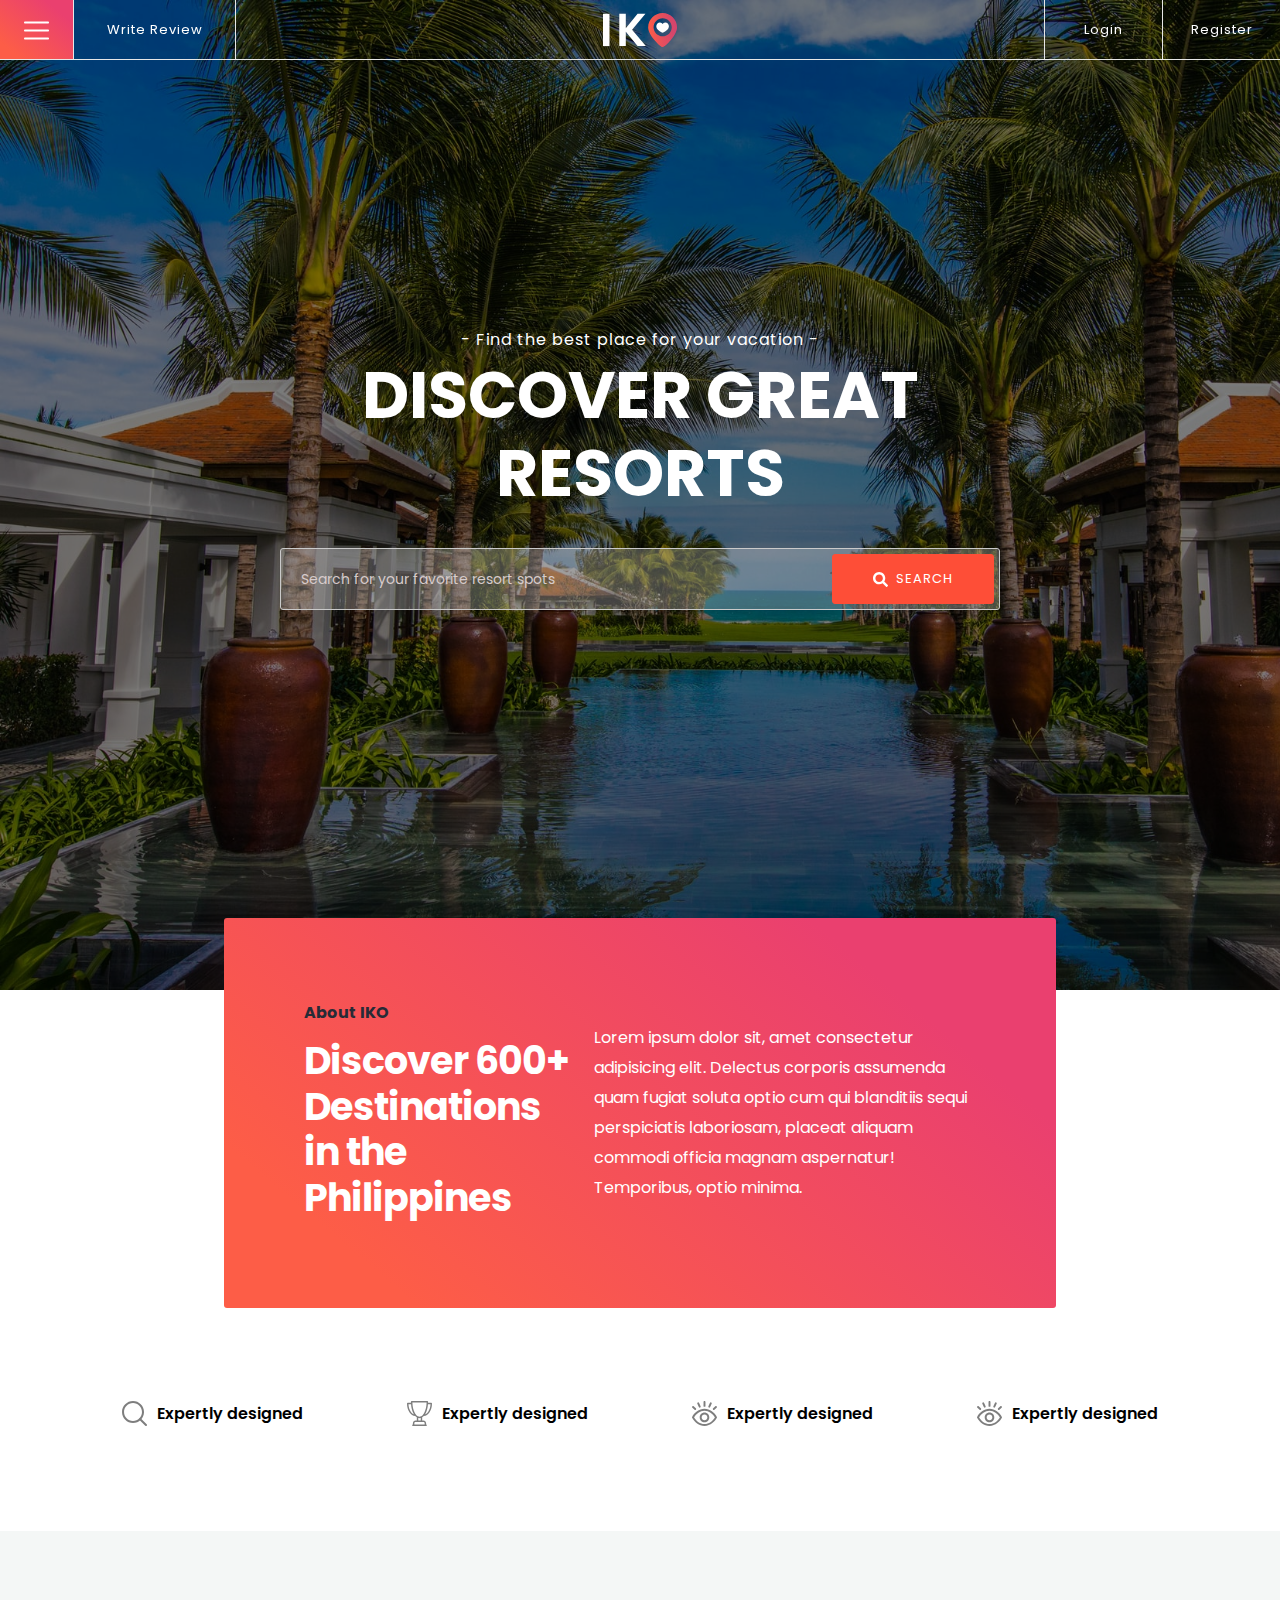
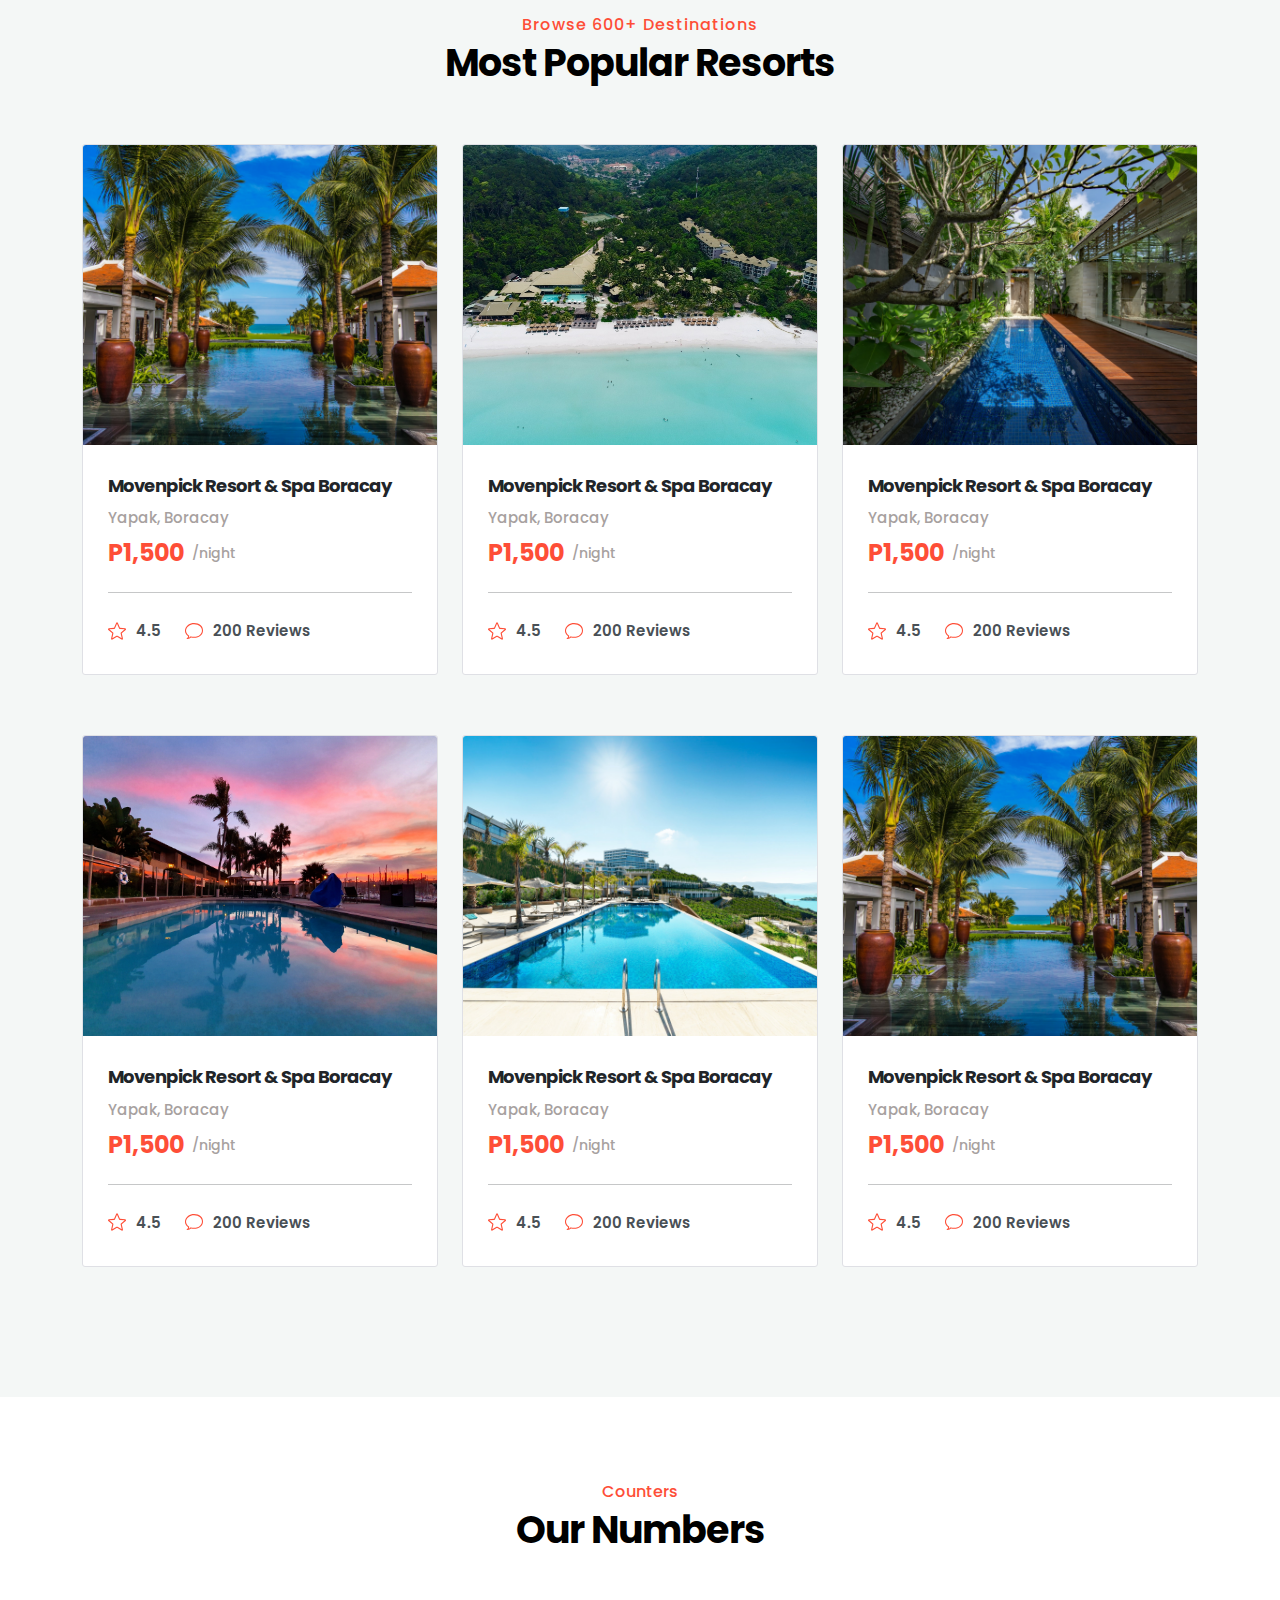
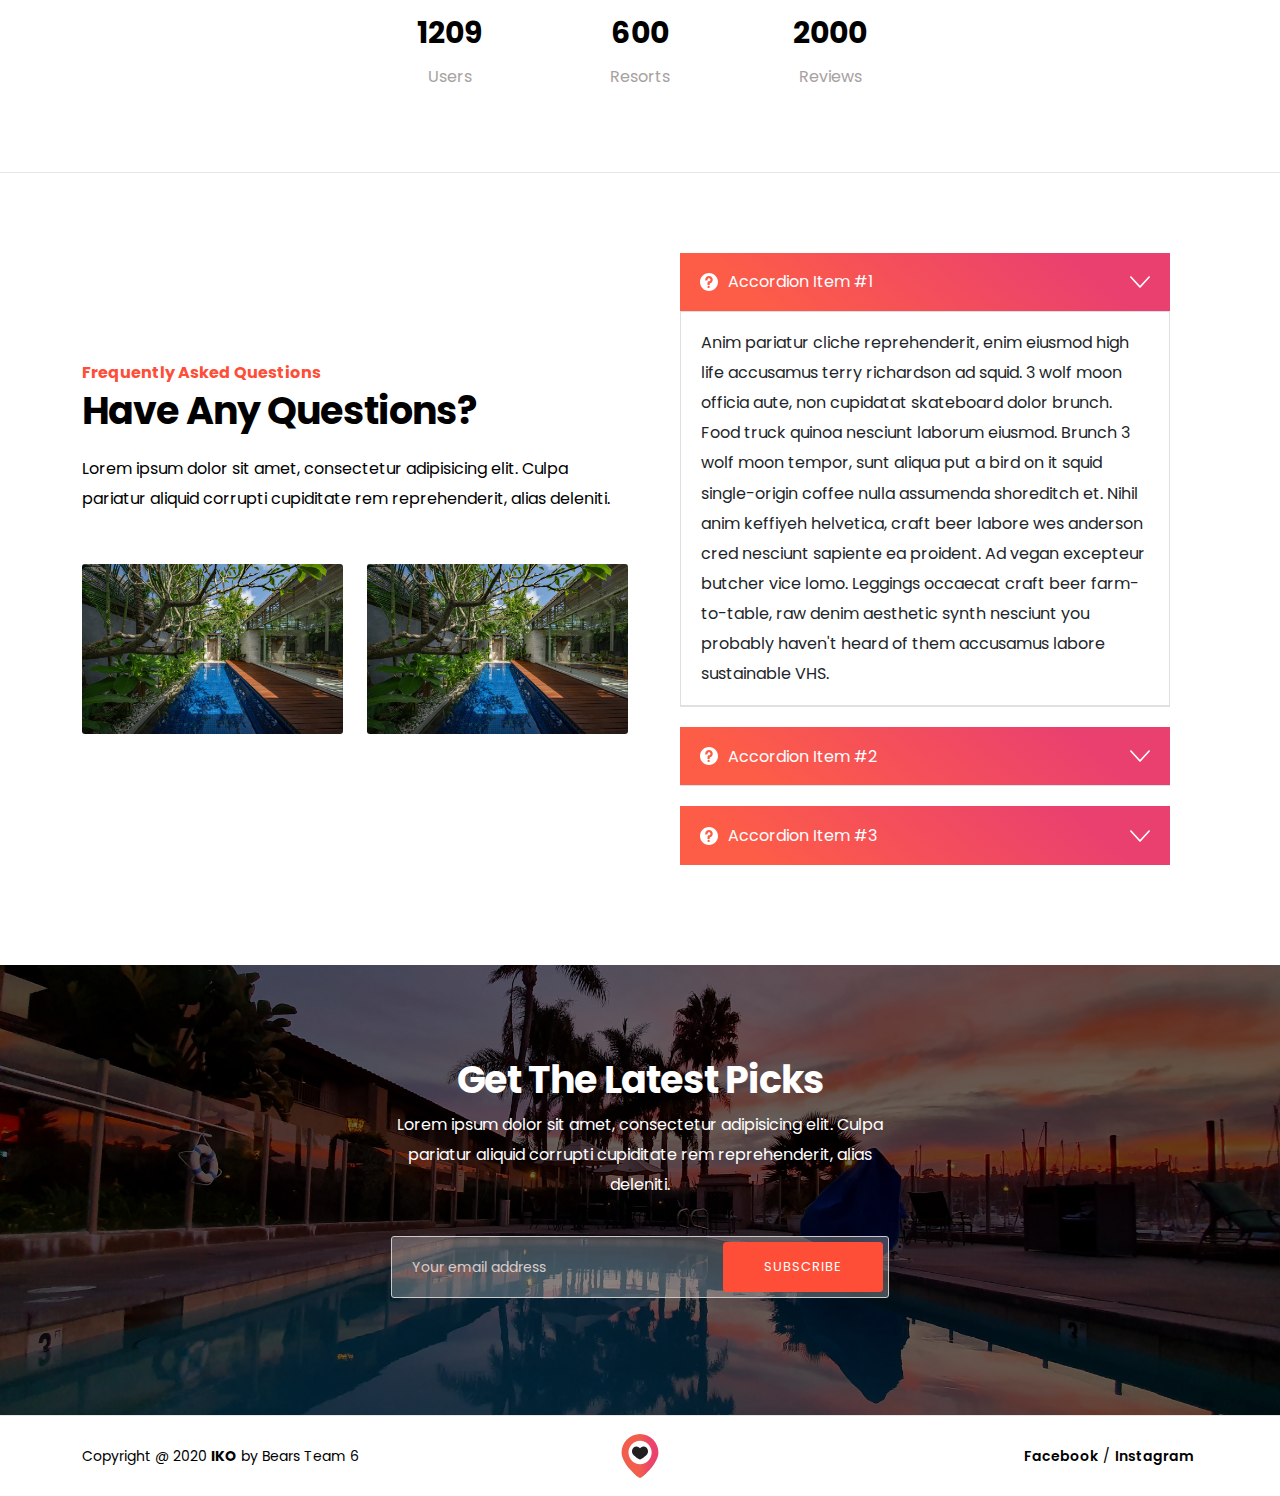
<file: index.html>
<!DOCTYPE html>
<html lang="en">

<head>
    <meta charset="UTF-8">
    <meta name="viewport" content="width=device-width, initial-scale=1.0">
    <title>Homepage</title>

    <!-- css links -->
    <link rel="stylesheet" href="./assets/css/navbar.css">
    <link rel="stylesheet" href="./assets/css/footer.css">
    <link rel="stylesheet" href="./assets/css/style.css">
    <link rel="stylesheet" href="./assets/css/utility.css">

    <link href="https://cdn.jsdelivr.net/npm/bootstrap@5.0.0-beta1/dist/css/bootstrap.min.css" rel="stylesheet"
        crossorigin="anonymous">
    <link rel="preconnect" href="https://fonts.gstatic.com">
    <link href="https://fonts.googleapis.com/css2?family=Poppins:wght@400;500;600;700&display=swap" rel="stylesheet">
</head>

<body>

    <div id="nav-bar">
        <div id="main-nav-bar">
            <div class="nav-divider on-the-left">
                <div id="hamburger-icon" class="hamburger-icon hvr-sweep-to-top">
                    <div class="hamburger">
                        <svg id="svg-menu" style="fill: #fff" viewBox="0 -53 384 384"
                            xmlns="http://www.w3.org/2000/svg">
                            <path
                                d="m368 154.667969h-352c-8.832031 0-16-7.167969-16-16s7.167969-16 16-16h352c8.832031 0 16 7.167969 16 16s-7.167969 16-16 16zm0 0" />
                            <path
                                d="m368 32h-352c-8.832031 0-16-7.167969-16-16s7.167969-16 16-16h352c8.832031 0 16 7.167969 16 16s-7.167969 16-16 16zm0 0" />
                            <path
                                d="m368 277.332031h-352c-8.832031 0-16-7.167969-16-16s7.167969-16 16-16h352c8.832031 0 16 7.167969 16 16s-7.167969 16-16 16zm0 0" />
                        </svg>
                    </div>
                </div>
                <div class="divider-line"></div>
                <div class="nav-item write-review-link hvr-sweep-to-top">Write Review</div>
                <div class="divider-line"></div>
            </div>
            <div class="nav-divider on-the-right">
                <div class="divider-line"></div>
                <div class="nav-item login-link hvr-sweep-to-top">Login</div>
                <div class="divider-line"></div>
                <div class="nav-item register-link hvr-sweep-to-top">Register</div>
            </div>
            <a href="#" class="main-logo">
                <?xml version="1.0" encoding="utf-8"?>
                <svg id="svg-logo" style="fill: #fff" version="1.1" xmlns="http://www.w3.org/2000/svg"
                    xmlns:xlink="http://www.w3.org/1999/xlink" x="0px" y="0px" viewBox="0 0 800 400" <g>
                        <defs>
                            <linearGradient id="grad3" x1="0%" y1="0%" x2="100%" y2="0%">
                              <stop offset="0%" style="stop-color:#FD5D47;stop-opacity:100%" />
                              <stop offset="100%" style="stop-color:#EA406F;stop-opacity:85%" />
                            </linearGradient>
                          </defs>
                    <g>
                        <path d="M95,38v323H30V38H95z" />
                        <path d="M454.4,38L320.7,198.1L458.1,361h-82.2L258,217.1V361h-65V38h65v144.8L375.9,38H454.4z" />
                    </g>
                    <g>
                        <path class="st0" fill="url('#grad3')" d="M626.1,29.4c-79.7,0-144.5,64.8-144.5,144.5c0,45.4,40.1,99.4,64,127.5c15.2,17.9,62.7,69.1,80.5,69.1
			c21.5,0,80.1-68.4,80.7-69.1c23.8-28.1,63.8-82.1,63.8-127.5C770.6,94.2,705.8,29.4,626.1,29.4z M717.5,172.8
			c0,50.1-40.7,90.8-90.8,90.8c-50.1,0-90.8-40.7-90.8-90.8S576.6,82,626.7,82C676.7,82,717.5,122.7,717.5,172.8z" />
                        <path class="st0" d="M652.8,125.4c-12.3,0-21.4,8.4-26.7,14.2c-5.1-5.8-14-14.2-26.7-14.2c-19.2,0-35.1,15.5-36.2,35.3
			c-0.6,12,3.9,20.5,7.4,25.9c8.2,12.6,44.4,39.7,55.5,39.7c11.3,0,46.9-26.7,55.4-39.7c3.5-5.4,8.1-13.9,7.4-25.9
			C687.9,140.9,672,125.4,652.8,125.4z" />
                    </g>
                    </g>
                </svg>

            </a>
            <div class="bottom-line"></div>
        </div>

        <div id="mega-menu" class="mega-menu hidden">
            <div class="overlay-menu">
                <nav>
                    <div class="container">
                        <div class="row">
                            <div class="col-sm-6">
                                <a href="#">Home</a>
                                <a href="#">About Us</a>
                                <a href="#">Explore</a>
                                <a href="#">Write Review</a>
                            </div>
                            <div class="col-sm-6">
                                <a href="#">Help Center</a>
                                <a href="#">Contact</a>
                                <a href="#">Login</a>
                                <a href="#">Register</a>
                            </div>
                        </div>
                    </div>
                </nav>
            </div>
        </div>
    </div>

    <div class="hero">
        <div class="overlay-img"></div>
        <div class="container hero-container">
            <div class="row">
                <div class="col-md-8 offset-md-2 col-sm-12 hero-content">
                    <h4 class="fweight-400">- Find the best place for your vacation -</h4>
                    <h3 class="fweight-700">Discover great resorts</h3>
                    <div class="search-bar-container">
                        <form action="#">
                            <input type="text" class="search-resort"
                                placeholder="Search for your favorite resort spots">
                            <button type="submit">
                                <svg version="1.1" id="Capa_1" xmlns="http://www.w3.org/2000/svg"
                                    xmlns:xlink="http://www.w3.org/1999/xlink" x="0px" y="0px"
                                    viewBox="0 0 124.524 124.524" style="enable-background:new 0 0 124.524 124.524;"
                                    xml:space="preserve">
                                    <g>
                                        <path d="M51,102.05c10.5,0,20.2-3.2,28.3-8.6l29.3,29.3c2.301,2.3,6.101,2.3,8.5,0l5.7-5.7c2.3-2.3,2.3-6.1,0-8.5L93.4,79.35
		c5.399-8.1,8.6-17.8,8.6-28.3c0-28.1-22.9-51-51-51c-28.1,0-51,22.9-51,51C0,79.149,22.8,102.05,51,102.05z M51,20.05
		c17.1,0,31,13.9,31,31c0,17.1-13.9,31-31,31c-17.1,0-31-13.9-31-31C20,33.95,33.9,20.05,51,20.05z" />
                                    </g>
                                    <g>
                                    </g>
                                    <g>
                                    </g>
                                    <g>
                                    </g>
                                    <g>
                                    </g>
                                    <g>
                                    </g>
                                    <g>
                                    </g>
                                    <g>
                                    </g>
                                    <g>
                                    </g>
                                    <g>
                                    </g>
                                    <g>
                                    </g>
                                    <g>
                                    </g>
                                    <g>
                                    </g>
                                    <g>
                                    </g>
                                    <g>
                                    </g>
                                    <g>
                                    </g>
                                </svg>
                                SEARCH</button>
                        </form>
                    </div>
                </div>
            </div>
        </div>
    </div>

    <div class="about">
        <div class="container">
            <div class="row">
                <div class="col-lg-5 col-md-12 title-card-container">
                    <div class="title">
                        <p class="fweight-700 subtitle">About IKO</p>
                        <h3 class="fweight-700">Discover 600+ Destinations in the Philippines</h3>
                    </div>
                </div>
                <div class="col-lg-7 col-md-12 title-card-container">
                    <p>Lorem ipsum dolor sit, amet consectetur adipisicing elit. Delectus corporis assumenda quam fugiat
                        soluta optio cum qui blanditiis sequi perspiciatis laboriosam, placeat aliquam commodi officia
                        magnam aspernatur! Temporibus, optio minima.</p>
                </div>
            </div>
        </div>
    </div>

    <div class="iko-steps">
        <div class="container">
            <div class="row list">
                <div class="col-lg-3 col-sm-6 col-xs-12 item">
                    <img src="./assets/images/loupe.svg" alt="Search">
                    <h4 class="title">Expertly designed</h4>
                </div>
                <div class="col-lg-3 col-sm-6 col-xs-12 item">
                    <img src="./assets/images/trophy.svg" alt="Trophy">
                    <h4 class="title">Expertly designed</h4>
                </div>
                <div class="col-lg-3 col-sm-6 col-xs-12 item">
                    <img src="./assets/images/eye.svg" alt="Eye">
                    <h4 class="title">Expertly designed</h4>
                </div>
                <div class="col-lg-3 col-sm-6 col-xs-12 item">
                    <img src="./assets/images/eye.svg" alt="Eye">
                    <h4 class="title">Expertly designed</h4>
                </div>
            </div>
        </div>
    </div>

    <div class="most-popular section pt-80">
        <div class="container">
            <div class="row">
                <div class="col-lg-12 title-card-container">
                    <div class="title">
                        <p class="fweight-500 subtitle">Browse 600+ Destinations</p>
                        <h3 class="fweight-700">Most Popular Resorts</h3>
                    </div>
                </div>
                <div class="col-lg-4 col-md-6 col-sm-12">
                    <div class="popular-item card">
                        <img src="./assets/images/img5.jpg" alt="image 3">
                        <div class="info">
                            <h3 class="title fweight-700">Movenpick Resort & Spa Boracay</h3>
                            <p class="location fweight-500">Yapak, Boracay</p>
                            <h4 class="price fweight-700">P1,500 <span class="fweight-500">/night</span></h4>
                            <hr>
                            <div class="card-bottom">
                                <div class="rating">
                                    <svg viewBox="0 -10 511.98685 511" xmlns="http://www.w3.org/2000/svg"
                                        style="fill: #fe4e37">
                                        <path
                                            d="m114.59375 491.140625c-5.609375 0-11.179688-1.75-15.933594-5.1875-8.855468-6.417969-12.992187-17.449219-10.582031-28.09375l32.9375-145.089844-111.703125-97.960937c-8.210938-7.167969-11.347656-18.519532-7.976562-28.90625 3.371093-10.367188 12.542968-17.707032 23.402343-18.710938l147.796875-13.417968 58.433594-136.746094c4.308594-10.046875 14.121094-16.535156 25.023438-16.535156 10.902343 0 20.714843 6.488281 25.023437 16.511718l58.433594 136.769532 147.773437 13.417968c10.882813.980469 20.054688 8.34375 23.425782 18.710938 3.371093 10.367187.253906 21.738281-7.957032 28.90625l-111.703125 97.941406 32.9375 145.085938c2.414063 10.667968-1.726562 21.699218-10.578125 28.097656-8.832031 6.398437-20.609375 6.890625-29.910156 1.300781l-127.445312-76.160156-127.445313 76.203125c-4.308594 2.558594-9.109375 3.863281-13.953125 3.863281zm141.398438-112.875c4.84375 0 9.640624 1.300781 13.953124 3.859375l120.277344 71.9375-31.085937-136.941406c-2.21875-9.746094 1.089843-19.921875 8.621093-26.515625l105.472657-92.5-139.542969-12.671875c-10.046875-.917969-18.6875-7.234375-22.613281-16.492188l-55.082031-129.046875-55.148438 129.066407c-3.882812 9.195312-12.523438 15.511718-22.546875 16.429687l-139.5625 12.671875 105.46875 92.5c7.554687 6.613281 10.859375 16.769531 8.621094 26.539062l-31.0625 136.9375 120.277343-71.914062c4.308594-2.558594 9.109376-3.859375 13.953126-3.859375zm-8-221.847656s0 .023437-.023438.042969zm169.128906-.0625.023438.042969c0-.023438 0-.023438-.023438-.042969zm0 0" />
                                    </svg>
                                    <p class="fweight-600">4.5</p>
                                </div>
                                <div class="reviews">
                                    <svg id="Capa_1" enable-background="new 0 0 511.072 511.072"
                                        viewBox="0 0 511.072 511.072" xmlns="http://www.w3.org/2000/svg"
                                        style="fill: #fe4e37">
                                        <g id="Speech_Bubble_48_">
                                            <g>
                                                <path
                                                    d="m74.39 480.536h-36.213l25.607-25.607c13.807-13.807 22.429-31.765 24.747-51.246-36.029-23.644-62.375-54.751-76.478-90.425-14.093-35.647-15.864-74.888-5.121-113.482 12.89-46.309 43.123-88.518 85.128-118.853 45.646-32.963 102.47-50.387 164.33-50.387 77.927 0 143.611 22.389 189.948 64.745 41.744 38.159 64.734 89.63 64.734 144.933 0 26.868-5.471 53.011-16.26 77.703-11.165 25.551-27.514 48.302-48.593 67.619-46.399 42.523-112.042 65-189.83 65-28.877 0-59.01-3.855-85.913-10.929-25.465 26.123-59.972 40.929-96.086 40.929zm182-420c-124.039 0-200.15 73.973-220.557 147.285-19.284 69.28 9.143 134.743 76.043 175.115l7.475 4.511-.23 8.727c-.456 17.274-4.574 33.912-11.945 48.952 17.949-6.073 34.236-17.083 46.99-32.151l6.342-7.493 9.405 2.813c26.393 7.894 57.104 12.241 86.477 12.241 154.372 0 224.682-93.473 224.682-180.322 0-46.776-19.524-90.384-54.976-122.79-40.713-37.216-99.397-56.888-169.706-56.888z" />
                                            </g>
                                        </g>
                                    </svg>
                                    <p class="fweight-600">200 Reviews</p>
                                </div>
                            </div>
                        </div>
                    </div>
                </div>
                <div class="col-lg-4 col-md-6 col-sm-12">
                    <div class="popular-item card">
                        <img src="./assets/images/img2.jpg" alt="image 3">
                        <div class="info">
                            <h3 class="title fweight-700">Movenpick Resort & Spa Boracay</h3>
                            <p class="location fweight-500">Yapak, Boracay</p>
                            <h4 class="price fweight-700">P1,500 <span class="fweight-500">/night</span></h4>
                            <hr>
                            <div class="card-bottom">
                                <div class="rating">
                                    <svg viewBox="0 -10 511.98685 511" xmlns="http://www.w3.org/2000/svg"
                                        style="fill: #fe4e37">
                                        <path
                                            d="m114.59375 491.140625c-5.609375 0-11.179688-1.75-15.933594-5.1875-8.855468-6.417969-12.992187-17.449219-10.582031-28.09375l32.9375-145.089844-111.703125-97.960937c-8.210938-7.167969-11.347656-18.519532-7.976562-28.90625 3.371093-10.367188 12.542968-17.707032 23.402343-18.710938l147.796875-13.417968 58.433594-136.746094c4.308594-10.046875 14.121094-16.535156 25.023438-16.535156 10.902343 0 20.714843 6.488281 25.023437 16.511718l58.433594 136.769532 147.773437 13.417968c10.882813.980469 20.054688 8.34375 23.425782 18.710938 3.371093 10.367187.253906 21.738281-7.957032 28.90625l-111.703125 97.941406 32.9375 145.085938c2.414063 10.667968-1.726562 21.699218-10.578125 28.097656-8.832031 6.398437-20.609375 6.890625-29.910156 1.300781l-127.445312-76.160156-127.445313 76.203125c-4.308594 2.558594-9.109375 3.863281-13.953125 3.863281zm141.398438-112.875c4.84375 0 9.640624 1.300781 13.953124 3.859375l120.277344 71.9375-31.085937-136.941406c-2.21875-9.746094 1.089843-19.921875 8.621093-26.515625l105.472657-92.5-139.542969-12.671875c-10.046875-.917969-18.6875-7.234375-22.613281-16.492188l-55.082031-129.046875-55.148438 129.066407c-3.882812 9.195312-12.523438 15.511718-22.546875 16.429687l-139.5625 12.671875 105.46875 92.5c7.554687 6.613281 10.859375 16.769531 8.621094 26.539062l-31.0625 136.9375 120.277343-71.914062c4.308594-2.558594 9.109376-3.859375 13.953126-3.859375zm-8-221.847656s0 .023437-.023438.042969zm169.128906-.0625.023438.042969c0-.023438 0-.023438-.023438-.042969zm0 0" />
                                    </svg>
                                    <p class="fweight-600">4.5</p>
                                </div>
                                <div class="reviews">
                                    <svg id="Capa_1" enable-background="new 0 0 511.072 511.072"
                                        viewBox="0 0 511.072 511.072" xmlns="http://www.w3.org/2000/svg"
                                        style="fill: #fe4e37">
                                        <g id="Speech_Bubble_48_">
                                            <g>
                                                <path
                                                    d="m74.39 480.536h-36.213l25.607-25.607c13.807-13.807 22.429-31.765 24.747-51.246-36.029-23.644-62.375-54.751-76.478-90.425-14.093-35.647-15.864-74.888-5.121-113.482 12.89-46.309 43.123-88.518 85.128-118.853 45.646-32.963 102.47-50.387 164.33-50.387 77.927 0 143.611 22.389 189.948 64.745 41.744 38.159 64.734 89.63 64.734 144.933 0 26.868-5.471 53.011-16.26 77.703-11.165 25.551-27.514 48.302-48.593 67.619-46.399 42.523-112.042 65-189.83 65-28.877 0-59.01-3.855-85.913-10.929-25.465 26.123-59.972 40.929-96.086 40.929zm182-420c-124.039 0-200.15 73.973-220.557 147.285-19.284 69.28 9.143 134.743 76.043 175.115l7.475 4.511-.23 8.727c-.456 17.274-4.574 33.912-11.945 48.952 17.949-6.073 34.236-17.083 46.99-32.151l6.342-7.493 9.405 2.813c26.393 7.894 57.104 12.241 86.477 12.241 154.372 0 224.682-93.473 224.682-180.322 0-46.776-19.524-90.384-54.976-122.79-40.713-37.216-99.397-56.888-169.706-56.888z" />
                                            </g>
                                        </g>
                                    </svg>
                                    <p class="fweight-600">200 Reviews</p>
                                </div>
                            </div>
                        </div>
                    </div>
                </div>
                <div class="col-lg-4 col-md-6 col-sm-12">
                    <div class="popular-item card">
                        <img src="./assets/images/img1.jpg" alt="image 3">
                        <div class="info">
                            <h3 class="title fweight-700">Movenpick Resort & Spa Boracay</h3>
                            <p class="location fweight-500">Yapak, Boracay</p>
                            <h4 class="price fweight-700">P1,500 <span class="fweight-500">/night</span></h4>
                            <hr>
                            <div class="card-bottom">
                                <div class="rating">
                                    <svg viewBox="0 -10 511.98685 511" xmlns="http://www.w3.org/2000/svg"
                                        style="fill: #fe4e37">
                                        <path
                                            d="m114.59375 491.140625c-5.609375 0-11.179688-1.75-15.933594-5.1875-8.855468-6.417969-12.992187-17.449219-10.582031-28.09375l32.9375-145.089844-111.703125-97.960937c-8.210938-7.167969-11.347656-18.519532-7.976562-28.90625 3.371093-10.367188 12.542968-17.707032 23.402343-18.710938l147.796875-13.417968 58.433594-136.746094c4.308594-10.046875 14.121094-16.535156 25.023438-16.535156 10.902343 0 20.714843 6.488281 25.023437 16.511718l58.433594 136.769532 147.773437 13.417968c10.882813.980469 20.054688 8.34375 23.425782 18.710938 3.371093 10.367187.253906 21.738281-7.957032 28.90625l-111.703125 97.941406 32.9375 145.085938c2.414063 10.667968-1.726562 21.699218-10.578125 28.097656-8.832031 6.398437-20.609375 6.890625-29.910156 1.300781l-127.445312-76.160156-127.445313 76.203125c-4.308594 2.558594-9.109375 3.863281-13.953125 3.863281zm141.398438-112.875c4.84375 0 9.640624 1.300781 13.953124 3.859375l120.277344 71.9375-31.085937-136.941406c-2.21875-9.746094 1.089843-19.921875 8.621093-26.515625l105.472657-92.5-139.542969-12.671875c-10.046875-.917969-18.6875-7.234375-22.613281-16.492188l-55.082031-129.046875-55.148438 129.066407c-3.882812 9.195312-12.523438 15.511718-22.546875 16.429687l-139.5625 12.671875 105.46875 92.5c7.554687 6.613281 10.859375 16.769531 8.621094 26.539062l-31.0625 136.9375 120.277343-71.914062c4.308594-2.558594 9.109376-3.859375 13.953126-3.859375zm-8-221.847656s0 .023437-.023438.042969zm169.128906-.0625.023438.042969c0-.023438 0-.023438-.023438-.042969zm0 0" />
                                    </svg>
                                    <p class="fweight-600">4.5</p>
                                </div>
                                <div class="reviews">
                                    <svg id="Capa_1" enable-background="new 0 0 511.072 511.072"
                                        viewBox="0 0 511.072 511.072" xmlns="http://www.w3.org/2000/svg"
                                        style="fill: #fe4e37">
                                        <g id="Speech_Bubble_48_">
                                            <g>
                                                <path
                                                    d="m74.39 480.536h-36.213l25.607-25.607c13.807-13.807 22.429-31.765 24.747-51.246-36.029-23.644-62.375-54.751-76.478-90.425-14.093-35.647-15.864-74.888-5.121-113.482 12.89-46.309 43.123-88.518 85.128-118.853 45.646-32.963 102.47-50.387 164.33-50.387 77.927 0 143.611 22.389 189.948 64.745 41.744 38.159 64.734 89.63 64.734 144.933 0 26.868-5.471 53.011-16.26 77.703-11.165 25.551-27.514 48.302-48.593 67.619-46.399 42.523-112.042 65-189.83 65-28.877 0-59.01-3.855-85.913-10.929-25.465 26.123-59.972 40.929-96.086 40.929zm182-420c-124.039 0-200.15 73.973-220.557 147.285-19.284 69.28 9.143 134.743 76.043 175.115l7.475 4.511-.23 8.727c-.456 17.274-4.574 33.912-11.945 48.952 17.949-6.073 34.236-17.083 46.99-32.151l6.342-7.493 9.405 2.813c26.393 7.894 57.104 12.241 86.477 12.241 154.372 0 224.682-93.473 224.682-180.322 0-46.776-19.524-90.384-54.976-122.79-40.713-37.216-99.397-56.888-169.706-56.888z" />
                                            </g>
                                        </g>
                                    </svg>
                                    <p class="fweight-600">200 Reviews</p>
                                </div>
                            </div>
                        </div>
                    </div>
                </div>
                <div class="col-lg-4 col-md-6 col-sm-12">
                    <div class="popular-item card">
                        <img src="./assets/images/img3.jpg" alt="image 3">
                        <div class="info">
                            <h3 class="title fweight-700">Movenpick Resort & Spa Boracay</h3>
                            <p class="location fweight-500">Yapak, Boracay</p>
                            <h4 class="price fweight-700">P1,500 <span class="fweight-500">/night</span></h4>
                            <hr>
                            <div class="card-bottom">
                                <div class="rating">
                                    <svg viewBox="0 -10 511.98685 511" xmlns="http://www.w3.org/2000/svg"
                                        style="fill: #fe4e37">
                                        <path
                                            d="m114.59375 491.140625c-5.609375 0-11.179688-1.75-15.933594-5.1875-8.855468-6.417969-12.992187-17.449219-10.582031-28.09375l32.9375-145.089844-111.703125-97.960937c-8.210938-7.167969-11.347656-18.519532-7.976562-28.90625 3.371093-10.367188 12.542968-17.707032 23.402343-18.710938l147.796875-13.417968 58.433594-136.746094c4.308594-10.046875 14.121094-16.535156 25.023438-16.535156 10.902343 0 20.714843 6.488281 25.023437 16.511718l58.433594 136.769532 147.773437 13.417968c10.882813.980469 20.054688 8.34375 23.425782 18.710938 3.371093 10.367187.253906 21.738281-7.957032 28.90625l-111.703125 97.941406 32.9375 145.085938c2.414063 10.667968-1.726562 21.699218-10.578125 28.097656-8.832031 6.398437-20.609375 6.890625-29.910156 1.300781l-127.445312-76.160156-127.445313 76.203125c-4.308594 2.558594-9.109375 3.863281-13.953125 3.863281zm141.398438-112.875c4.84375 0 9.640624 1.300781 13.953124 3.859375l120.277344 71.9375-31.085937-136.941406c-2.21875-9.746094 1.089843-19.921875 8.621093-26.515625l105.472657-92.5-139.542969-12.671875c-10.046875-.917969-18.6875-7.234375-22.613281-16.492188l-55.082031-129.046875-55.148438 129.066407c-3.882812 9.195312-12.523438 15.511718-22.546875 16.429687l-139.5625 12.671875 105.46875 92.5c7.554687 6.613281 10.859375 16.769531 8.621094 26.539062l-31.0625 136.9375 120.277343-71.914062c4.308594-2.558594 9.109376-3.859375 13.953126-3.859375zm-8-221.847656s0 .023437-.023438.042969zm169.128906-.0625.023438.042969c0-.023438 0-.023438-.023438-.042969zm0 0" />
                                    </svg>
                                    <p class="fweight-600">4.5</p>
                                </div>
                                <div class="reviews">
                                    <svg id="Capa_1" enable-background="new 0 0 511.072 511.072"
                                        viewBox="0 0 511.072 511.072" xmlns="http://www.w3.org/2000/svg"
                                        style="fill: #fe4e37">
                                        <g id="Speech_Bubble_48_">
                                            <g>
                                                <path
                                                    d="m74.39 480.536h-36.213l25.607-25.607c13.807-13.807 22.429-31.765 24.747-51.246-36.029-23.644-62.375-54.751-76.478-90.425-14.093-35.647-15.864-74.888-5.121-113.482 12.89-46.309 43.123-88.518 85.128-118.853 45.646-32.963 102.47-50.387 164.33-50.387 77.927 0 143.611 22.389 189.948 64.745 41.744 38.159 64.734 89.63 64.734 144.933 0 26.868-5.471 53.011-16.26 77.703-11.165 25.551-27.514 48.302-48.593 67.619-46.399 42.523-112.042 65-189.83 65-28.877 0-59.01-3.855-85.913-10.929-25.465 26.123-59.972 40.929-96.086 40.929zm182-420c-124.039 0-200.15 73.973-220.557 147.285-19.284 69.28 9.143 134.743 76.043 175.115l7.475 4.511-.23 8.727c-.456 17.274-4.574 33.912-11.945 48.952 17.949-6.073 34.236-17.083 46.99-32.151l6.342-7.493 9.405 2.813c26.393 7.894 57.104 12.241 86.477 12.241 154.372 0 224.682-93.473 224.682-180.322 0-46.776-19.524-90.384-54.976-122.79-40.713-37.216-99.397-56.888-169.706-56.888z" />
                                            </g>
                                        </g>
                                    </svg>
                                    <p class="fweight-600">200 Reviews</p>
                                </div>
                            </div>
                        </div>
                    </div>
                </div>
                <div class="col-lg-4 col-md-6 col-sm-12">
                    <div class="popular-item card">
                        <img src="./assets/images/img4.jpg" alt="image 3">
                        <div class="info">
                            <h3 class="title fweight-700">Movenpick Resort & Spa Boracay</h3>
                            <p class="location fweight-500">Yapak, Boracay</p>
                            <h4 class="price fweight-700">P1,500 <span class="fweight-500">/night</span></h4>
                            <hr>
                            <div class="card-bottom">
                                <div class="rating">
                                    <svg viewBox="0 -10 511.98685 511" xmlns="http://www.w3.org/2000/svg"
                                        style="fill: #fe4e37">
                                        <path
                                            d="m114.59375 491.140625c-5.609375 0-11.179688-1.75-15.933594-5.1875-8.855468-6.417969-12.992187-17.449219-10.582031-28.09375l32.9375-145.089844-111.703125-97.960937c-8.210938-7.167969-11.347656-18.519532-7.976562-28.90625 3.371093-10.367188 12.542968-17.707032 23.402343-18.710938l147.796875-13.417968 58.433594-136.746094c4.308594-10.046875 14.121094-16.535156 25.023438-16.535156 10.902343 0 20.714843 6.488281 25.023437 16.511718l58.433594 136.769532 147.773437 13.417968c10.882813.980469 20.054688 8.34375 23.425782 18.710938 3.371093 10.367187.253906 21.738281-7.957032 28.90625l-111.703125 97.941406 32.9375 145.085938c2.414063 10.667968-1.726562 21.699218-10.578125 28.097656-8.832031 6.398437-20.609375 6.890625-29.910156 1.300781l-127.445312-76.160156-127.445313 76.203125c-4.308594 2.558594-9.109375 3.863281-13.953125 3.863281zm141.398438-112.875c4.84375 0 9.640624 1.300781 13.953124 3.859375l120.277344 71.9375-31.085937-136.941406c-2.21875-9.746094 1.089843-19.921875 8.621093-26.515625l105.472657-92.5-139.542969-12.671875c-10.046875-.917969-18.6875-7.234375-22.613281-16.492188l-55.082031-129.046875-55.148438 129.066407c-3.882812 9.195312-12.523438 15.511718-22.546875 16.429687l-139.5625 12.671875 105.46875 92.5c7.554687 6.613281 10.859375 16.769531 8.621094 26.539062l-31.0625 136.9375 120.277343-71.914062c4.308594-2.558594 9.109376-3.859375 13.953126-3.859375zm-8-221.847656s0 .023437-.023438.042969zm169.128906-.0625.023438.042969c0-.023438 0-.023438-.023438-.042969zm0 0" />
                                    </svg>
                                    <p class="fweight-600">4.5</p>
                                </div>
                                <div class="reviews">
                                    <svg id="Capa_1" enable-background="new 0 0 511.072 511.072"
                                        viewBox="0 0 511.072 511.072" xmlns="http://www.w3.org/2000/svg"
                                        style="fill: #fe4e37">
                                        <g id="Speech_Bubble_48_">
                                            <g>
                                                <path
                                                    d="m74.39 480.536h-36.213l25.607-25.607c13.807-13.807 22.429-31.765 24.747-51.246-36.029-23.644-62.375-54.751-76.478-90.425-14.093-35.647-15.864-74.888-5.121-113.482 12.89-46.309 43.123-88.518 85.128-118.853 45.646-32.963 102.47-50.387 164.33-50.387 77.927 0 143.611 22.389 189.948 64.745 41.744 38.159 64.734 89.63 64.734 144.933 0 26.868-5.471 53.011-16.26 77.703-11.165 25.551-27.514 48.302-48.593 67.619-46.399 42.523-112.042 65-189.83 65-28.877 0-59.01-3.855-85.913-10.929-25.465 26.123-59.972 40.929-96.086 40.929zm182-420c-124.039 0-200.15 73.973-220.557 147.285-19.284 69.28 9.143 134.743 76.043 175.115l7.475 4.511-.23 8.727c-.456 17.274-4.574 33.912-11.945 48.952 17.949-6.073 34.236-17.083 46.99-32.151l6.342-7.493 9.405 2.813c26.393 7.894 57.104 12.241 86.477 12.241 154.372 0 224.682-93.473 224.682-180.322 0-46.776-19.524-90.384-54.976-122.79-40.713-37.216-99.397-56.888-169.706-56.888z" />
                                            </g>
                                        </g>
                                    </svg>
                                    <p class="fweight-600">200 Reviews</p>
                                </div>
                            </div>
                        </div>
                    </div>
                </div>
                <div class="col-lg-4 col-md-6 col-sm-12">
                    <div class="popular-item card">
                        <img src="./assets/images/img5.jpg" alt="image 3">
                        <div class="info">
                            <h3 class="title fweight-700">Movenpick Resort & Spa Boracay</h3>
                            <p class="location fweight-500">Yapak, Boracay</p>
                            <h4 class="price fweight-700">P1,500 <span class="fweight-500">/night</span></h4>
                            <hr>
                            <div class="card-bottom">
                                <div class="rating">
                                    <svg viewBox="0 -10 511.98685 511" xmlns="http://www.w3.org/2000/svg"
                                        style="fill: #fe4e37">
                                        <path
                                            d="m114.59375 491.140625c-5.609375 0-11.179688-1.75-15.933594-5.1875-8.855468-6.417969-12.992187-17.449219-10.582031-28.09375l32.9375-145.089844-111.703125-97.960937c-8.210938-7.167969-11.347656-18.519532-7.976562-28.90625 3.371093-10.367188 12.542968-17.707032 23.402343-18.710938l147.796875-13.417968 58.433594-136.746094c4.308594-10.046875 14.121094-16.535156 25.023438-16.535156 10.902343 0 20.714843 6.488281 25.023437 16.511718l58.433594 136.769532 147.773437 13.417968c10.882813.980469 20.054688 8.34375 23.425782 18.710938 3.371093 10.367187.253906 21.738281-7.957032 28.90625l-111.703125 97.941406 32.9375 145.085938c2.414063 10.667968-1.726562 21.699218-10.578125 28.097656-8.832031 6.398437-20.609375 6.890625-29.910156 1.300781l-127.445312-76.160156-127.445313 76.203125c-4.308594 2.558594-9.109375 3.863281-13.953125 3.863281zm141.398438-112.875c4.84375 0 9.640624 1.300781 13.953124 3.859375l120.277344 71.9375-31.085937-136.941406c-2.21875-9.746094 1.089843-19.921875 8.621093-26.515625l105.472657-92.5-139.542969-12.671875c-10.046875-.917969-18.6875-7.234375-22.613281-16.492188l-55.082031-129.046875-55.148438 129.066407c-3.882812 9.195312-12.523438 15.511718-22.546875 16.429687l-139.5625 12.671875 105.46875 92.5c7.554687 6.613281 10.859375 16.769531 8.621094 26.539062l-31.0625 136.9375 120.277343-71.914062c4.308594-2.558594 9.109376-3.859375 13.953126-3.859375zm-8-221.847656s0 .023437-.023438.042969zm169.128906-.0625.023438.042969c0-.023438 0-.023438-.023438-.042969zm0 0" />
                                    </svg>
                                    <p class="fweight-600">4.5</p>
                                </div>
                                <div class="reviews">
                                    <svg id="Capa_1" enable-background="new 0 0 511.072 511.072"
                                        viewBox="0 0 511.072 511.072" xmlns="http://www.w3.org/2000/svg"
                                        style="fill: #fe4e37">
                                        <g id="Speech_Bubble_48_">
                                            <g>
                                                <path
                                                    d="m74.39 480.536h-36.213l25.607-25.607c13.807-13.807 22.429-31.765 24.747-51.246-36.029-23.644-62.375-54.751-76.478-90.425-14.093-35.647-15.864-74.888-5.121-113.482 12.89-46.309 43.123-88.518 85.128-118.853 45.646-32.963 102.47-50.387 164.33-50.387 77.927 0 143.611 22.389 189.948 64.745 41.744 38.159 64.734 89.63 64.734 144.933 0 26.868-5.471 53.011-16.26 77.703-11.165 25.551-27.514 48.302-48.593 67.619-46.399 42.523-112.042 65-189.83 65-28.877 0-59.01-3.855-85.913-10.929-25.465 26.123-59.972 40.929-96.086 40.929zm182-420c-124.039 0-200.15 73.973-220.557 147.285-19.284 69.28 9.143 134.743 76.043 175.115l7.475 4.511-.23 8.727c-.456 17.274-4.574 33.912-11.945 48.952 17.949-6.073 34.236-17.083 46.99-32.151l6.342-7.493 9.405 2.813c26.393 7.894 57.104 12.241 86.477 12.241 154.372 0 224.682-93.473 224.682-180.322 0-46.776-19.524-90.384-54.976-122.79-40.713-37.216-99.397-56.888-169.706-56.888z" />
                                            </g>
                                        </g>
                                    </svg>
                                    <p class="fweight-600">200 Reviews</p>
                                </div>
                            </div>
                        </div>
                    </div>
                </div>
            </div>
        </div>
    </div>

    <div class="counter pt-80">
        <div class="container">
            <div class="row">
                <div class="col-lg-12 title-card-container">
                    <div class="title">
                        <p class="fweight-500 subtitle">Counters</p>
                        <h3 class="fweight-700">Our Numbers</h3>
                    </div>
                </div>
                <div class="col-lg-2 offset-lg-3 col-xs-12">
                    <p class="count fweight-700">1209</p>
                    <p class="title">Users</p>
                </div>
                <div class="col-lg-2 col-xs-12">
                    <p class="count fweight-700">600</p>
                    <p class="title">Resorts</p>
                </div>
                <div class="col-lg-2 col-xs-12">
                    <p class="count fweight-700">2000</p>
                    <p class="title">Reviews</p>
                </div>
            </div>
        </div>
    </div>

    <div class="faq pt-80">
        <div class="container">
            <div class="row">
                <div class="col-lg-6 col-md-12 title-card-container">
                    <div class="title">
                        <p class="fweight-700 subtitle">Frequently Asked Questions</p>
                        <h3 class="fweight-700">Have Any Questions?</h3>
                        <p class="desc">Lorem ipsum dolor sit amet, consectetur adipisicing elit. Culpa pariatur aliquid corrupti cupiditate rem reprehenderit, alias deleniti.</p>
                        <div class="row faq-img">
                            <div class="col-lg-6 col-sm-6">
                                <img src="./assets/images/img1.jpg" alt="">
                            </div>
                            <div class="col-lg-6 col-sm-6">
                                <img src="./assets/images/img1.jpg" alt="">
                            </div>
                        </div>
                    </div>
                </div>
                <div class="col-lg-6 col-md-12 accordion-container">
                    <div class="accordion accordion-flush" id="accordionFlushExample">
                        <div class="accordion-item">
                            <h2 class="accordion-header" id="flush-headingOne">
                                <button class="accordion-button collapsed" type="button" data-bs-toggle="collapse"
                                    data-bs-target="#flush-collapseOne" aria-expanded="false"
                                    aria-controls="flush-collapseOne">
                                    <img src="./assets/images/information.svg" alt="">
                                    Accordion Item #1
                                </button>
                            </h2>
                            <div id="flush-collapseOne" class="accordion-collapse collapse show"
                                aria-labelledby="flush-headingOne" data-bs-parent="#accordionFlushExample">
                                <div class="accordion-body">Anim pariatur cliche reprehenderit, enim eiusmod high life
                                    accusamus terry richardson ad squid. 3 wolf moon officia aute, non cupidatat
                                    skateboard dolor brunch. Food truck quinoa nesciunt laborum eiusmod. Brunch 3 wolf
                                    moon tempor, sunt aliqua put a bird on it squid single-origin coffee nulla assumenda
                                    shoreditch et. Nihil anim keffiyeh helvetica, craft beer labore wes anderson cred
                                    nesciunt sapiente ea proident. Ad vegan excepteur butcher vice lomo. Leggings
                                    occaecat craft beer farm-to-table, raw denim aesthetic synth nesciunt you probably
                                    haven't heard of them accusamus labore sustainable VHS.</div>
                            </div>
                        </div>
                        <div class="accordion-item">
                            <h2 class="accordion-header" id="flush-headingTwo">
                                <button class="accordion-button collapsed" type="button" data-bs-toggle="collapse"
                                    data-bs-target="#flush-collapseTwo" aria-expanded="false"
                                    aria-controls="flush-collapseTwo">
                                    <img src="./assets/images/information.svg" alt="">
                                    Accordion Item #2
                                </button>
                            </h2>
                            <div id="flush-collapseTwo" class="accordion-collapse collapse"
                                aria-labelledby="flush-headingTwo" data-bs-parent="#accordionFlushExample">
                                <div class="accordion-body">Anim pariatur cliche reprehenderit, enim eiusmod high life
                                    accusamus terry richardson ad squid. 3 wolf moon officia aute, non cupidatat
                                    skateboard dolor brunch. Food truck quinoa nesciunt laborum eiusmod. Brunch 3 wolf
                                    moon tempor, sunt aliqua put a bird on it squid single-origin coffee nulla assumenda
                                    shoreditch et. Nihil anim keffiyeh helvetica, craft beer labore wes anderson cred
                                    nesciunt sapiente ea proident. Ad vegan excepteur butcher vice lomo. Leggings
                                    occaecat craft beer farm-to-table, raw denim aesthetic synth nesciunt you probably
                                    haven't heard of them accusamus labore sustainable VHS.</div>
                            </div>
                        </div>
                        <div class="accordion-item">
                            <h2 class="accordion-header" id="flush-headingThree">
                                <button class="accordion-button collapsed" type="button" data-bs-toggle="collapse"
                                    data-bs-target="#flush-collapseThree" aria-expanded="false"
                                    aria-controls="flush-collapseThree">
                                    <img src="./assets/images/information.svg" alt="">
                                    Accordion Item #3
                                </button>
                            </h2>
                            <div id="flush-collapseThree" class="accordion-collapse collapse"
                                aria-labelledby="flush-headingThree" data-bs-parent="#accordionFlushExample">
                                <div class="accordion-body">Anim pariatur cliche reprehenderit, enim eiusmod high life
                                    accusamus terry richardson ad squid. 3 wolf moon officia aute, non cupidatat
                                    skateboard dolor brunch. Food truck quinoa nesciunt laborum eiusmod. Brunch 3 wolf
                                    moon tempor, sunt aliqua put a bird on it squid single-origin coffee nulla assumenda
                                    shoreditch et. Nihil anim keffiyeh helvetica, craft beer labore wes anderson cred
                                    nesciunt sapiente ea proident. Ad vegan excepteur butcher vice lomo. Leggings
                                    occaecat craft beer farm-to-table, raw denim aesthetic synth nesciunt you probably
                                    haven't heard of them accusamus labore sustainable VHS.</div>
                            </div>
                        </div>
                    </div>
                </div>
            </div>
        </div>
    </div>

    <div class="subscription">
        <div class="overlay-img"></div>
        <div class="container">
            <div class="col-lg-6 offset-lg-3 col-sm-12 title-card-container">
                <div class="title">
                    <h3 class="fweight-700">Get The Latest Picks</h3>
                    <p class="desc">Lorem ipsum dolor sit amet, consectetur adipisicing elit. Culpa pariatur aliquid corrupti cupiditate rem reprehenderit, alias deleniti.</p>
                    <div class="search-bar-container">
                        <form action="#">
                            <input type="text" class="search-resort"
                                placeholder="Your email address">
                            <button type="submit">SUBSCRIBE</button>
                        </form>
                    </div>
                </div>
            </div>
        </div>
    </div>

    <footer>
        <div class="container">
            <div class="row">
                <div class="col-lg-4 col-md-12 content">
                    <p>Copyright @ 2020 <span class="fweight-700">IKO</span> by Bears Team 6</p>
                </div>
                <div class="col-lg-4 col-md-12 logo float-sm-start">
                    <img src="./assets/images/logo-gradient.svg" alt="Logo">
                </div>
                <div class="col-lg-4 col-md-12 socials content">
                    <a class="fweight-600 link" href="#">Facebook</a> / <a class="fweight-600 link" href="#">Instagram</a>
                </div>
            </div>
        </div>
    </footer>

    <!-- JavaScript Bundle with Popper -->
    <script src="https://cdn.jsdelivr.net/npm/bootstrap@5.0.0-beta1/dist/js/bootstrap.bundle.min.js"
        integrity="sha384-ygbV9kiqUc6oa4msXn9868pTtWMgiQaeYH7/t7LECLbyPA2x65Kgf80OJFdroafW" crossorigin="anonymous">
    </script>
    <script src="./assets/js/script.js"></script>
</body>

</html>
</file>
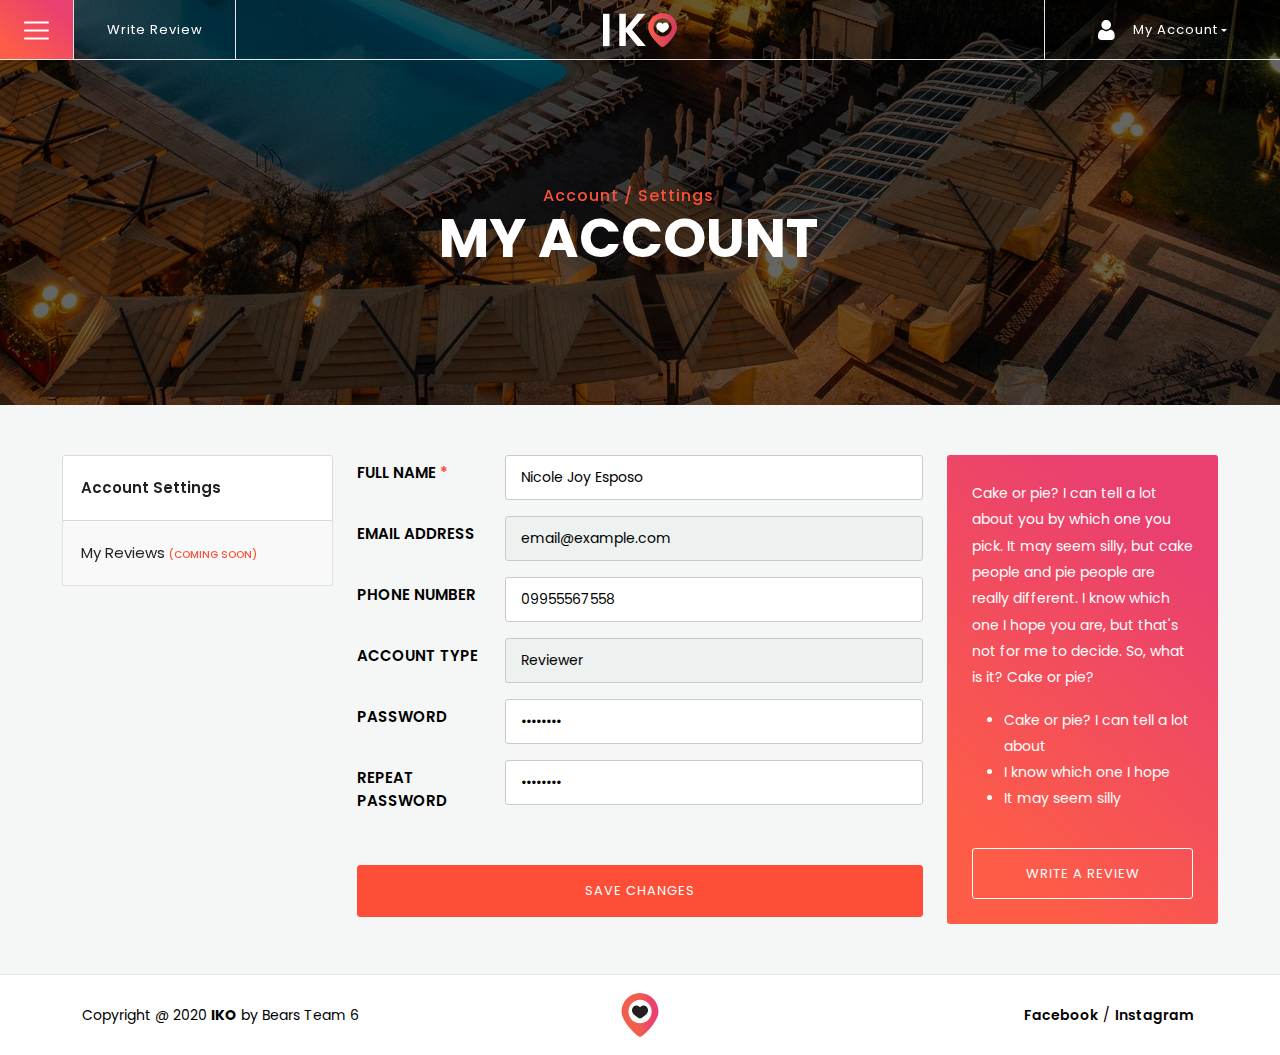
<file: account-user.html>
<!DOCTYPE html>
<html lang="en">

<head>
    <meta charset="UTF-8">
    <meta name="viewport" content="width=device-width, initial-scale=1.0">
    <title>Profile</title>

    <!-- css links -->
    <link rel="stylesheet" href="./assets/css/navbar.css">
    <link rel="stylesheet" href="./assets/css/footer.css">
    <link rel="stylesheet" href="./assets/css/style.css">
    <link rel="stylesheet" href="./assets/css/account-user.css">
    <link rel="stylesheet" href="./assets/css/listing-page.css">
    <link rel="stylesheet" href="./assets/css/utility.css">

    <link href="https://cdn.jsdelivr.net/npm/bootstrap@5.0.0-beta1/dist/css/bootstrap.min.css" rel="stylesheet"
        crossorigin="anonymous">
    <link rel="preconnect" href="https://fonts.gstatic.com">
    <link href="https://fonts.googleapis.com/css2?family=Poppins:wght@400;500;600;700&display=swap" rel="stylesheet">
</head>

<body>

    <div id="nav-bar">
        <div id="main-nav-bar">
            <div class="nav-divider on-the-left">
                <div id="hamburger-icon" class="hamburger-icon hvr-sweep-to-top">
                    <div class="hamburger">
                        <svg id="svg-menu" style="fill: #fff" viewBox="0 -53 384 384"
                            xmlns="http://www.w3.org/2000/svg">
                            <path
                                d="m368 154.667969h-352c-8.832031 0-16-7.167969-16-16s7.167969-16 16-16h352c8.832031 0 16 7.167969 16 16s-7.167969 16-16 16zm0 0" />
                            <path
                                d="m368 32h-352c-8.832031 0-16-7.167969-16-16s7.167969-16 16-16h352c8.832031 0 16 7.167969 16 16s-7.167969 16-16 16zm0 0" />
                            <path
                                d="m368 277.332031h-352c-8.832031 0-16-7.167969-16-16s7.167969-16 16-16h352c8.832031 0 16 7.167969 16 16s-7.167969 16-16 16zm0 0" />
                        </svg>
                    </div>
                </div>
                <div class="divider-line"></div>
                <div class="nav-item write-review-link hvr-sweep-to-top">Write Review</div>
                <div class="divider-line"></div>
            </div>
            <div class="nav-divider on-the-right">
                <!-- <div class="divider-line"></div> -->
                <!-- <div class="nav-item login-link hvr-sweep-to-top">Login</div> -->
                <div class="divider-line"></div>
                <div class="dropdown">
                    <div class="nav-item account-link hvr-sweep-to-top dropdown-toggle" type="button" id="dropdownMenuButton" data-bs-toggle="dropdown" aria-expanded="false">
                        <svg id="user-icon" style="fill: #fff" xmlns="http://www.w3.org/2000/svg"
                            xmlns:xlink="http://www.w3.org/1999/xlink" xmlns:svgjs="http://svgjs.com/svgjs" version="1.1"
                            width="512" height="512" x="0" y="0" viewBox="0 0 512 512.002"
                            style="enable-background:new 0 0 512 512" xml:space="preserve" class="">
                            <g>
                                <path xmlns="http://www.w3.org/2000/svg"
                                    d="m210.351562 246.632812c33.882813 0 63.222657-12.152343 87.195313-36.128906 23.972656-23.972656 36.125-53.304687 36.125-87.191406 0-33.875-12.152344-63.210938-36.128906-87.191406-23.976563-23.96875-53.3125-36.121094-87.191407-36.121094-33.886718 0-63.21875 12.152344-87.191406 36.125s-36.128906 53.308594-36.128906 87.1875c0 33.886719 12.15625 63.222656 36.132812 87.195312 23.976563 23.96875 53.3125 36.125 87.1875 36.125zm0 0"
                                    data-original="#000000" style="" class="" />
                                <path xmlns="http://www.w3.org/2000/svg"
                                    d="m426.128906 393.703125c-.691406-9.976563-2.089844-20.859375-4.148437-32.351563-2.078125-11.578124-4.753907-22.523437-7.957031-32.527343-3.308594-10.339844-7.808594-20.550781-13.371094-30.335938-5.773438-10.15625-12.554688-19-20.164063-26.277343-7.957031-7.613282-17.699219-13.734376-28.964843-18.199219-11.226563-4.441407-23.667969-6.691407-36.976563-6.691407-5.226563 0-10.28125 2.144532-20.042969 8.5-6.007812 3.917969-13.035156 8.449219-20.878906 13.460938-6.707031 4.273438-15.792969 8.277344-27.015625 11.902344-10.949219 3.542968-22.066406 5.339844-33.039063 5.339844-10.972656 0-22.085937-1.796876-33.046874-5.339844-11.210938-3.621094-20.296876-7.625-26.996094-11.898438-7.769532-4.964844-14.800782-9.496094-20.898438-13.46875-9.75-6.355468-14.808594-8.5-20.035156-8.5-13.3125 0-25.75 2.253906-36.972656 6.699219-11.257813 4.457031-21.003906 10.578125-28.96875 18.199219-7.605469 7.28125-14.390625 16.121094-20.15625 26.273437-5.558594 9.785157-10.058594 19.992188-13.371094 30.339844-3.199219 10.003906-5.875 20.945313-7.953125 32.523437-2.058594 11.476563-3.457031 22.363282-4.148437 32.363282-.679688 9.796875-1.023438 19.964844-1.023438 30.234375 0 26.726562 8.496094 48.363281 25.25 64.320312 16.546875 15.746094 38.441406 23.734375 65.066406 23.734375h246.53125c26.625 0 48.511719-7.984375 65.0625-23.734375 16.757813-15.945312 25.253906-37.585937 25.253906-64.324219-.003906-10.316406-.351562-20.492187-1.035156-30.242187zm0 0"
                                    data-original="#000000" class="" />
                            </g>
                        </svg>
                        <p>My Account</p> 
                    </div>
                        <ul class="dropdown-menu" aria-labelledby="dropdownMenuButton">
                            <li><a class="dropdown-item" href="#">Settings</a></li>
                            <li><hr class="dropdown-divider"></li>
                            <li><a class="dropdown-item" href="#">Logout</a></li>
                          </ul>
                </div>

                </div>
            <a href="#" class="main-logo">
                <?xml version="1.0" encoding="utf-8"?>
                <svg id="svg-logo" style="fill: #fff" version="1.1" xmlns="http://www.w3.org/2000/svg"
                    xmlns:xlink="http://www.w3.org/1999/xlink" x="0px" y="0px" viewBox="0 0 800 400" <g>
                    <defs>
                        <linearGradient id="grad3" x1="0%" y1="0%" x2="100%" y2="0%">
                            <stop offset="0%" style="stop-color:#FD5D47;stop-opacity:100%" />
                            <stop offset="100%" style="stop-color:#EA406F;stop-opacity:85%" />
                        </linearGradient>
                    </defs>
                    <g>
                        <path d="M95,38v323H30V38H95z" />
                        <path d="M454.4,38L320.7,198.1L458.1,361h-82.2L258,217.1V361h-65V38h65v144.8L375.9,38H454.4z" />
                    </g>
                    <g>
                        <path class="st0" fill="url('#grad3')" d="M626.1,29.4c-79.7,0-144.5,64.8-144.5,144.5c0,45.4,40.1,99.4,64,127.5c15.2,17.9,62.7,69.1,80.5,69.1
			c21.5,0,80.1-68.4,80.7-69.1c23.8-28.1,63.8-82.1,63.8-127.5C770.6,94.2,705.8,29.4,626.1,29.4z M717.5,172.8
			c0,50.1-40.7,90.8-90.8,90.8c-50.1,0-90.8-40.7-90.8-90.8S576.6,82,626.7,82C676.7,82,717.5,122.7,717.5,172.8z" />
                        <path class="st0" d="M652.8,125.4c-12.3,0-21.4,8.4-26.7,14.2c-5.1-5.8-14-14.2-26.7-14.2c-19.2,0-35.1,15.5-36.2,35.3
			c-0.6,12,3.9,20.5,7.4,25.9c8.2,12.6,44.4,39.7,55.5,39.7c11.3,0,46.9-26.7,55.4-39.7c3.5-5.4,8.1-13.9,7.4-25.9
			C687.9,140.9,672,125.4,652.8,125.4z" />
                    </g>
                    </g>
                </svg>

            </a>
            <div class="bottom-line"></div>
        </div>

        <div id="mega-menu" class="mega-menu hidden">
            <div class="overlay-menu">
                <nav>
                    <div class="container">
                        <div class="row">
                            <div class="col-sm-12">
                                <a href="#">Home</a>
                                <a href="#">About Us</a>
                                <a href="#">Explore</a>
                                <a href="#">Write Review</a>
                                <a href="#">Help Center</a>
                                <a href="#">My Account</a>
                                <a href="#">Contact</a>
                            </div>
                        </div>
                    </div>
                </nav>
            </div>
        </div>
    </div>

    <div class="sub-hero">
        <div class="overlay-img"></div>
        <div class="container">
            <div class="row">
                <div class="col-md-8 offset-md-2 col-sm-12">
                    <div class="sub-content">
                        <h3 class="fweight-500">Account / Settings</h3>
                        <h2 class="fweight-700">My Account</h2>
                    </div>
                </div>
            </div>
        </div>
    </div>

    <div class="account-body">
        <div class="container-fluid">
            <div class="row">
                <div class="col-lg-3 col-md-12 sidebar">
                    <div class="list-group">
                        <a href="#" class="list-group-item list-group-item-action active" aria-current="true">
                            Account Settings
                        </a>
                        <a href="#" class="list-group-item list-group-item-action" disabled>My Reviews <span
                                class="fweight-500">(Coming Soon)</span></a>
                    </div>
                </div>
                <div class="col-lg-6 col-md-12">
                    <div class="content">
                        <form class="needs-validation" novalidate>
                            <div class="inner-form">
                                <div class="mb-3 row">
                                    <label for="fullname" class="col-lg-3 col-md-12 col-form-label fweight-600">Full
                                        Name <span>*</span></label>
                                    <div class="col-lg-9 col-sm-12">
                                        <input type="text" id="fullname" value="Nicole Joy Esposo" required>
                                    </div>
                                </div>
                                <div class="mb-3 row">
                                    <label for="email" class="col-lg-3 col-md-12 col-form-label fweight-600">Email
                                        Address</label>
                                    <div class="col-lg-9 col-sm-12">
                                        <input type="email" id="email" value="email@example.com"
                                            class="form-control-plaintext" readonly>
                                    </div>
                                </div>
                                <div class="mb-3 row">
                                    <label for="phonenumber" class="col-lg-3 col-md-12 col-form-label fweight-600">Phone
                                        Number</label>
                                    <div class="col-lg-9 col-sm-12">
                                        <input type="number" id="phonenumber" value="09955567558">
                                    </div>
                                </div>
                                <div class="mb-3 row">
                                    <label for="role" class="col-lg-3 col-md-12 col-form-label fweight-600">Account
                                        Type</label>
                                    <div class="col-lg-9 col-sm-12">
                                        <input type="text" id="role" value="Reviewer" class="form-control-plaintext"
                                            readonly>
                                    </div>
                                </div>
                                <div class="mb-3 row">
                                    <label for="password"
                                        class="col-lg-3 col-md-12 col-form-label fweight-600">Password</label>
                                    <div class="col-lg-9 col-sm-12">
                                        <input type="password" id="password" value="Reviewer">
                                    </div>
                                </div>
                                <div class="mb-3 row">
                                    <label for="rpassword" class="col-lg-3 col-md-12 col-form-label fweight-600">Repeat
                                        Password</label>
                                    <div class="col-lg-9 col-sm-12">
                                        <input type="password" id="rpassword" value="Reviewer">
                                    </div>
                                </div>
                            </div>
                            <div class="d-grid submit">
                                <button type="submit" class="btn btn-block">SAVE CHANGES</button>
                            </div>
                        </form>
                    </div>
                </div>
                <div class="col-lg-3 col-md-12">
                    <div class="side-ad">
                        <p>Cake or pie? I can tell a lot about you by which one you pick. It may seem silly, but cake
                            people and pie people are really different. I know which one I hope you are, but that's not
                            for me to decide. So, what is it? Cake or pie?</p>
                        <ul>
                            <li>Cake or pie? I can tell a lot about</li>
                            <li>I know which one I hope</li>
                            <li>It may seem silly</li>
                        </ul>
                        <div class="d-grid submit">
                            <a href="#" class="btn btn-block">WRITE A REVIEW</a>
                        </div>
                    </div>
                </div>
            </div>
        </div>
    </div>

    <footer>
        <div class="container">
            <div class="row">
                <div class="col-lg-4 col-md-12 content copyright">
                    <p>Copyright @ 2020 <span class="fweight-700">IKO</span> by Bears Team 6</p>
                </div>
                <div class="col-lg-4 col-md-12 logo float-sm-start">
                    <img src="./assets/images/logo-gradient.svg" alt="Logo">
                </div>
                <div class="col-lg-4 col-md-12 socials content">
                    <a class="fweight-600 link" href="#">Facebook</a> / <a class="fweight-600 link"
                        href="#">Instagram</a>
                </div>
            </div>
        </div>
    </footer>

    <!-- JavaScript Bundle with Popper -->
    <script src="https://cdn.jsdelivr.net/npm/bootstrap@5.0.0-beta1/dist/js/bootstrap.bundle.min.js"
        integrity="sha384-ygbV9kiqUc6oa4msXn9868pTtWMgiQaeYH7/t7LECLbyPA2x65Kgf80OJFdroafW" crossorigin="anonymous">
    </script>
    <script src="./assets/js/script.js"></script>
</body>

</html>
</file>
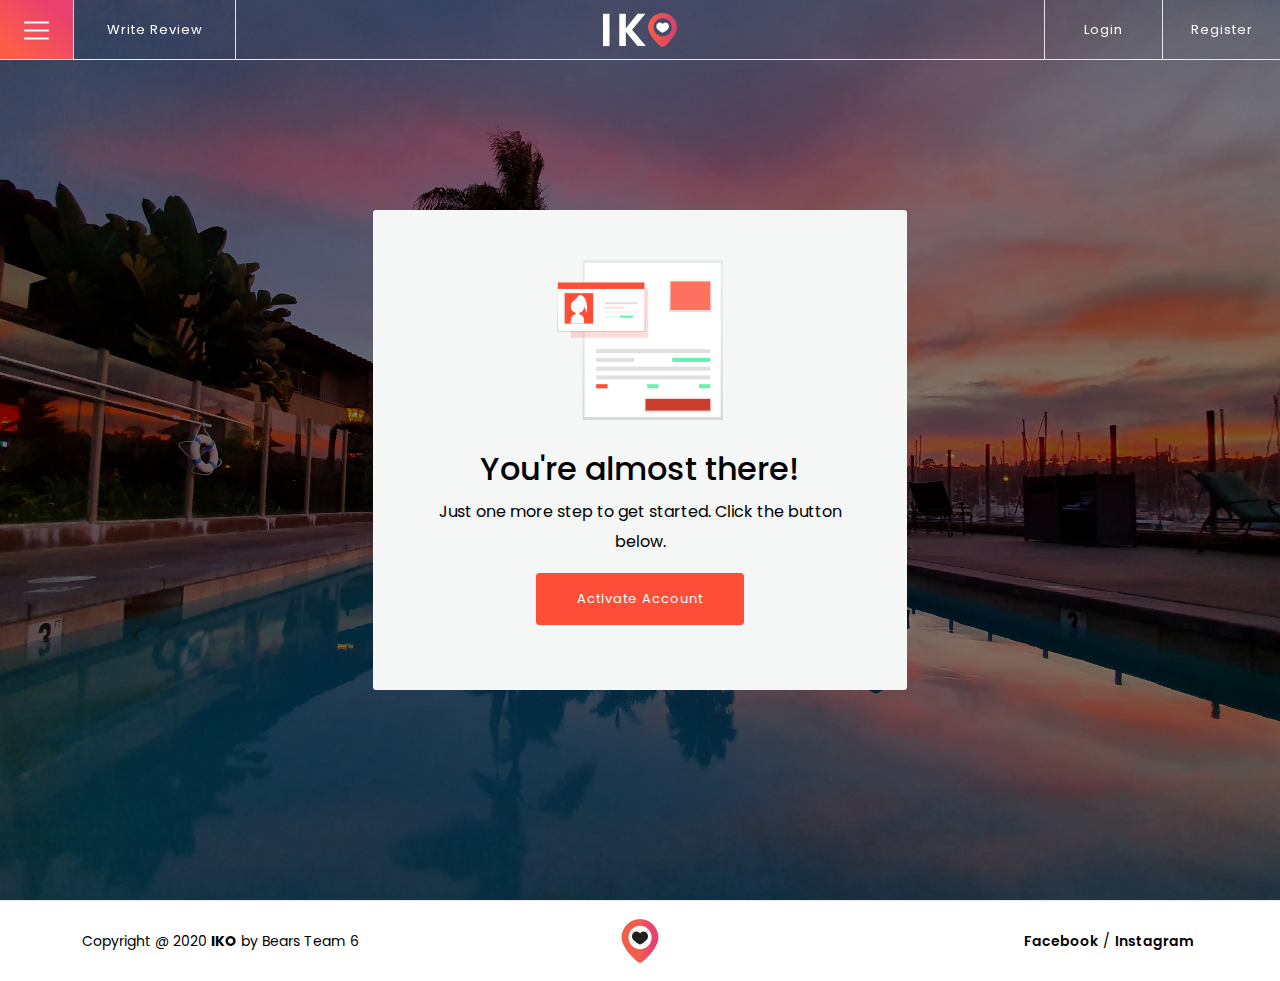
<file: activate-email.html>
<!DOCTYPE html>
<html lang="en">

<head>
    <meta charset="UTF-8">
    <meta name="viewport" content="width=device-width, initial-scale=1.0">
    <title>Activate your account</title>

    <!-- css links -->
    <link rel="stylesheet" href="./assets/css/navbar.css">
    <link rel="stylesheet" href="./assets/css/footer.css">
    <link rel="stylesheet" href="./assets/css/style.css">
    <link rel="stylesheet" href="./assets/css/register.css">
    <link rel="stylesheet" href="./assets/css/login.css">
    <link rel="stylesheet" href="./assets/css/activate.css">
    <link rel="stylesheet" href="./assets/css/confirmation.css">
    <link rel="stylesheet" href="./assets/css/listing-page.css">
    <link rel="stylesheet" href="./assets/css/utility.css">

    <link href="https://cdn.jsdelivr.net/npm/bootstrap@5.0.0-beta1/dist/css/bootstrap.min.css" rel="stylesheet"
        crossorigin="anonymous">
    <link rel="preconnect" href="https://fonts.gstatic.com">
    <link href="https://fonts.googleapis.com/css2?family=Poppins:wght@400;500;600;700&display=swap" rel="stylesheet">
</head>

<body>

    <div id="nav-bar">
        <div id="main-nav-bar">
            <div class="nav-divider on-the-left">
                <div id="hamburger-icon" class="hamburger-icon hvr-sweep-to-top">
                    <div class="hamburger">
                        <svg id="svg-menu" style="fill: #fff" viewBox="0 -53 384 384"
                            xmlns="http://www.w3.org/2000/svg">
                            <path
                                d="m368 154.667969h-352c-8.832031 0-16-7.167969-16-16s7.167969-16 16-16h352c8.832031 0 16 7.167969 16 16s-7.167969 16-16 16zm0 0" />
                            <path
                                d="m368 32h-352c-8.832031 0-16-7.167969-16-16s7.167969-16 16-16h352c8.832031 0 16 7.167969 16 16s-7.167969 16-16 16zm0 0" />
                            <path
                                d="m368 277.332031h-352c-8.832031 0-16-7.167969-16-16s7.167969-16 16-16h352c8.832031 0 16 7.167969 16 16s-7.167969 16-16 16zm0 0" />
                        </svg>
                    </div>
                </div>
                <div class="divider-line"></div>
                <div class="nav-item write-review-link hvr-sweep-to-top">Write Review</div>
                <div class="divider-line"></div>
            </div>
            <div class="nav-divider on-the-right">
                <div class="divider-line"></div>
                <div class="nav-item login-link hvr-sweep-to-top">Login</div>
                <div class="divider-line"></div>
                <div class="nav-item register-link hvr-sweep-to-top">Register</div>
            </div>
            <a href="#" class="main-logo">
                <?xml version="1.0" encoding="utf-8"?>
                <svg id="svg-logo" style="fill: #fff" version="1.1" xmlns="http://www.w3.org/2000/svg"
                    xmlns:xlink="http://www.w3.org/1999/xlink" x="0px" y="0px" viewBox="0 0 800 400" <g>
                    <defs>
                        <linearGradient id="grad3" x1="0%" y1="0%" x2="100%" y2="0%">
                            <stop offset="0%" style="stop-color:#FD5D47;stop-opacity:100%" />
                            <stop offset="100%" style="stop-color:#EA406F;stop-opacity:85%" />
                        </linearGradient>
                    </defs>
                    <g>
                        <path d="M95,38v323H30V38H95z" />
                        <path d="M454.4,38L320.7,198.1L458.1,361h-82.2L258,217.1V361h-65V38h65v144.8L375.9,38H454.4z" />
                    </g>
                    <g>
                        <path class="st0" fill="url('#grad3')" d="M626.1,29.4c-79.7,0-144.5,64.8-144.5,144.5c0,45.4,40.1,99.4,64,127.5c15.2,17.9,62.7,69.1,80.5,69.1
			c21.5,0,80.1-68.4,80.7-69.1c23.8-28.1,63.8-82.1,63.8-127.5C770.6,94.2,705.8,29.4,626.1,29.4z M717.5,172.8
			c0,50.1-40.7,90.8-90.8,90.8c-50.1,0-90.8-40.7-90.8-90.8S576.6,82,626.7,82C676.7,82,717.5,122.7,717.5,172.8z" />
                        <path class="st0" d="M652.8,125.4c-12.3,0-21.4,8.4-26.7,14.2c-5.1-5.8-14-14.2-26.7-14.2c-19.2,0-35.1,15.5-36.2,35.3
			c-0.6,12,3.9,20.5,7.4,25.9c8.2,12.6,44.4,39.7,55.5,39.7c11.3,0,46.9-26.7,55.4-39.7c3.5-5.4,8.1-13.9,7.4-25.9
			C687.9,140.9,672,125.4,652.8,125.4z" />
                    </g>
                    </g>
                </svg>

            </a>
            <div class="bottom-line"></div>
        </div>

        <div id="mega-menu" class="mega-menu hidden">
            <div class="overlay-menu">
                <nav>
                    <div class="container">
                        <div class="row">
                            <div class="col-sm-6">
                                <a href="#">Home</a>
                                <a href="#">About Us</a>
                                <a href="#">Explore</a>
                                <a href="#">Write Review</a>
                            </div>
                            <div class="col-sm-6">
                                <a href="#">Help Center</a>
                                <a href="#">Contact</a>
                                <a href="#">Login</a>
                                <a href="#">Register</a>
                            </div>
                        </div>
                    </div>
                </nav>
            </div>
        </div>
    </div>

    <div class="confirmation activate">
        <div class="overlay-img"></div>
        <div class="container">
            <div class="row">

                <div class="col-lg-6 offset-lg-3 col-md-10 offset-md-1 col-xs-12 join">
                    <div class="confirm-email">
                        <img src="./assets/images/undraw_account_490v.svg" alt="mail">
                        <h2>You're almost there!</h2>
                        <p>Just one more step to get started. Click the button below.</p>

                        <a href="#" class="btn">Activate Account</a>
                    </div>
                </div>
            </div>
        </div>
    </div>

    <footer>
        <div class="container">
            <div class="row">
                <div class="col-lg-4 col-md-12 content">
                    <p>Copyright @ 2020 <span class="fweight-700">IKO</span> by Bears Team 6</p>
                </div>
                <div class="col-lg-4 col-md-12 logo float-sm-start">
                    <img src="./assets/images/logo-gradient.svg" alt="Logo">
                </div>
                <div class="col-lg-4 col-md-12 socials content">
                    <a class="fweight-600 link" href="#">Facebook</a> / <a class="fweight-600 link"
                        href="#">Instagram</a>
                </div>
            </div>
        </div>
    </footer>

    <!-- JavaScript Bundle with Popper -->
    <script src="https://cdn.jsdelivr.net/npm/bootstrap@5.0.0-beta1/dist/js/bootstrap.bundle.min.js"
        integrity="sha384-ygbV9kiqUc6oa4msXn9868pTtWMgiQaeYH7/t7LECLbyPA2x65Kgf80OJFdroafW" crossorigin="anonymous">
    </script>
    <script src="./assets/js/script.js"></script>
</body>

</html>
</file>
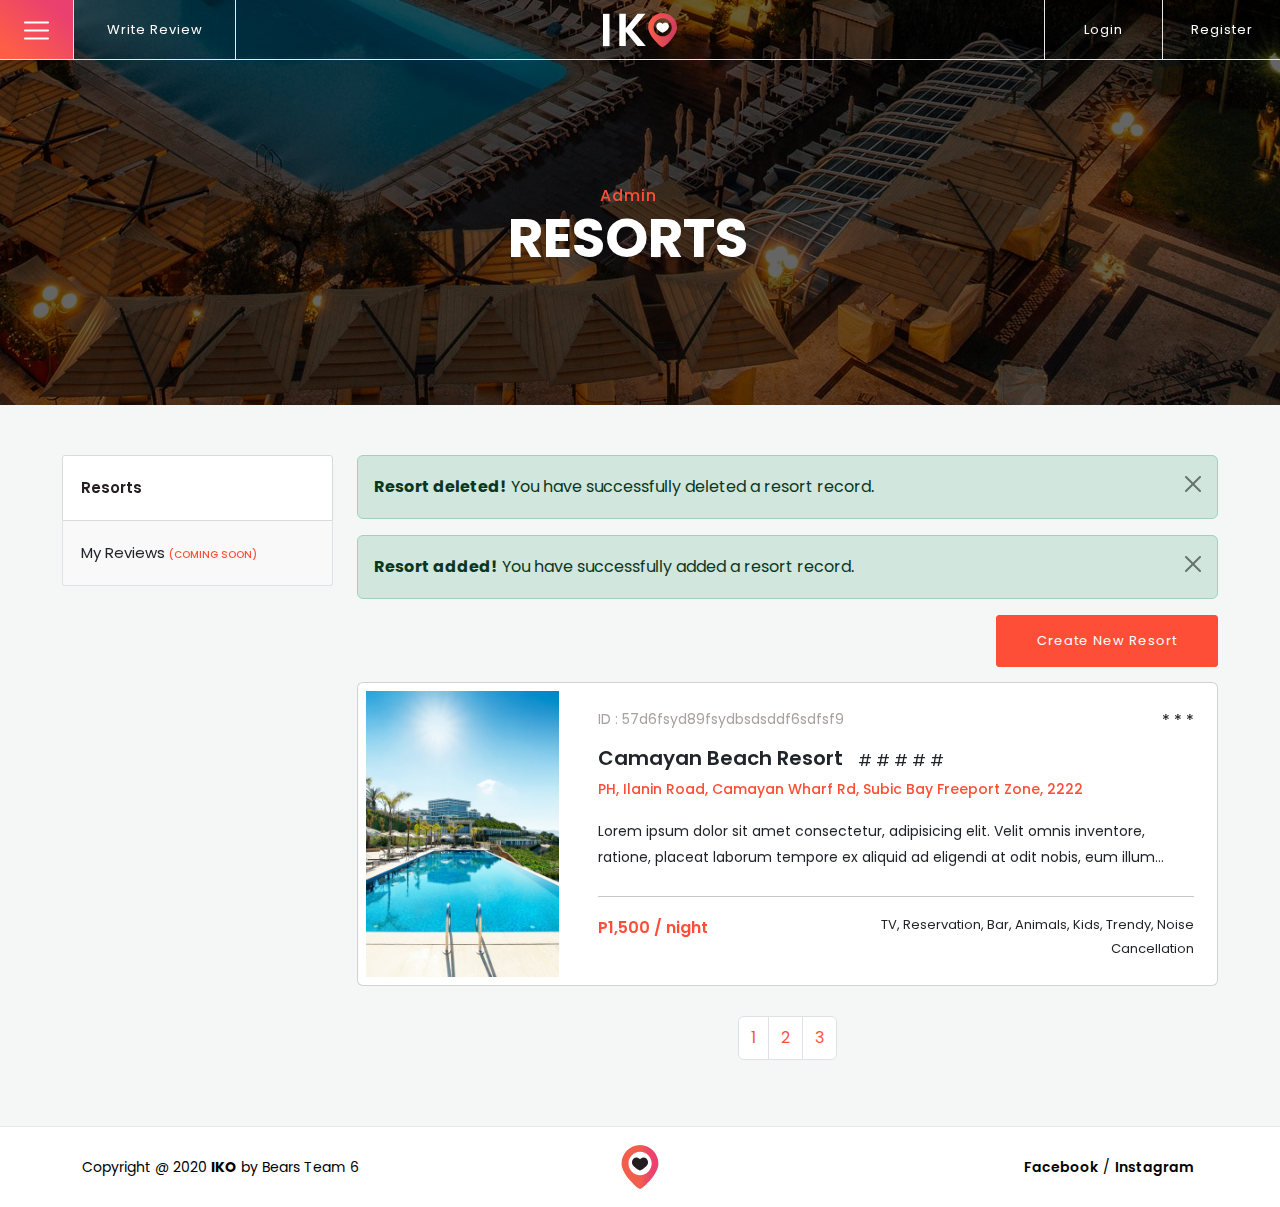
<file: admin-account-resorts.html>
<!DOCTYPE html>
<html lang="en">

<head>
    <meta charset="UTF-8">
    <meta name="viewport" content="width=device-width, initial-scale=1.0">
    <title>Admin | Resorts</title>

    <!-- css links -->
    <link rel="stylesheet" href="./assets/css/navbar.css">
    <link rel="stylesheet" href="./assets/css/footer.css">
    <link rel="stylesheet" href="./assets/css/style.css">
    <link rel="stylesheet" href="./assets/css/admin.css">
    <link rel="stylesheet" href="./assets/css/account-user.css">
    <link rel="stylesheet" href="./assets/css/listing-page.css">
    <link rel="stylesheet" href="./assets/css/utility.css">

    <link href="https://cdn.jsdelivr.net/npm/bootstrap@5.0.0-beta1/dist/css/bootstrap.min.css" rel="stylesheet"
        crossorigin="anonymous">
    <link rel="preconnect" href="https://fonts.gstatic.com">
    <link href="https://fonts.googleapis.com/css2?family=Poppins:wght@400;500;600;700&display=swap" rel="stylesheet">
</head>

<body>

    <div id="nav-bar">
        <div id="main-nav-bar">
            <div class="nav-divider on-the-left">
                <div id="hamburger-icon" class="hamburger-icon hvr-sweep-to-top">
                    <div class="hamburger">
                        <svg id="svg-menu" style="fill: #fff" viewBox="0 -53 384 384"
                            xmlns="http://www.w3.org/2000/svg">
                            <path
                                d="m368 154.667969h-352c-8.832031 0-16-7.167969-16-16s7.167969-16 16-16h352c8.832031 0 16 7.167969 16 16s-7.167969 16-16 16zm0 0" />
                            <path
                                d="m368 32h-352c-8.832031 0-16-7.167969-16-16s7.167969-16 16-16h352c8.832031 0 16 7.167969 16 16s-7.167969 16-16 16zm0 0" />
                            <path
                                d="m368 277.332031h-352c-8.832031 0-16-7.167969-16-16s7.167969-16 16-16h352c8.832031 0 16 7.167969 16 16s-7.167969 16-16 16zm0 0" />
                        </svg>
                    </div>
                </div>
                <div class="divider-line"></div>
                <div class="nav-item write-review-link hvr-sweep-to-top">Write Review</div>
                <div class="divider-line"></div>
            </div>
            <div class="nav-divider on-the-right">
                <div class="divider-line"></div>
                <div class="nav-item login-link hvr-sweep-to-top">Login</div>
                <div class="divider-line"></div>
                <div class="nav-item register-link hvr-sweep-to-top">Register</div>
            </div>
            <a href="#" class="main-logo">
                <?xml version="1.0" encoding="utf-8"?>
                <svg id="svg-logo" style="fill: #fff" version="1.1" xmlns="http://www.w3.org/2000/svg"
                    xmlns:xlink="http://www.w3.org/1999/xlink" x="0px" y="0px" viewBox="0 0 800 400" <g>
                    <defs>
                        <linearGradient id="grad3" x1="0%" y1="0%" x2="100%" y2="0%">
                            <stop offset="0%" style="stop-color:#FD5D47;stop-opacity:100%" />
                            <stop offset="100%" style="stop-color:#EA406F;stop-opacity:85%" />
                        </linearGradient>
                    </defs>
                    <g>
                        <path d="M95,38v323H30V38H95z" />
                        <path d="M454.4,38L320.7,198.1L458.1,361h-82.2L258,217.1V361h-65V38h65v144.8L375.9,38H454.4z" />
                    </g>
                    <g>
                        <path class="st0" fill="url('#grad3')" d="M626.1,29.4c-79.7,0-144.5,64.8-144.5,144.5c0,45.4,40.1,99.4,64,127.5c15.2,17.9,62.7,69.1,80.5,69.1
			c21.5,0,80.1-68.4,80.7-69.1c23.8-28.1,63.8-82.1,63.8-127.5C770.6,94.2,705.8,29.4,626.1,29.4z M717.5,172.8
			c0,50.1-40.7,90.8-90.8,90.8c-50.1,0-90.8-40.7-90.8-90.8S576.6,82,626.7,82C676.7,82,717.5,122.7,717.5,172.8z" />
                        <path class="st0" d="M652.8,125.4c-12.3,0-21.4,8.4-26.7,14.2c-5.1-5.8-14-14.2-26.7-14.2c-19.2,0-35.1,15.5-36.2,35.3
			c-0.6,12,3.9,20.5,7.4,25.9c8.2,12.6,44.4,39.7,55.5,39.7c11.3,0,46.9-26.7,55.4-39.7c3.5-5.4,8.1-13.9,7.4-25.9
			C687.9,140.9,672,125.4,652.8,125.4z" />
                    </g>
                    </g>
                </svg>

            </a>
            <div class="bottom-line"></div>
        </div>

        <div id="mega-menu" class="mega-menu hidden">
            <div class="overlay-menu">
                <nav>
                    <div class="container">
                        <div class="row">
                            <div class="col-sm-6">
                                <a href="#">Home</a>
                                <a href="#">About Us</a>
                                <a href="#">Explore</a>
                                <a href="#">Write Review</a>
                            </div>
                            <div class="col-sm-6">
                                <a href="#">Help Center</a>
                                <a href="#">Contact</a>
                                <a href="#">Login</a>
                                <a href="#">Register</a>
                            </div>
                        </div>
                    </div>
                </nav>
            </div>
        </div>
    </div>

    <div class="sub-hero">
        <div class="overlay-img"></div>
        <div class="container">
            <div class="row">
                <div class="col-md-8 offset-md-2 col-sm-12">
                    <div class="sub-content">
                        <h3 class="fweight-500">Admin</h3>
                        <h2 class="fweight-700">Resorts</h2>
                    </div>
                </div>
            </div>
        </div>
    </div>

    <div class="admin account-body">
        <div class="container-fluid">
            <div class="row">
                <div class="col-lg-3 col-md-12 sidebar">
                    <div class="list-group">
                        <a href="#" class="list-group-item list-group-item-action active" aria-current="true">
                            Resorts
                        </a>
                        <a href="#" class="list-group-item list-group-item-action" disabled>My Reviews <span
                                class="fweight-500">(Coming Soon)</span></a>
                    </div>
                </div>
                <div class="col-lg-9 col-md-12">
                    <div class="alert alert-success alert-dismissible fade show" role="alert">
                        <strong>Resort deleted!</strong> You have successfully deleted a resort record.
                        <button type="button" class="btn-close" data-bs-dismiss="alert" aria-label="Close"></button>
                    </div>
                    <div class="alert alert-success alert-dismissible fade show" role="alert">
                        <strong>Resort added!</strong> You have successfully added a resort record.
                        <button type="button" class="btn-close" data-bs-dismiss="alert" aria-label="Close"></button>
                    </div>
                    <div class="new-resort">
                        <a href="#" class="btn">Create New Resort</a>
                    </div>
                    <div class="content">
                        <div class="card">
                            <div class="row">
                                <div class="col-lg-3 col-md-5 col-sm-12">
                                    <div class="img-resort">
                                        <img src="./assets/images/img4.jpg" alt="">
                                    </div>
                                </div>
                                <div class="col-lg-9 col-md-7 col-sm-12">
                                    <div class="main">
                                        <div class="top-content">
                                            <p class="resort-id">ID : <span>57d6fsyd89fsydbsdsddf6sdfsf9</span></p>
                                            <div class="dropdown">
                                                <button class="dropdown-toggle" type="button" id="dropdownMenuButton"
                                                    data-bs-toggle="dropdown" aria-expanded="false">
                                                    * * *
                                                </button>
                                                <ul class="dropdown-menu" aria-labelledby="dropdownMenuButton">
                                                    <li><a class="dropdown-item" href="#">Edit</a></li>
                                                    <li>
                                                        <hr class="dropdown-divider">
                                                    </li>
                                                    <li><a class="dropdown-item" data-bs-toggle="modal" data-bs-target="#delete-resort">Delete</a></li>
                                                </ul>
                                            </div>
                                        </div>
                                        <div class="body-content">
                                            <div class="top">
                                                <h3 class="fweight-600">Camayan Beach Resort</h3>
                                                <div class="ratings">
                                                    # # # # #
                                                </div>
                                            </div>
                                            <p class="location fweight-500">PH, Ilanin Road, Camayan Wharf Rd, Subic Bay Freeport
                                                Zone, 2222</p>
                                            <p>Lorem ipsum dolor sit amet consectetur, adipisicing elit. Velit omnis
                                                inventore, ratione, placeat laborum tempore ex aliquid ad eligendi at
                                                odit nobis, eum illum voluptate dolor numquam in alias voluptates. Lorem
                                                ipsum, dolor sit amet consectetur adipisicing elit. Ipsum voluptatibus
                                                vitae soluta quaerat dolorum. Aut est soluta eum expedita distinctio
                                                nobis ad fuga? Provident culpa dignissimos at est eligendi ratione.</p>
                                        </div>
                                        <hr>
                                        <div class="bottom-content">
                                            <div class="row">
                                                <div class="col-md-4 price-cont">
                                                    <p class="price fweight-600">P1,500 / night</p>
                                                </div>
                                                <div class="col-md-8 amenities">
                                                    <p>TV, Reservation, Bar, Animals, Kids, Trendy, Noise Cancellation
                                                    </p>
                                                </div>
                                            </div>
                                        </div>
                                    </div>
                                </div>
                            </div>
                        </div>
                    </div>
                    <nav aria-label="Page navigation example">
                        <ul class="pagination justify-content-center">
                            <li class="page-item"><a class="page-link" href="#">1</a></li>
                            <li class="page-item"><a class="page-link" href="#">2</a></li>
                            <li class="page-item"><a class="page-link" href="#">3</a></li>
                        </ul>
                    </nav>
                </div>
            </div>
        </div>
    </div>

    <div class="admin modal fade" id="delete-resort" tabindex="-1" aria-labelledby="exampleModalLabel" aria-hidden="true">
        <div class="modal-dialog modal-dialog-centered">
            <div class="modal-content">
                <div class="modal-body">
                    <img src="./assets/images/trash-bin.svg" alt="Trash bin">
                    <h5>Are you sure?</h5>
                    <p>Do you really want to delete this record? This action cannot be undone.</p>
                </div>
                <div class="modal-footer">
                    <button type="button" class="btn btn-secondary" data-bs-dismiss="modal">Cancel</button>
                    <button type="button" class="btn btn-danger">Delete</button>
                </div>
            </div>
        </div>
    </div>

    <footer>
        <div class="container">
            <div class="row">
                <div class="col-lg-4 col-md-12 content">
                    <p>Copyright @ 2020 <span class="fweight-700">IKO</span> by Bears Team 6</p>
                </div>
                <div class="col-lg-4 col-md-12 logo float-sm-start">
                    <img src="./assets/images/logo-gradient.svg" alt="Logo">
                </div>
                <div class="col-lg-4 col-md-12 socials content">
                    <a class="fweight-600 link" href="#">Facebook</a> / <a class="fweight-600 link"
                        href="#">Instagram</a>
                </div>
            </div>
        </div>
    </footer>

    <!-- JavaScript Bundle with Popper -->
    <script src="https://cdn.jsdelivr.net/npm/bootstrap@5.0.0-beta1/dist/js/bootstrap.bundle.min.js"
        integrity="sha384-ygbV9kiqUc6oa4msXn9868pTtWMgiQaeYH7/t7LECLbyPA2x65Kgf80OJFdroafW" crossorigin="anonymous">
    </script>
    <script src="./assets/js/script.js"></script>
</body>

</html>
</file>
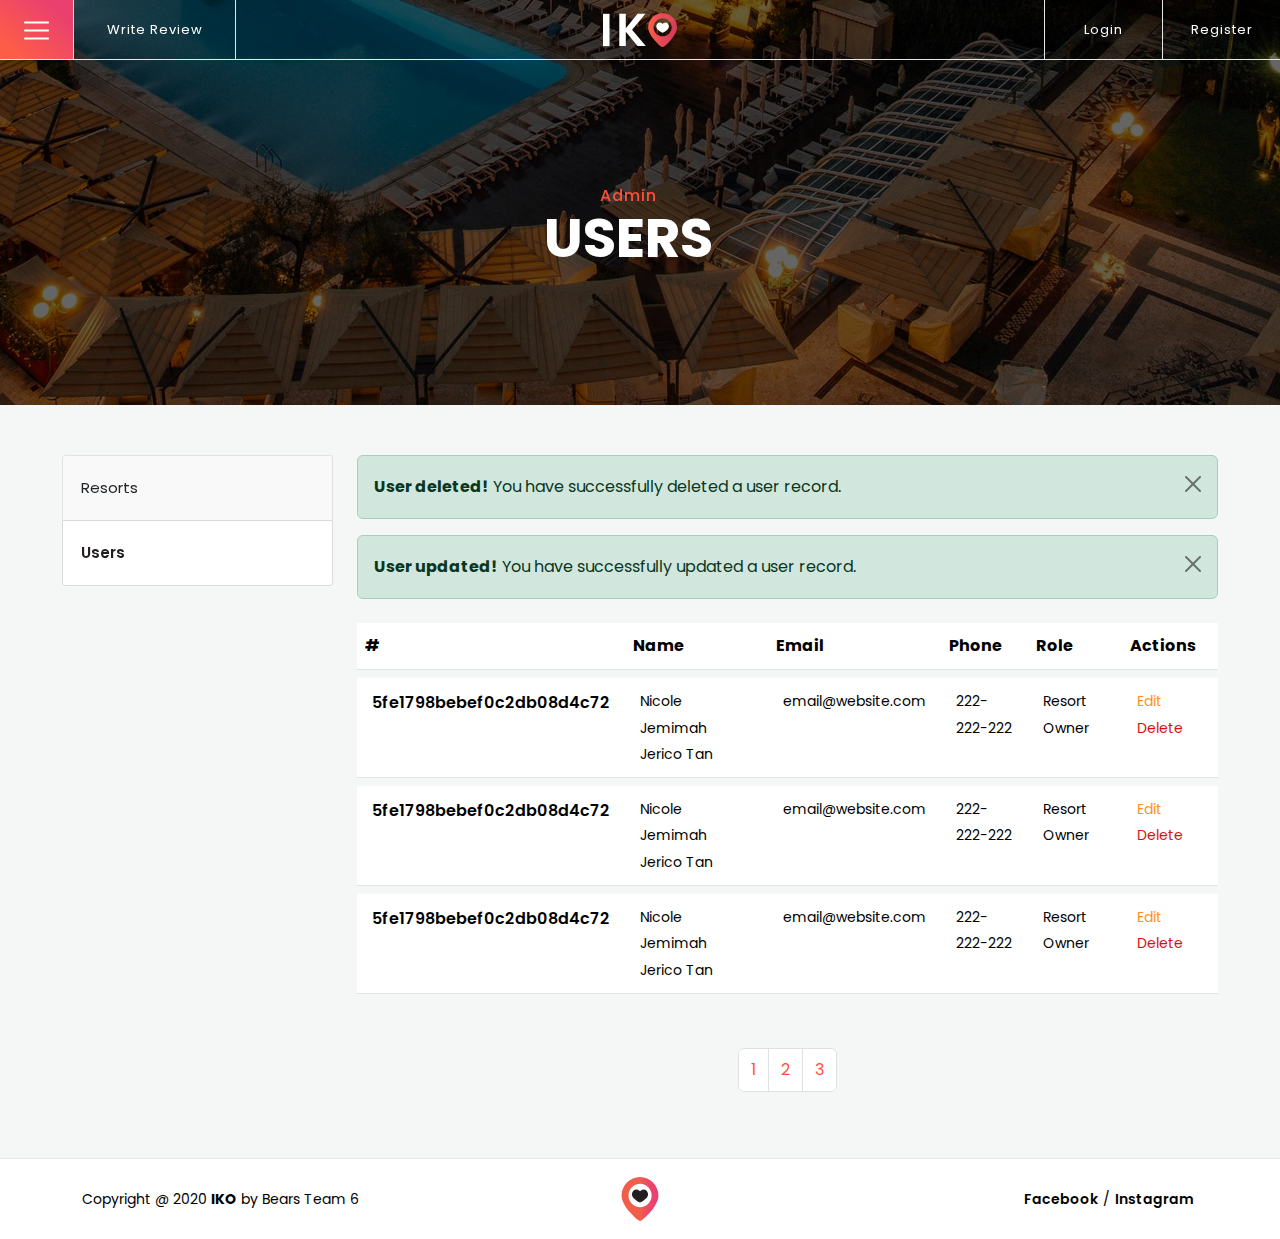
<file: admin-account-users.html>
<!DOCTYPE html>
<html lang="en">

<head>
    <meta charset="UTF-8">
    <meta name="viewport" content="width=device-width, initial-scale=1.0">
    <title>Admin | Resorts</title>

    <!-- css links -->
    <link rel="stylesheet" href="./assets/css/navbar.css">
    <link rel="stylesheet" href="./assets/css/footer.css">
    <link rel="stylesheet" href="./assets/css/style.css">
    <link rel="stylesheet" href="./assets/css/admin.css">
    <link rel="stylesheet" href="./assets/css/account-user.css">
    <link rel="stylesheet" href="./assets/css/listing-page.css">
    <link rel="stylesheet" href="./assets/css/utility.css">

    <link href="https://cdn.jsdelivr.net/npm/bootstrap@5.0.0-beta1/dist/css/bootstrap.min.css" rel="stylesheet"
        crossorigin="anonymous">
    <link rel="preconnect" href="https://fonts.gstatic.com">
    <link href="https://fonts.googleapis.com/css2?family=Poppins:wght@400;500;600;700&display=swap" rel="stylesheet">
</head>

<body>

    <div id="nav-bar">
        <div id="main-nav-bar">
            <div class="nav-divider on-the-left">
                <div id="hamburger-icon" class="hamburger-icon hvr-sweep-to-top">
                    <div class="hamburger">
                        <svg id="svg-menu" style="fill: #fff" viewBox="0 -53 384 384"
                            xmlns="http://www.w3.org/2000/svg">
                            <path
                                d="m368 154.667969h-352c-8.832031 0-16-7.167969-16-16s7.167969-16 16-16h352c8.832031 0 16 7.167969 16 16s-7.167969 16-16 16zm0 0" />
                            <path
                                d="m368 32h-352c-8.832031 0-16-7.167969-16-16s7.167969-16 16-16h352c8.832031 0 16 7.167969 16 16s-7.167969 16-16 16zm0 0" />
                            <path
                                d="m368 277.332031h-352c-8.832031 0-16-7.167969-16-16s7.167969-16 16-16h352c8.832031 0 16 7.167969 16 16s-7.167969 16-16 16zm0 0" />
                        </svg>
                    </div>
                </div>
                <div class="divider-line"></div>
                <div class="nav-item write-review-link hvr-sweep-to-top">Write Review</div>
                <div class="divider-line"></div>
            </div>
            <div class="nav-divider on-the-right">
                <div class="divider-line"></div>
                <div class="nav-item login-link hvr-sweep-to-top">Login</div>
                <div class="divider-line"></div>
                <div class="nav-item register-link hvr-sweep-to-top">Register</div>
            </div>
            <a href="#" class="main-logo">
                <?xml version="1.0" encoding="utf-8"?>
                <svg id="svg-logo" style="fill: #fff" version="1.1" xmlns="http://www.w3.org/2000/svg"
                    xmlns:xlink="http://www.w3.org/1999/xlink" x="0px" y="0px" viewBox="0 0 800 400" <g>
                    <defs>
                        <linearGradient id="grad3" x1="0%" y1="0%" x2="100%" y2="0%">
                            <stop offset="0%" style="stop-color:#FD5D47;stop-opacity:100%" />
                            <stop offset="100%" style="stop-color:#EA406F;stop-opacity:85%" />
                        </linearGradient>
                    </defs>
                    <g>
                        <path d="M95,38v323H30V38H95z" />
                        <path d="M454.4,38L320.7,198.1L458.1,361h-82.2L258,217.1V361h-65V38h65v144.8L375.9,38H454.4z" />
                    </g>
                    <g>
                        <path class="st0" fill="url('#grad3')" d="M626.1,29.4c-79.7,0-144.5,64.8-144.5,144.5c0,45.4,40.1,99.4,64,127.5c15.2,17.9,62.7,69.1,80.5,69.1
			c21.5,0,80.1-68.4,80.7-69.1c23.8-28.1,63.8-82.1,63.8-127.5C770.6,94.2,705.8,29.4,626.1,29.4z M717.5,172.8
			c0,50.1-40.7,90.8-90.8,90.8c-50.1,0-90.8-40.7-90.8-90.8S576.6,82,626.7,82C676.7,82,717.5,122.7,717.5,172.8z" />
                        <path class="st0" d="M652.8,125.4c-12.3,0-21.4,8.4-26.7,14.2c-5.1-5.8-14-14.2-26.7-14.2c-19.2,0-35.1,15.5-36.2,35.3
			c-0.6,12,3.9,20.5,7.4,25.9c8.2,12.6,44.4,39.7,55.5,39.7c11.3,0,46.9-26.7,55.4-39.7c3.5-5.4,8.1-13.9,7.4-25.9
			C687.9,140.9,672,125.4,652.8,125.4z" />
                    </g>
                    </g>
                </svg>

            </a>
            <div class="bottom-line"></div>
        </div>

        <div id="mega-menu" class="mega-menu hidden">
            <div class="overlay-menu">
                <nav>
                    <div class="container">
                        <div class="row">
                            <div class="col-sm-6">
                                <a href="#">Home</a>
                                <a href="#">About Us</a>
                                <a href="#">Explore</a>
                                <a href="#">Write Review</a>
                            </div>
                            <div class="col-sm-6">
                                <a href="#">Help Center</a>
                                <a href="#">Contact</a>
                                <a href="#">Login</a>
                                <a href="#">Register</a>
                            </div>
                        </div>
                    </div>
                </nav>
            </div>
        </div>
    </div>

    <div class="sub-hero">
        <div class="overlay-img"></div>
        <div class="container">
            <div class="row">
                <div class="col-md-8 offset-md-2 col-sm-12">
                    <div class="sub-content">
                        <h3 class="fweight-500">Admin</h3>
                        <h2 class="fweight-700">Users</h2>
                    </div>
                </div>
            </div>
        </div>
    </div>

    

    <div class="admin account-body">
        <div class="container-fluid">
            <div class="row">
                <div class="col-lg-3 col-md-12 sidebar">
                    <div class="list-group">
                        <a href="#" class="list-group-item list-group-item-action" aria-current="true">
                            Resorts
                        </a>
                        <a href="#" class="list-group-item list-group-item-action active" aria-current="true">Users</a>
                    </div>
                </div>
                <div class="col-lg-9 col-md-12">
                    <div class="alert alert-success alert-dismissible fade show" role="alert">
                        <strong>User deleted!</strong> You have successfully deleted a user record.
                        <button type="button" class="btn-close" data-bs-dismiss="alert" aria-label="Close"></button>
                    </div>
                    <div class="alert alert-success alert-dismissible fade show" role="alert">
                        <strong>User updated!</strong> You have successfully updated a user record.
                        <button type="button" class="btn-close" data-bs-dismiss="alert" aria-label="Close"></button>
                    </div>
                    <div class="content">
                        <div class="table-responsive">
                            <table class="table">
                                <thead>
                                    <tr>
                                        <th scope="col">#</th>
                                        <th scope="col">Name</th>
                                        <th scope="col">Email</th>
                                        <th scope="col">Phone</th>
                                        <th scope="col">Role</th>
                                        <th scope="col">Actions</th>
                                    </tr>
                                </thead>
                                <tbody>
                                    <tr>
                                        <th scope="row">5fe1798bebef0c2db08d4c72</th>
                                        <td>Nicole Jemimah Jerico Tan</td>
                                        <td>email@website.com</td>
                                        <td>222-222-222</td>
                                        <td>Resort Owner</td>
                                        <td>
                                            <a class="edit" href="#">Edit</a>
                                            <a class="delete" href="#" data-bs-toggle="modal"
                                                data-bs-target="#delete-user">Delete</a>
                                        </td>
                                    </tr>
                                    <tr>
                                        <th scope="row">5fe1798bebef0c2db08d4c72</th>
                                        <td>Nicole Jemimah Jerico Tan</td>
                                        <td>email@website.com</td>
                                        <td>222-222-222</td>
                                        <td>Resort Owner</td>
                                        <td>
                                            <a class="edit" href="#">Edit</a>
                                            <a class="delete" href="#" data-bs-toggle="modal"
                                                data-bs-target="#delete-user">Delete</a>
                                        </td>
                                    </tr>
                                    <tr>
                                        <th scope="row">5fe1798bebef0c2db08d4c72</th>
                                        <td>Nicole Jemimah Jerico Tan</td>
                                        <td>email@website.com</td>
                                        <td>222-222-222</td>
                                        <td>Resort Owner</td>
                                        <td>
                                            <a class="edit" href="#">Edit</a>
                                            <a class="delete" href="#" data-bs-toggle="modal"
                                                data-bs-target="#delete-user">Delete</a>
                                        </td>
                                    </tr>
                                </tbody>
                            </table>
                        </div>
                    </div>
                    <nav aria-label="Page navigation example">
                        <ul class="pagination justify-content-center">
                            <li class="page-item"><a class="page-link" href="#">1</a></li>
                            <li class="page-item"><a class="page-link" href="#">2</a></li>
                            <li class="page-item"><a class="page-link" href="#">3</a></li>
                        </ul>
                    </nav>
                </div>
            </div>
        </div>
    </div>

    <div class="admin modal fade" id="delete-user" tabindex="-1" aria-labelledby="exampleModalLabel" aria-hidden="true">
        <div class="modal-dialog modal-dialog-centered">
            <div class="modal-content">
                <div class="modal-body">
                    <img src="./assets/images/trash-bin.svg" alt="Trash bin">
                    <h5>Are you sure?</h5>
                    <p>Do you really want to delete this user? This action cannot be undone.</p>
                </div>
                <div class="modal-footer">
                    <button type="button" class="btn btn-secondary" data-bs-dismiss="modal">Cancel</button>
                    <button type="button" class="btn btn-danger">Delete</button>
                </div>
            </div>
        </div>
    </div>

    <footer>
        <div class="container">
            <div class="row">
                <div class="col-lg-4 col-md-12 content">
                    <p>Copyright @ 2020 <span class="fweight-700">IKO</span> by Bears Team 6</p>
                </div>
                <div class="col-lg-4 col-md-12 logo float-sm-start">
                    <img src="./assets/images/logo-gradient.svg" alt="Logo">
                </div>
                <div class="col-lg-4 col-md-12 socials content">
                    <a class="fweight-600 link" href="#">Facebook</a> / <a class="fweight-600 link"
                        href="#">Instagram</a>
                </div>
            </div>
        </div>
    </footer>

    <!-- JavaScript Bundle with Popper -->
    <script src="https://cdn.jsdelivr.net/npm/bootstrap@5.0.0-beta1/dist/js/bootstrap.bundle.min.js"
        integrity="sha384-ygbV9kiqUc6oa4msXn9868pTtWMgiQaeYH7/t7LECLbyPA2x65Kgf80OJFdroafW" crossorigin="anonymous">
    </script>
    <script src="./assets/js/script.js"></script>
</body>

</html>
</file>
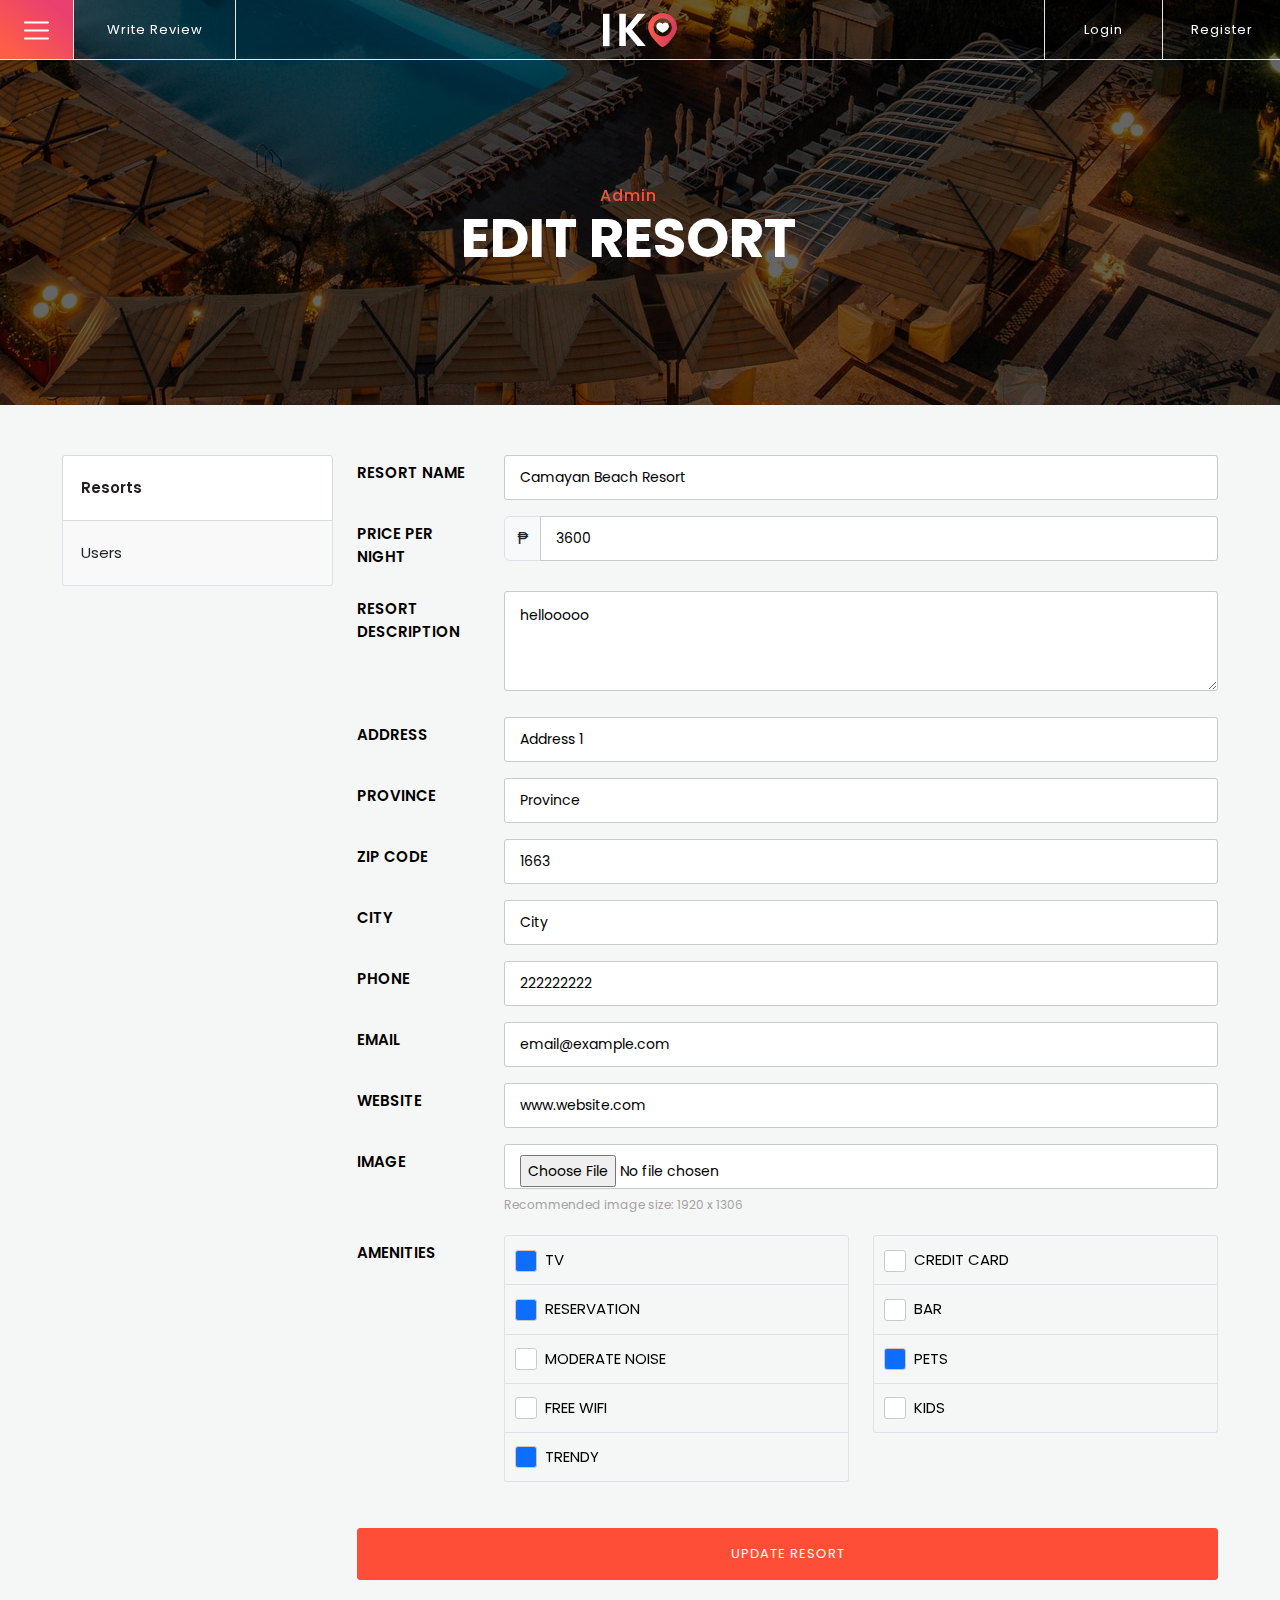
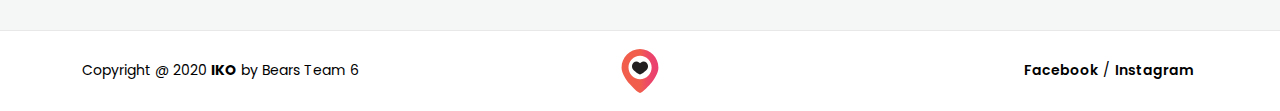
<file: admin-edit-resort..html>
<!DOCTYPE html>
<html lang="en">
 
<head>
    <meta charset="UTF-8">
    <meta name="viewport" content="width=device-width, initial-scale=1.0">
    <title>Admin | Edit Resort</title>

    <!-- css links -->
    <link rel="stylesheet" href="./assets/css/navbar.css">
    <link rel="stylesheet" href="./assets/css/footer.css">
    <link rel="stylesheet" href="./assets/css/style.css">
    <link rel="stylesheet" href="./assets/css/admin.css">
    <link rel="stylesheet" href="./assets/css/account-user.css">
    <link rel="stylesheet" href="./assets/css/listing-page.css">
    <link rel="stylesheet" href="./assets/css/utility.css">

    <link href="https://cdn.jsdelivr.net/npm/bootstrap@5.0.0-beta1/dist/css/bootstrap.min.css" rel="stylesheet"
        crossorigin="anonymous">
    <link rel="preconnect" href="https://fonts.gstatic.com">
    <link href="https://fonts.googleapis.com/css2?family=Poppins:wght@400;500;600;700&display=swap" rel="stylesheet">
</head>

<body>

    <div id="nav-bar">
        <div id="main-nav-bar">
            <div class="nav-divider on-the-left">
                <div id="hamburger-icon" class="hamburger-icon hvr-sweep-to-top">
                    <div class="hamburger">
                        <svg id="svg-menu" style="fill: #fff" viewBox="0 -53 384 384"
                            xmlns="http://www.w3.org/2000/svg">
                            <path
                                d="m368 154.667969h-352c-8.832031 0-16-7.167969-16-16s7.167969-16 16-16h352c8.832031 0 16 7.167969 16 16s-7.167969 16-16 16zm0 0" />
                            <path
                                d="m368 32h-352c-8.832031 0-16-7.167969-16-16s7.167969-16 16-16h352c8.832031 0 16 7.167969 16 16s-7.167969 16-16 16zm0 0" />
                            <path
                                d="m368 277.332031h-352c-8.832031 0-16-7.167969-16-16s7.167969-16 16-16h352c8.832031 0 16 7.167969 16 16s-7.167969 16-16 16zm0 0" />
                        </svg>
                    </div>
                </div>
                <div class="divider-line"></div>
                <div class="nav-item write-review-link hvr-sweep-to-top">Write Review</div>
                <div class="divider-line"></div>
            </div>
            <div class="nav-divider on-the-right">
                <div class="divider-line"></div>
                <div class="nav-item login-link hvr-sweep-to-top">Login</div>
                <div class="divider-line"></div>
                <div class="nav-item register-link hvr-sweep-to-top">Register</div>
            </div>
            <a href="#" class="main-logo">
                <?xml version="1.0" encoding="utf-8"?>
                <svg id="svg-logo" style="fill: #fff" version="1.1" xmlns="http://www.w3.org/2000/svg"
                    xmlns:xlink="http://www.w3.org/1999/xlink" x="0px" y="0px" viewBox="0 0 800 400" <g>
                    <defs>
                        <linearGradient id="grad3" x1="0%" y1="0%" x2="100%" y2="0%">
                            <stop offset="0%" style="stop-color:#FD5D47;stop-opacity:100%" />
                            <stop offset="100%" style="stop-color:#EA406F;stop-opacity:85%" />
                        </linearGradient>
                    </defs>
                    <g>
                        <path d="M95,38v323H30V38H95z" />
                        <path d="M454.4,38L320.7,198.1L458.1,361h-82.2L258,217.1V361h-65V38h65v144.8L375.9,38H454.4z" />
                    </g>
                    <g>
                        <path class="st0" fill="url('#grad3')" d="M626.1,29.4c-79.7,0-144.5,64.8-144.5,144.5c0,45.4,40.1,99.4,64,127.5c15.2,17.9,62.7,69.1,80.5,69.1
			c21.5,0,80.1-68.4,80.7-69.1c23.8-28.1,63.8-82.1,63.8-127.5C770.6,94.2,705.8,29.4,626.1,29.4z M717.5,172.8
			c0,50.1-40.7,90.8-90.8,90.8c-50.1,0-90.8-40.7-90.8-90.8S576.6,82,626.7,82C676.7,82,717.5,122.7,717.5,172.8z" />
                        <path class="st0" d="M652.8,125.4c-12.3,0-21.4,8.4-26.7,14.2c-5.1-5.8-14-14.2-26.7-14.2c-19.2,0-35.1,15.5-36.2,35.3
			c-0.6,12,3.9,20.5,7.4,25.9c8.2,12.6,44.4,39.7,55.5,39.7c11.3,0,46.9-26.7,55.4-39.7c3.5-5.4,8.1-13.9,7.4-25.9
			C687.9,140.9,672,125.4,652.8,125.4z" />
                    </g>
                    </g>
                </svg>

            </a>
            <div class="bottom-line"></div>
        </div>

        <div id="mega-menu" class="mega-menu hidden">
            <div class="overlay-menu">
                <nav>
                    <div class="container">
                        <div class="row">
                            <div class="col-sm-6">
                                <a href="#">Home</a>
                                <a href="#">About Us</a>
                                <a href="#">Explore</a>
                                <a href="#">Write Review</a>
                            </div>
                            <div class="col-sm-6">
                                <a href="#">Help Center</a>
                                <a href="#">Contact</a>
                                <a href="#">Login</a>
                                <a href="#">Register</a>
                            </div>
                        </div>
                    </div>
                </nav>
            </div>
        </div>
    </div>

    <div class="sub-hero">
        <div class="overlay-img"></div>
        <div class="container">
            <div class="row">
                <div class="col-md-8 offset-md-2 col-sm-12">
                    <div class="sub-content">
                        <h3 class="fweight-500">Admin</h3>
                        <h2 class="fweight-700">Edit Resort</h2>
                    </div>
                </div>
            </div>
        </div>
    </div>

    <div class="admin account-body">
        <div class="container-fluid">
            <div class="row">
                <div class="col-lg-3 col-md-12 sidebar">
                    <div class="list-group">
                        <a href="#" class="list-group-item list-group-item-action active" aria-current="true">
                            Resorts
                        </a>
                        <a href="#" class="list-group-item list-group-item-action">Users</a>
                    </div>
                </div>
                <div class="col-lg-9 col-md-12">
                    <div class="content">
                        <form class="needs-validation" novalidate>
                            <div class="inner-form">
                                <div class="mb-3 row">
                                    <label for="resortname" class="col-lg-2 col-md-12 col-form-label fweight-600">Resort
                                        Name</label>
                                    <div class="col-lg-10 col-sm-12">
                                        <input type="text" id="resortname" value="Camayan Beach Resort">
                                    </div>
                                </div>
                                <div class="mb-3 row">
                                    <label for="price" class="col-lg-2 col-md-12 col-form-label fweight-600">Price per
                                        night</label>
                                    <div class="col-lg-10 col-sm-12">
                                        <div class="input-group flex-nowrap">
                                            <span class="input-group-text" id="addon-wrapping">₱</span>
                                            <input type="number" class="form-control" id="price" aria-describedby="addon-wrapping" value="3600">
                                          </div>
                                    </div>
                                </div>
                                <div class="mb-3 row">
                                    <label for="description"
                                        class="col-lg-2 col-md-12 col-form-label fweight-600">Resort Description</label>
                                    <div class="col-lg-10 col-sm-12">
                                        <textarea style="height: 100px;" type="text" id="description">hellooooo</textarea>
                                    </div>
                                </div>
                                <div class="mb-3 row">
                                    <label for="address"
                                        class="col-lg-2 col-md-12 col-form-label fweight-600">Address</label>
                                    <div class="col-lg-10 col-sm-12">
                                        <input type="text" id="address" value="Address 1">
                                    </div>
                                </div>
                                <div class="mb-3 row">
                                    <label for="province"
                                        class="col-lg-2 col-md-12 col-form-label fweight-600">Province</label>
                                    <div class="col-lg-10 col-sm-12">
                                        <input type="text" id="province" value="Province">
                                    </div>
                                </div>
                                <div class="mb-3 row">
                                    <label for="zip" class="col-lg-2 col-md-12 col-form-label fweight-600">Zip
                                        Code</label>
                                    <div class="col-lg-10 col-sm-12">
                                        <input type="text" id="zip" value="1663">
                                    </div>
                                </div>
                                <div class="mb-3 row">
                                    <label for="city" class="col-lg-2 col-md-12 col-form-label fweight-600">City</label>
                                    <div class="col-lg-10 col-sm-12">
                                        <input type="text" id="city" value="City">
                                    </div>
                                </div>
                                <div class="mb-3 row">
                                    <label for="phone"
                                        class="col-lg-2 col-md-12 col-form-label fweight-600">Phone</label>
                                    <div class="col-lg-10 col-sm-12">
                                        <input type="number" id="phone" value="222222222">
                                    </div>
                                </div>
                                <div class="mb-3 row">
                                    <label for="phone"
                                        class="col-lg-2 col-md-12 col-form-label fweight-600">Email</label>
                                    <div class="col-lg-10 col-sm-12">
                                        <input type="email" id="email" value="email@example.com">
                                    </div>
                                </div>
                                <div class="mb-3 row">
                                    <label for="website"
                                        class="col-lg-2 col-md-12 col-form-label fweight-600">Website</label>
                                    <div class="col-lg-10 col-sm-12">
                                        <input type="text" id="website" value="www.website.com">
                                    </div>
                                </div>
                                <div class="mb-3 row">
                                    <label for="image"
                                        class="col-lg-2 col-md-12 col-form-label fweight-600">Image</label>
                                    <div class="col-lg-10 col-sm-12">
                                        <input type="file" id="image">
                                        <small>Recommended image size: 1920 x 1306</small>
                                    </div>
                                </div>
                                <div class="mb-3 row amenities">
                                    <label for="website"
                                        class="col-lg-2 col-md-12 col-form-label fweight-600">Amenities</label>
                                    <div class="col-lg-5 col-md-12">
                                        <div class="list-group">
                                            <label class="list-group-item">
                                                <input class="form-check-input me-1" type="checkbox" value="" checked>
                                                TV
                                            </label>
                                            <label class="list-group-item">
                                                <input class="form-check-input me-1" type="checkbox" value="" checked>
                                                Reservation
                                            </label>
                                            <label class="list-group-item">
                                                <input class="form-check-input me-1" type="checkbox" value="">
                                                Moderate Noise
                                            </label>
                                            <label class="list-group-item">
                                                <input class="form-check-input me-1" type="checkbox" value="">
                                                Free Wifi
                                            </label>
                                            <label class="list-group-item">
                                                <input class="form-check-input me-1" type="checkbox" value="" checked>
                                                Trendy
                                            </label>
                                        </div>
                                    </div>
                                    <div class="col-lg-5 col-md-12">
                                        <div class="list-group">
                                            <label class="list-group-item">
                                                <input class="form-check-input me-1" type="checkbox" value="">
                                                Credit Card
                                            </label>
                                            <label class="list-group-item">
                                                <input class="form-check-input me-1" type="checkbox" value="">
                                                Bar
                                            </label>
                                            <label class="list-group-item">
                                                <input class="form-check-input me-1" type="checkbox" value="" checked>
                                                Pets
                                            </label>
                                            <label class="list-group-item">
                                                <input class="form-check-input me-1" type="checkbox" value="">
                                                Kids
                                            </label>
                                        </div>
                                    </div>
                                </div>
                            </div>
                            <div class="d-grid submit">
                                <button type="submit" class="btn btn-block">UPDATE RESORT</button>
                            </div>
                        </form>
                    </div>
                </div>
            </div>
        </div>
    </div>

    <footer>
        <div class="container">
            <div class="row">
                <div class="col-lg-4 col-md-12 content">
                    <p>Copyright @ 2020 <span class="fweight-700">IKO</span> by Bears Team 6</p>
                </div>
                <div class="col-lg-4 col-md-12 logo float-sm-start">
                    <img src="./assets/images/logo-gradient.svg" alt="Logo">
                </div>
                <div class="col-lg-4 col-md-12 socials content">
                    <a class="fweight-600 link" href="#">Facebook</a> / <a class="fweight-600 link"
                        href="#">Instagram</a>
                </div>
            </div>
        </div>
    </footer>

    <!-- JavaScript Bundle with Popper -->
    <script src="https://cdn.jsdelivr.net/npm/bootstrap@5.0.0-beta1/dist/js/bootstrap.bundle.min.js"
        integrity="sha384-ygbV9kiqUc6oa4msXn9868pTtWMgiQaeYH7/t7LECLbyPA2x65Kgf80OJFdroafW" crossorigin="anonymous">
    </script>
    <script src="./assets/js/script.js"></script>
</body>

</html>
</file>
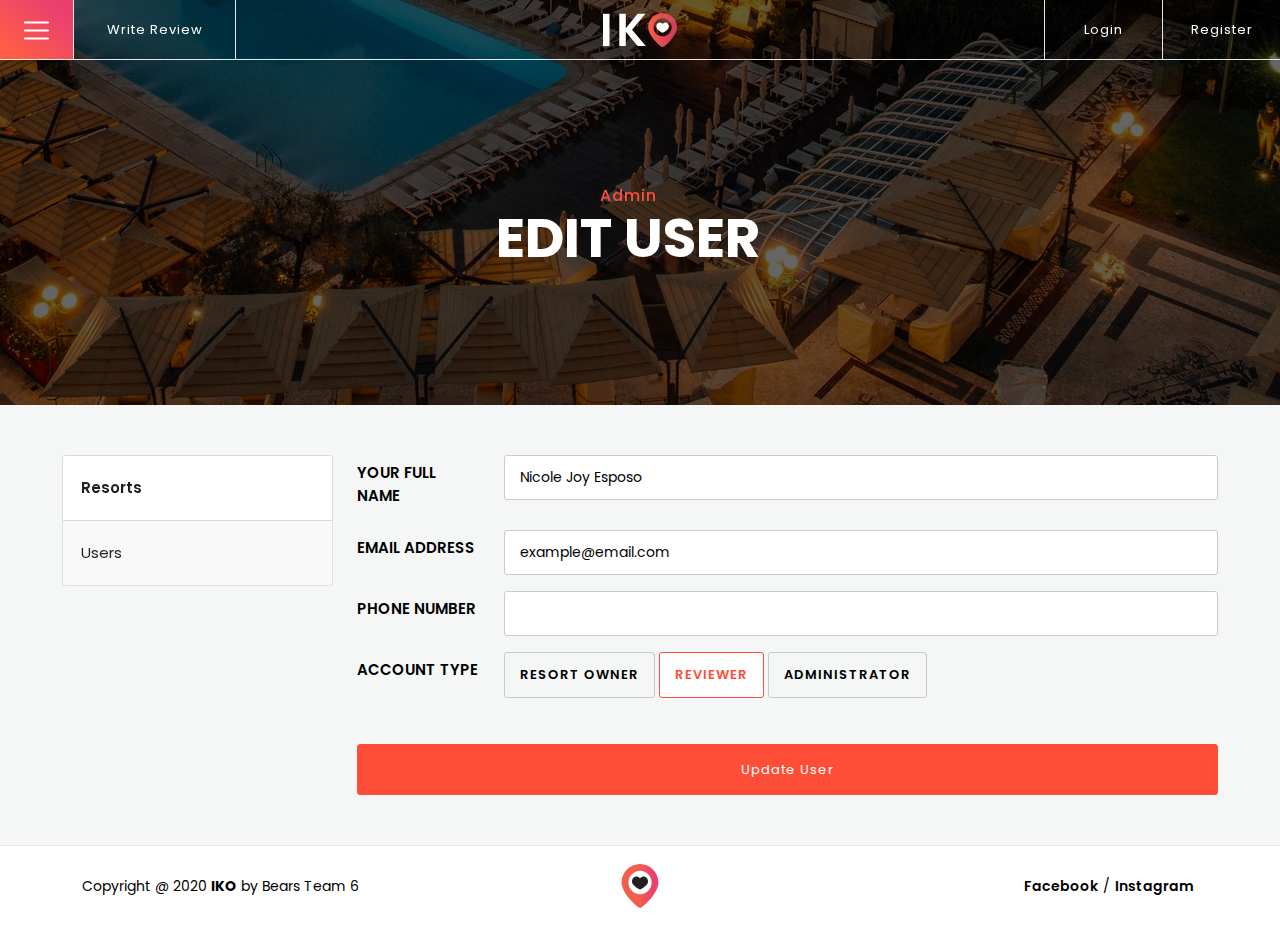
<file: admin-edit-user.html>
<!DOCTYPE html>
<html lang="en">

<head>
    <meta charset="UTF-8">
    <meta name="viewport" content="width=device-width, initial-scale=1.0">
    <title>Admin | Edit Resort</title>

    <!-- css links -->
    <link rel="stylesheet" href="./assets/css/navbar.css">
    <link rel="stylesheet" href="./assets/css/footer.css">
    <link rel="stylesheet" href="./assets/css/style.css">
    <link rel="stylesheet" href="./assets/css/admin.css">
    <link rel="stylesheet" href="./assets/css/account-user.css">
    <link rel="stylesheet" href="./assets/css/listing-page.css">
    <link rel="stylesheet" href="./assets/css/utility.css">

    <link href="https://cdn.jsdelivr.net/npm/bootstrap@5.0.0-beta1/dist/css/bootstrap.min.css" rel="stylesheet"
        crossorigin="anonymous">
    <link rel="preconnect" href="https://fonts.gstatic.com">
    <link href="https://fonts.googleapis.com/css2?family=Poppins:wght@400;500;600;700&display=swap" rel="stylesheet">
</head>

<body>

    <div id="nav-bar">
        <div id="main-nav-bar">
            <div class="nav-divider on-the-left">
                <div id="hamburger-icon" class="hamburger-icon hvr-sweep-to-top">
                    <div class="hamburger">
                        <svg id="svg-menu" style="fill: #fff" viewBox="0 -53 384 384"
                            xmlns="http://www.w3.org/2000/svg">
                            <path
                                d="m368 154.667969h-352c-8.832031 0-16-7.167969-16-16s7.167969-16 16-16h352c8.832031 0 16 7.167969 16 16s-7.167969 16-16 16zm0 0" />
                            <path
                                d="m368 32h-352c-8.832031 0-16-7.167969-16-16s7.167969-16 16-16h352c8.832031 0 16 7.167969 16 16s-7.167969 16-16 16zm0 0" />
                            <path
                                d="m368 277.332031h-352c-8.832031 0-16-7.167969-16-16s7.167969-16 16-16h352c8.832031 0 16 7.167969 16 16s-7.167969 16-16 16zm0 0" />
                        </svg>
                    </div>
                </div>
                <div class="divider-line"></div>
                <div class="nav-item write-review-link hvr-sweep-to-top">Write Review</div>
                <div class="divider-line"></div>
            </div>
            <div class="nav-divider on-the-right">
                <div class="divider-line"></div>
                <div class="nav-item login-link hvr-sweep-to-top">Login</div>
                <div class="divider-line"></div>
                <div class="nav-item register-link hvr-sweep-to-top">Register</div>
            </div>
            <a href="#" class="main-logo">
                <?xml version="1.0" encoding="utf-8"?>
                <svg id="svg-logo" style="fill: #fff" version="1.1" xmlns="http://www.w3.org/2000/svg"
                    xmlns:xlink="http://www.w3.org/1999/xlink" x="0px" y="0px" viewBox="0 0 800 400" <g>
                    <defs>
                        <linearGradient id="grad3" x1="0%" y1="0%" x2="100%" y2="0%">
                            <stop offset="0%" style="stop-color:#FD5D47;stop-opacity:100%" />
                            <stop offset="100%" style="stop-color:#EA406F;stop-opacity:85%" />
                        </linearGradient>
                    </defs>
                    <g>
                        <path d="M95,38v323H30V38H95z" />
                        <path d="M454.4,38L320.7,198.1L458.1,361h-82.2L258,217.1V361h-65V38h65v144.8L375.9,38H454.4z" />
                    </g>
                    <g>
                        <path class="st0" fill="url('#grad3')" d="M626.1,29.4c-79.7,0-144.5,64.8-144.5,144.5c0,45.4,40.1,99.4,64,127.5c15.2,17.9,62.7,69.1,80.5,69.1
			c21.5,0,80.1-68.4,80.7-69.1c23.8-28.1,63.8-82.1,63.8-127.5C770.6,94.2,705.8,29.4,626.1,29.4z M717.5,172.8
			c0,50.1-40.7,90.8-90.8,90.8c-50.1,0-90.8-40.7-90.8-90.8S576.6,82,626.7,82C676.7,82,717.5,122.7,717.5,172.8z" />
                        <path class="st0" d="M652.8,125.4c-12.3,0-21.4,8.4-26.7,14.2c-5.1-5.8-14-14.2-26.7-14.2c-19.2,0-35.1,15.5-36.2,35.3
			c-0.6,12,3.9,20.5,7.4,25.9c8.2,12.6,44.4,39.7,55.5,39.7c11.3,0,46.9-26.7,55.4-39.7c3.5-5.4,8.1-13.9,7.4-25.9
			C687.9,140.9,672,125.4,652.8,125.4z" />
                    </g>
                    </g>
                </svg>

            </a>
            <div class="bottom-line"></div>
        </div>

        <div id="mega-menu" class="mega-menu hidden">
            <div class="overlay-menu">
                <nav>
                    <div class="container">
                        <div class="row">
                            <div class="col-sm-6">
                                <a href="#">Home</a>
                                <a href="#">About Us</a>
                                <a href="#">Explore</a>
                                <a href="#">Write Review</a>
                            </div>
                            <div class="col-sm-6">
                                <a href="#">Help Center</a>
                                <a href="#">Contact</a>
                                <a href="#">Login</a>
                                <a href="#">Register</a>
                            </div>
                        </div>
                    </div>
                </nav>
            </div>
        </div>
    </div>

    <div class="sub-hero">
        <div class="overlay-img"></div>
        <div class="container">
            <div class="row">
                <div class="col-md-8 offset-md-2 col-sm-12">
                    <div class="sub-content">
                        <h3 class="fweight-500">Admin</h3>
                        <h2 class="fweight-700">Edit User</h2>
                    </div>
                </div>
            </div>
        </div>
    </div>

    <div class="admin account-body">
        <div class="container-fluid">
            <div class="row">
                <div class="col-lg-3 col-md-12 sidebar">
                    <div class="list-group">
                        <a href="#" class="list-group-item list-group-item-action active" aria-current="true">
                            Resorts
                        </a>
                        <a href="#" class="list-group-item list-group-item-action">Users</a>
                    </div>
                </div>
                <div class="col-lg-9 col-md-12">
                    <div class="content">
                        <form>
                            <div class="mb-3 row">
                                <label for="fullname" class="col-lg-2 col-md-12 col-form-label fweight-600">Your Full Name</label>
                                <div class="col-lg-10 col-sm-12">
                                    <input type="text" id="fullname" value="Nicole Joy Esposo" required>
                                </div>
                            </div>
                            <div class="mb-3 row">
                                <label for="email" class="col-lg-2 col-md-12 col-form-label fweight-600">Email Address</label>
                                <div class="col-lg-10 col-sm-12">
                                    <input type="email" id="email" value="example@email.com" required>
                                </div>
                            </div>
                            <div class="mb-3 row">
                                <label for="phone" class="col-lg-2 col-md-12 col-form-label fweight-600">Phone Number</label>
                                <div class="col-lg-10 col-sm-12">
                                    <input type="number" id="phone" value="222-222-222" required>
                                </div>
                            </div>
                            <div class="mb-3 row">
                                <label for="phone" class="col-lg-2 col-md-12 col-form-label fweight-600">Account Type</label>
                                <div class="col-lg-10 col-sm-12">
                                    <div class="role">
                                        <input type="radio" class="btn-check" name="options-outlined" id="resort-owner"
                                            autocomplete="off">
                                        <label class="btn btn-outline-success" for="resort-owner">Resort Owner</label>
    
                                        <input type="radio" class="btn-check" name="options-outlined" id="reviewer"
                                            autocomplete="off" checked>
                                        <label class="btn btn-outline-success" for="reviewer">Reviewer</label>
    
                                        <input type="radio" class="btn-check" name="options-outlined" id="administrator"
                                            autocomplete="off">
                                        <label class="btn btn-outline-success" for="administrator">Administrator</label>
                                    </div>
                                </div>
                            </div>
                            <div class="d-grid submit">
                                <button type="submit" class="btn btn-primary btn-block">Update User</button>
                            </div>
                        </form>
                    </div>
                </div>
            </div>
        </div>
    </div>

    <footer>
        <div class="container">
            <div class="row">
                <div class="col-lg-4 col-md-12 content">
                    <p>Copyright @ 2020 <span class="fweight-700">IKO</span> by Bears Team 6</p>
                </div>
                <div class="col-lg-4 col-md-12 logo float-sm-start">
                    <img src="./assets/images/logo-gradient.svg" alt="Logo">
                </div>
                <div class="col-lg-4 col-md-12 socials content">
                    <a class="fweight-600 link" href="#">Facebook</a> / <a class="fweight-600 link"
                        href="#">Instagram</a>
                </div>
            </div>
        </div>
    </footer>

    <!-- JavaScript Bundle with Popper -->
    <script src="https://cdn.jsdelivr.net/npm/bootstrap@5.0.0-beta1/dist/js/bootstrap.bundle.min.js"
        integrity="sha384-ygbV9kiqUc6oa4msXn9868pTtWMgiQaeYH7/t7LECLbyPA2x65Kgf80OJFdroafW" crossorigin="anonymous">
    </script>
    <script src="./assets/js/script.js"></script>
</body>

</html>
</file>
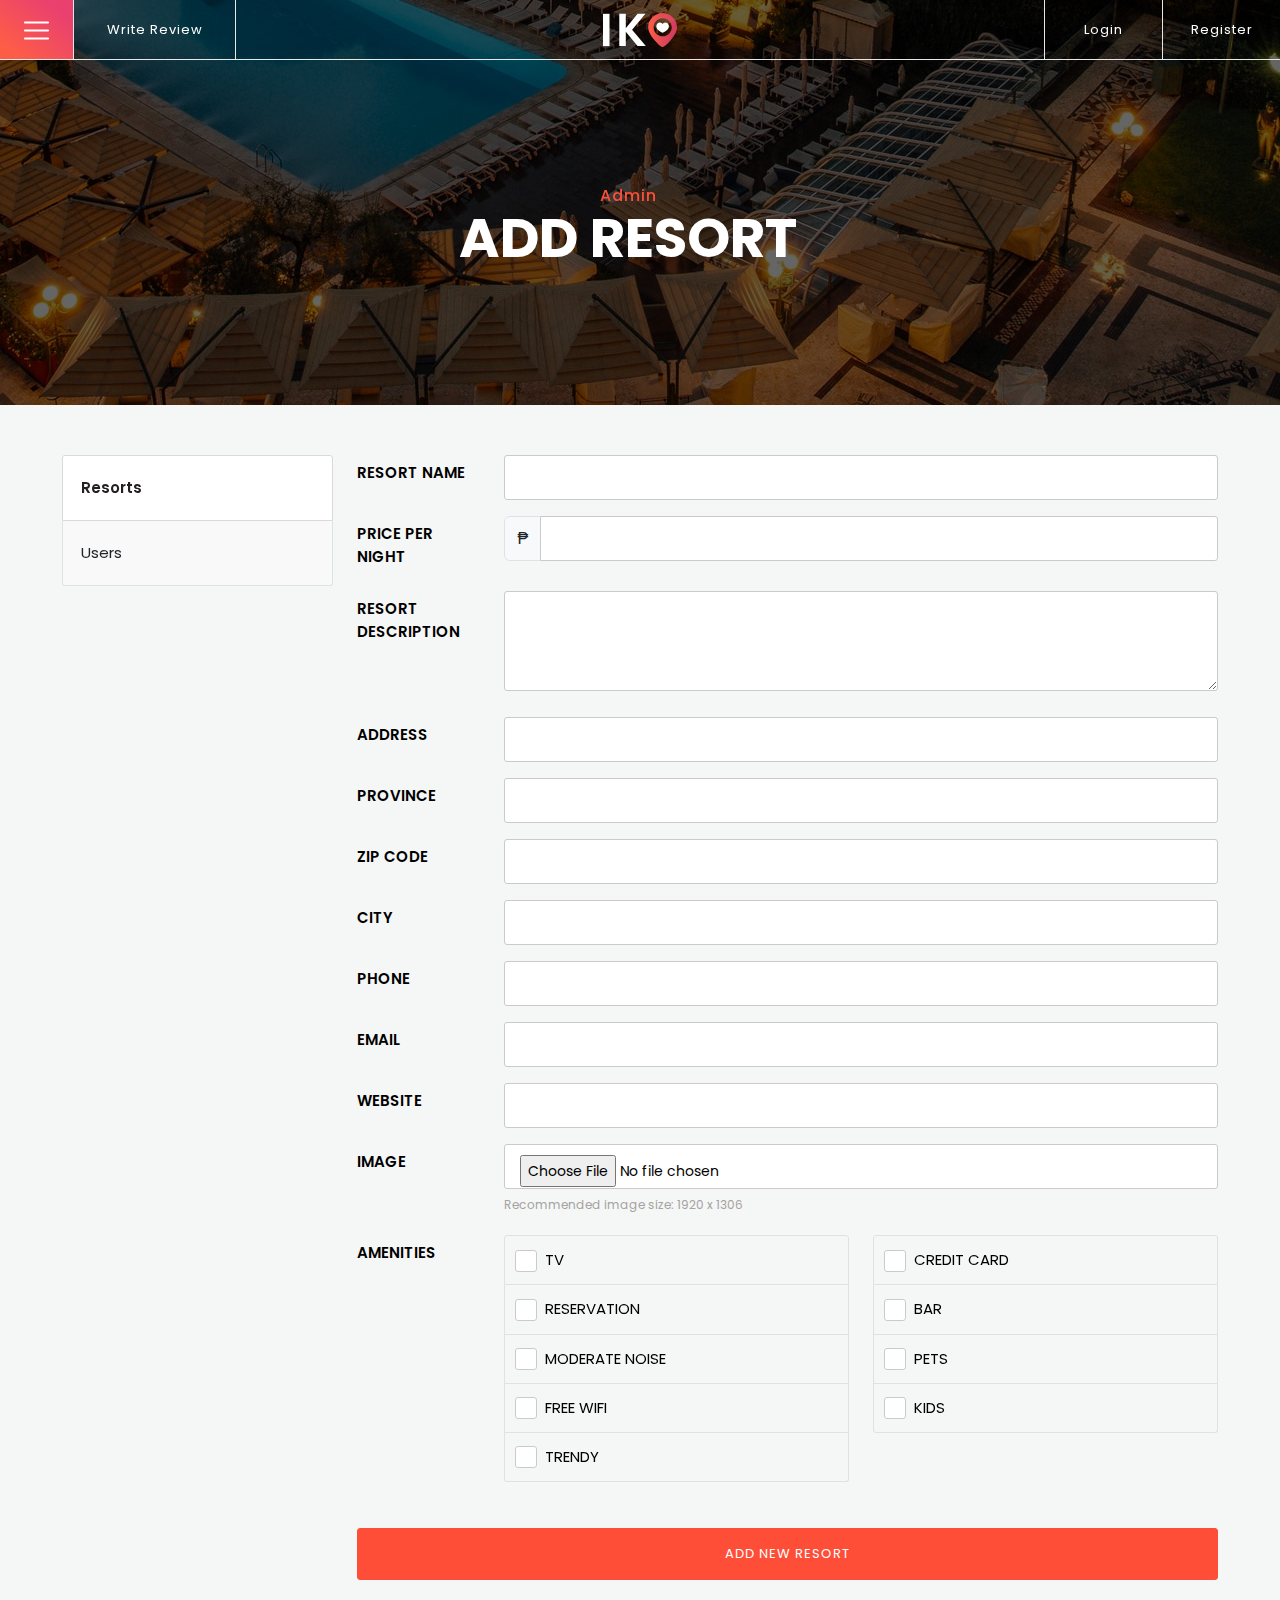
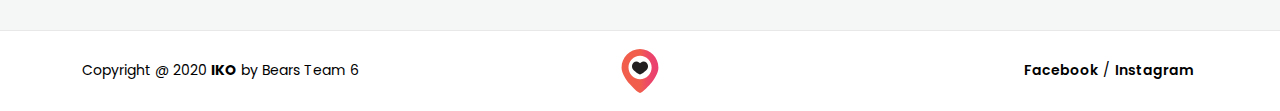
<file: admin-new-resort.html>
<!DOCTYPE html> 
<html lang="en">

<head>
    <meta charset="UTF-8">
    <meta name="viewport" content="width=device-width, initial-scale=1.0">
    <title>Admin | Add New Resort</title>

    <!-- css links -->
    <link rel="stylesheet" href="./assets/css/navbar.css">
    <link rel="stylesheet" href="./assets/css/footer.css">
    <link rel="stylesheet" href="./assets/css/style.css">
    <link rel="stylesheet" href="./assets/css/admin.css">
    <link rel="stylesheet" href="./assets/css/account-user.css">
    <link rel="stylesheet" href="./assets/css/listing-page.css">
    <link rel="stylesheet" href="./assets/css/utility.css">

    <link href="https://cdn.jsdelivr.net/npm/bootstrap@5.0.0-beta1/dist/css/bootstrap.min.css" rel="stylesheet"
        crossorigin="anonymous">
    <link rel="preconnect" href="https://fonts.gstatic.com">
    <link href="https://fonts.googleapis.com/css2?family=Poppins:wght@400;500;600;700&display=swap" rel="stylesheet">
</head>

<body>

    <div id="nav-bar">
        <div id="main-nav-bar">
            <div class="nav-divider on-the-left">
                <div id="hamburger-icon" class="hamburger-icon hvr-sweep-to-top">
                    <div class="hamburger">
                        <svg id="svg-menu" style="fill: #fff" viewBox="0 -53 384 384"
                            xmlns="http://www.w3.org/2000/svg">
                            <path
                                d="m368 154.667969h-352c-8.832031 0-16-7.167969-16-16s7.167969-16 16-16h352c8.832031 0 16 7.167969 16 16s-7.167969 16-16 16zm0 0" />
                            <path
                                d="m368 32h-352c-8.832031 0-16-7.167969-16-16s7.167969-16 16-16h352c8.832031 0 16 7.167969 16 16s-7.167969 16-16 16zm0 0" />
                            <path
                                d="m368 277.332031h-352c-8.832031 0-16-7.167969-16-16s7.167969-16 16-16h352c8.832031 0 16 7.167969 16 16s-7.167969 16-16 16zm0 0" />
                        </svg>
                    </div>
                </div>
                <div class="divider-line"></div>
                <div class="nav-item write-review-link hvr-sweep-to-top">Write Review</div>
                <div class="divider-line"></div>
            </div>
            <div class="nav-divider on-the-right">
                <div class="divider-line"></div>
                <div class="nav-item login-link hvr-sweep-to-top">Login</div>
                <div class="divider-line"></div>
                <div class="nav-item register-link hvr-sweep-to-top">Register</div>
            </div>
            <a href="#" class="main-logo">
                <?xml version="1.0" encoding="utf-8"?>
                <svg id="svg-logo" style="fill: #fff" version="1.1" xmlns="http://www.w3.org/2000/svg"
                    xmlns:xlink="http://www.w3.org/1999/xlink" x="0px" y="0px" viewBox="0 0 800 400" <g>
                    <defs>
                        <linearGradient id="grad3" x1="0%" y1="0%" x2="100%" y2="0%">
                            <stop offset="0%" style="stop-color:#FD5D47;stop-opacity:100%" />
                            <stop offset="100%" style="stop-color:#EA406F;stop-opacity:85%" />
                        </linearGradient>
                    </defs>
                    <g>
                        <path d="M95,38v323H30V38H95z" />
                        <path d="M454.4,38L320.7,198.1L458.1,361h-82.2L258,217.1V361h-65V38h65v144.8L375.9,38H454.4z" />
                    </g>
                    <g>
                        <path class="st0" fill="url('#grad3')" d="M626.1,29.4c-79.7,0-144.5,64.8-144.5,144.5c0,45.4,40.1,99.4,64,127.5c15.2,17.9,62.7,69.1,80.5,69.1
			c21.5,0,80.1-68.4,80.7-69.1c23.8-28.1,63.8-82.1,63.8-127.5C770.6,94.2,705.8,29.4,626.1,29.4z M717.5,172.8
			c0,50.1-40.7,90.8-90.8,90.8c-50.1,0-90.8-40.7-90.8-90.8S576.6,82,626.7,82C676.7,82,717.5,122.7,717.5,172.8z" />
                        <path class="st0" d="M652.8,125.4c-12.3,0-21.4,8.4-26.7,14.2c-5.1-5.8-14-14.2-26.7-14.2c-19.2,0-35.1,15.5-36.2,35.3
			c-0.6,12,3.9,20.5,7.4,25.9c8.2,12.6,44.4,39.7,55.5,39.7c11.3,0,46.9-26.7,55.4-39.7c3.5-5.4,8.1-13.9,7.4-25.9
			C687.9,140.9,672,125.4,652.8,125.4z" />
                    </g>
                    </g>
                </svg>

            </a>
            <div class="bottom-line"></div>
        </div>

        <div id="mega-menu" class="mega-menu hidden">
            <div class="overlay-menu">
                <nav>
                    <div class="container">
                        <div class="row">
                            <div class="col-sm-6">
                                <a href="#">Home</a>
                                <a href="#">About Us</a>
                                <a href="#">Explore</a>
                                <a href="#">Write Review</a>
                            </div>
                            <div class="col-sm-6">
                                <a href="#">Help Center</a>
                                <a href="#">Contact</a>
                                <a href="#">Login</a>
                                <a href="#">Register</a>
                            </div>
                        </div>
                    </div>
                </nav>
            </div>
        </div>
    </div>

    <div class="sub-hero">
        <div class="overlay-img"></div>
        <div class="container">
            <div class="row">
                <div class="col-md-8 offset-md-2 col-sm-12">
                    <div class="sub-content">
                        <h3 class="fweight-500">Admin</h3>
                        <h2 class="fweight-700">Add Resort</h2>
                    </div>
                </div>
            </div>
        </div>
    </div>

    <div class="admin account-body">
        <div class="container-fluid">
            <div class="row">
                <div class="col-lg-3 col-md-12 sidebar">
                    <div class="list-group">
                        <a href="#" class="list-group-item list-group-item-action active" aria-current="true">
                            Resorts
                        </a>
                        <a href="#" class="list-group-item list-group-item-action">Users</a>
                    </div>
                </div>
                <div class="col-lg-9 col-md-12">
                    <div class="content">
                        <form class="needs-validation" novalidate>
                            <div class="inner-form">
                                <div class="mb-3 row">
                                    <label for="fullname" class="col-lg-2 col-md-12 col-form-label fweight-600">Resort
                                        Name</label>
                                    <div class="col-lg-10 col-sm-12">
                                        <input type="text" id="fullname">
                                    </div>
                                </div>
                                <div class="mb-3 row">
                                    <label for="price" class="col-lg-2 col-md-12 col-form-label fweight-600">Price per
                                        night</label>
                                    <div class="col-lg-10 col-sm-12">
                                        <div class="input-group flex-nowrap">
                                            <span class="input-group-text" id="addon-wrapping">₱</span>
                                            <input type="number" class="form-control" id="price" aria-describedby="addon-wrapping">
                                          </div>
                                    </div>
                                </div>
                                <div class="mb-3 row">
                                    <label for="description"
                                        class="col-lg-2 col-md-12 col-form-label fweight-600">Resort Description</label>
                                    <div class="col-lg-10 col-sm-12">
                                        <textarea style="height: 100px;" type="text" id="description"></textarea>
                                    </div>
                                </div>
                                <div class="mb-3 row">
                                    <label for="address"
                                        class="col-lg-2 col-md-12 col-form-label fweight-600">Address</label>
                                    <div class="col-lg-10 col-sm-12">
                                        <input type="text" id="address">
                                    </div>
                                </div>
                                <div class="mb-3 row">
                                    <label for="province"
                                        class="col-lg-2 col-md-12 col-form-label fweight-600">Province</label>
                                    <div class="col-lg-10 col-sm-12">
                                        <input type="text" id="province">
                                    </div>
                                </div>
                                <div class="mb-3 row">
                                    <label for="zip" class="col-lg-2 col-md-12 col-form-label fweight-600">Zip
                                        Code</label>
                                    <div class="col-lg-10 col-sm-12">
                                        <input type="text" id="zip">
                                    </div>
                                </div>
                                <div class="mb-3 row">
                                    <label for="city" class="col-lg-2 col-md-12 col-form-label fweight-600">City</label>
                                    <div class="col-lg-10 col-sm-12">
                                        <input type="text" id="city">
                                    </div>
                                </div>
                                <div class="mb-3 row">
                                    <label for="phone"
                                        class="col-lg-2 col-md-12 col-form-label fweight-600">Phone</label>
                                    <div class="col-lg-10 col-sm-12">
                                        <input type="number" id="phone">
                                    </div>
                                </div>
                                <div class="mb-3 row">
                                    <label for="phone"
                                        class="col-lg-2 col-md-12 col-form-label fweight-600">Email</label>
                                    <div class="col-lg-10 col-sm-12">
                                        <input type="email" id="email">
                                    </div>
                                </div>
                                <div class="mb-3 row">
                                    <label for="website"
                                        class="col-lg-2 col-md-12 col-form-label fweight-600">Website</label>
                                    <div class="col-lg-10 col-sm-12">
                                        <input type="text" id="website">
                                    </div>
                                </div>
                                <div class="mb-3 row">
                                    <label for="image"
                                        class="col-lg-2 col-md-12 col-form-label fweight-600">Image</label>
                                    <div class="col-lg-10 col-sm-12">
                                        <input type="file" id="image">
                                        <small>Recommended image size: 1920 x 1306</small>
                                    </div>
                                </div>
                                <div class="mb-3 row amenities">
                                    <label for="amenities"
                                        class="col-lg-2 col-md-12 col-form-label fweight-600">Amenities</label>
                                    <div class="col-lg-5 col-md-12">
                                        <div class="list-group">
                                            <label class="list-group-item">
                                                <input class="form-check-input me-1" type="checkbox" value="">
                                                TV
                                            </label>
                                            <label class="list-group-item">
                                                <input class="form-check-input me-1" type="checkbox" value="">
                                                Reservation
                                            </label>
                                            <label class="list-group-item">
                                                <input class="form-check-input me-1" type="checkbox" value="">
                                                Moderate Noise
                                            </label>
                                            <label class="list-group-item">
                                                <input class="form-check-input me-1" type="checkbox" value="">
                                                Free Wifi
                                            </label>
                                            <label class="list-group-item">
                                                <input class="form-check-input me-1" type="checkbox" value="">
                                                Trendy
                                            </label>
                                        </div>
                                    </div>
                                    <div class="col-lg-5 col-md-12">
                                        <div class="list-group">
                                            <label class="list-group-item">
                                                <input class="form-check-input me-1" type="checkbox" value="">
                                                Credit Card
                                            </label>
                                            <label class="list-group-item">
                                                <input class="form-check-input me-1" type="checkbox" value="">
                                                Bar
                                            </label>
                                            <label class="list-group-item">
                                                <input class="form-check-input me-1" type="checkbox" value="">
                                                Pets
                                            </label>
                                            <label class="list-group-item">
                                                <input class="form-check-input me-1" type="checkbox" value="">
                                                Kids
                                            </label>
                                        </div>
                                    </div>
                                </div>
                            </div>
                            <div class="d-grid submit">
                                <button type="submit" class="btn btn-block">ADD NEW RESORT</button>
                            </div>
                        </form>
                    </div>
                </div>
            </div>
        </div>
    </div>

    <footer>
        <div class="container">
            <div class="row">
                <div class="col-lg-4 col-md-12 content">
                    <p>Copyright @ 2020 <span class="fweight-700">IKO</span> by Bears Team 6</p>
                </div>
                <div class="col-lg-4 col-md-12 logo float-sm-start">
                    <img src="./assets/images/logo-gradient.svg" alt="Logo">
                </div>
                <div class="col-lg-4 col-md-12 socials content">
                    <a class="fweight-600 link" href="#">Facebook</a> / <a class="fweight-600 link"
                        href="#">Instagram</a>
                </div>
            </div>
        </div>
    </footer>

    <!-- JavaScript Bundle with Popper -->
    <script src="https://cdn.jsdelivr.net/npm/bootstrap@5.0.0-beta1/dist/js/bootstrap.bundle.min.js"
        integrity="sha384-ygbV9kiqUc6oa4msXn9868pTtWMgiQaeYH7/t7LECLbyPA2x65Kgf80OJFdroafW" crossorigin="anonymous">
    </script>
    <script src="./assets/js/script.js"></script>
</body>

</html>
</file>
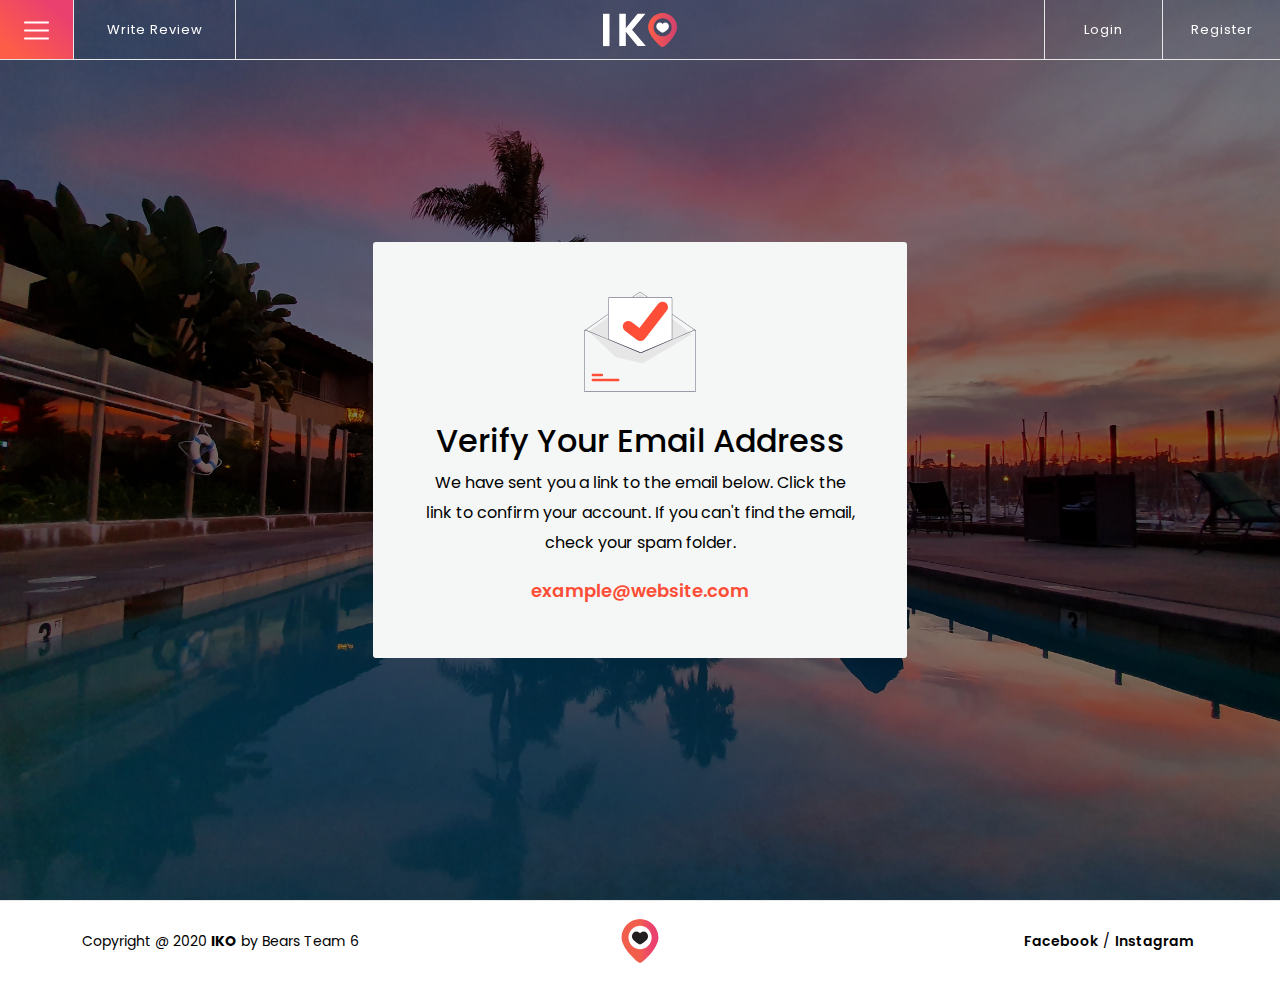
<file: confirmation.html>
<!DOCTYPE html>
<html lang="en">

<head>
    <meta charset="UTF-8">
    <meta name="viewport" content="width=device-width, initial-scale=1.0">
    <title>Verify Your Email Address</title>

    <!-- css links -->
    <link rel="stylesheet" href="./assets/css/navbar.css">
    <link rel="stylesheet" href="./assets/css/footer.css">
    <link rel="stylesheet" href="./assets/css/style.css">
    <link rel="stylesheet" href="./assets/css/register.css">
    <link rel="stylesheet" href="./assets/css/login.css">
    <link rel="stylesheet" href="./assets/css/confirmation.css">
    <link rel="stylesheet" href="./assets/css/listing-page.css">
    <link rel="stylesheet" href="./assets/css/utility.css">

    <link href="https://cdn.jsdelivr.net/npm/bootstrap@5.0.0-beta1/dist/css/bootstrap.min.css" rel="stylesheet"
        crossorigin="anonymous">
    <link rel="preconnect" href="https://fonts.gstatic.com">
    <link href="https://fonts.googleapis.com/css2?family=Poppins:wght@400;500;600;700&display=swap" rel="stylesheet">
</head>

<body>

    <div id="nav-bar">
        <div id="main-nav-bar">
            <div class="nav-divider on-the-left">
                <div id="hamburger-icon" class="hamburger-icon hvr-sweep-to-top">
                    <div class="hamburger">
                        <svg id="svg-menu" style="fill: #fff" viewBox="0 -53 384 384"
                            xmlns="http://www.w3.org/2000/svg">
                            <path
                                d="m368 154.667969h-352c-8.832031 0-16-7.167969-16-16s7.167969-16 16-16h352c8.832031 0 16 7.167969 16 16s-7.167969 16-16 16zm0 0" />
                            <path
                                d="m368 32h-352c-8.832031 0-16-7.167969-16-16s7.167969-16 16-16h352c8.832031 0 16 7.167969 16 16s-7.167969 16-16 16zm0 0" />
                            <path
                                d="m368 277.332031h-352c-8.832031 0-16-7.167969-16-16s7.167969-16 16-16h352c8.832031 0 16 7.167969 16 16s-7.167969 16-16 16zm0 0" />
                        </svg>
                    </div>
                </div>
                <div class="divider-line"></div>
                <div class="nav-item write-review-link hvr-sweep-to-top">Write Review</div>
                <div class="divider-line"></div>
            </div>
            <div class="nav-divider on-the-right">
                <div class="divider-line"></div>
                <div class="nav-item login-link hvr-sweep-to-top">Login</div>
                <div class="divider-line"></div>
                <div class="nav-item register-link hvr-sweep-to-top">Register</div>
            </div>
            <a href="#" class="main-logo">
                <?xml version="1.0" encoding="utf-8"?>
                <svg id="svg-logo" style="fill: #fff" version="1.1" xmlns="http://www.w3.org/2000/svg"
                    xmlns:xlink="http://www.w3.org/1999/xlink" x="0px" y="0px" viewBox="0 0 800 400" <g>
                    <defs>
                        <linearGradient id="grad3" x1="0%" y1="0%" x2="100%" y2="0%">
                            <stop offset="0%" style="stop-color:#FD5D47;stop-opacity:100%" />
                            <stop offset="100%" style="stop-color:#EA406F;stop-opacity:85%" />
                        </linearGradient>
                    </defs>
                    <g>
                        <path d="M95,38v323H30V38H95z" />
                        <path d="M454.4,38L320.7,198.1L458.1,361h-82.2L258,217.1V361h-65V38h65v144.8L375.9,38H454.4z" />
                    </g>
                    <g>
                        <path class="st0" fill="url('#grad3')" d="M626.1,29.4c-79.7,0-144.5,64.8-144.5,144.5c0,45.4,40.1,99.4,64,127.5c15.2,17.9,62.7,69.1,80.5,69.1
			c21.5,0,80.1-68.4,80.7-69.1c23.8-28.1,63.8-82.1,63.8-127.5C770.6,94.2,705.8,29.4,626.1,29.4z M717.5,172.8
			c0,50.1-40.7,90.8-90.8,90.8c-50.1,0-90.8-40.7-90.8-90.8S576.6,82,626.7,82C676.7,82,717.5,122.7,717.5,172.8z" />
                        <path class="st0" d="M652.8,125.4c-12.3,0-21.4,8.4-26.7,14.2c-5.1-5.8-14-14.2-26.7-14.2c-19.2,0-35.1,15.5-36.2,35.3
			c-0.6,12,3.9,20.5,7.4,25.9c8.2,12.6,44.4,39.7,55.5,39.7c11.3,0,46.9-26.7,55.4-39.7c3.5-5.4,8.1-13.9,7.4-25.9
			C687.9,140.9,672,125.4,652.8,125.4z" />
                    </g>
                    </g>
                </svg>

            </a>
            <div class="bottom-line"></div>
        </div>

        <div id="mega-menu" class="mega-menu hidden">
            <div class="overlay-menu">
                <nav>
                    <div class="container">
                        <div class="row">
                            <div class="col-sm-6">
                                <a href="#">Home</a>
                                <a href="#">About Us</a>
                                <a href="#">Explore</a>
                                <a href="#">Write Review</a>
                            </div>
                            <div class="col-sm-6">
                                <a href="#">Help Center</a>
                                <a href="#">Contact</a>
                                <a href="#">Login</a>
                                <a href="#">Register</a>
                            </div>
                        </div>
                    </div>
                </nav>
            </div>
        </div>
    </div>

    <div class="confirmation">
        <div class="overlay-img"></div>
        <div class="container">
            <div class="row">

                <div class="col-lg-6 offset-lg-3 col-md-10 offset-md-1 col-xs-12 join">
                    <div class="confirm-email">
                        <img src="./assets/images/undraw_Mail_sent_re_0ofv.svg" alt="mail">
                        <h2>Verify Your Email Address</h2>
                        <p>We have sent you a link to the email below. Click the link to confirm your account. If you can't find the email, check your spam folder.</p>
                        <a href="#" class="user-email">example@website.com</a>
                    </div>
                </div>
            </div>
        </div>
    </div>

    <footer>
        <div class="container">
            <div class="row">
                <div class="col-lg-4 col-md-12 content">
                    <p>Copyright @ 2020 <span class="fweight-700">IKO</span> by Bears Team 6</p>
                </div>
                <div class="col-lg-4 col-md-12 logo float-sm-start">
                    <img src="./assets/images/logo-gradient.svg" alt="Logo">
                </div>
                <div class="col-lg-4 col-md-12 socials content">
                    <a class="fweight-600 link" href="#">Facebook</a> / <a class="fweight-600 link"
                        href="#">Instagram</a>
                </div>
            </div>
        </div>
    </footer>

    <!-- JavaScript Bundle with Popper -->
    <script src="https://cdn.jsdelivr.net/npm/bootstrap@5.0.0-beta1/dist/js/bootstrap.bundle.min.js"
        integrity="sha384-ygbV9kiqUc6oa4msXn9868pTtWMgiQaeYH7/t7LECLbyPA2x65Kgf80OJFdroafW" crossorigin="anonymous">
    </script>
    <script src="./assets/js/script.js"></script>
</body>

</html>
</file>
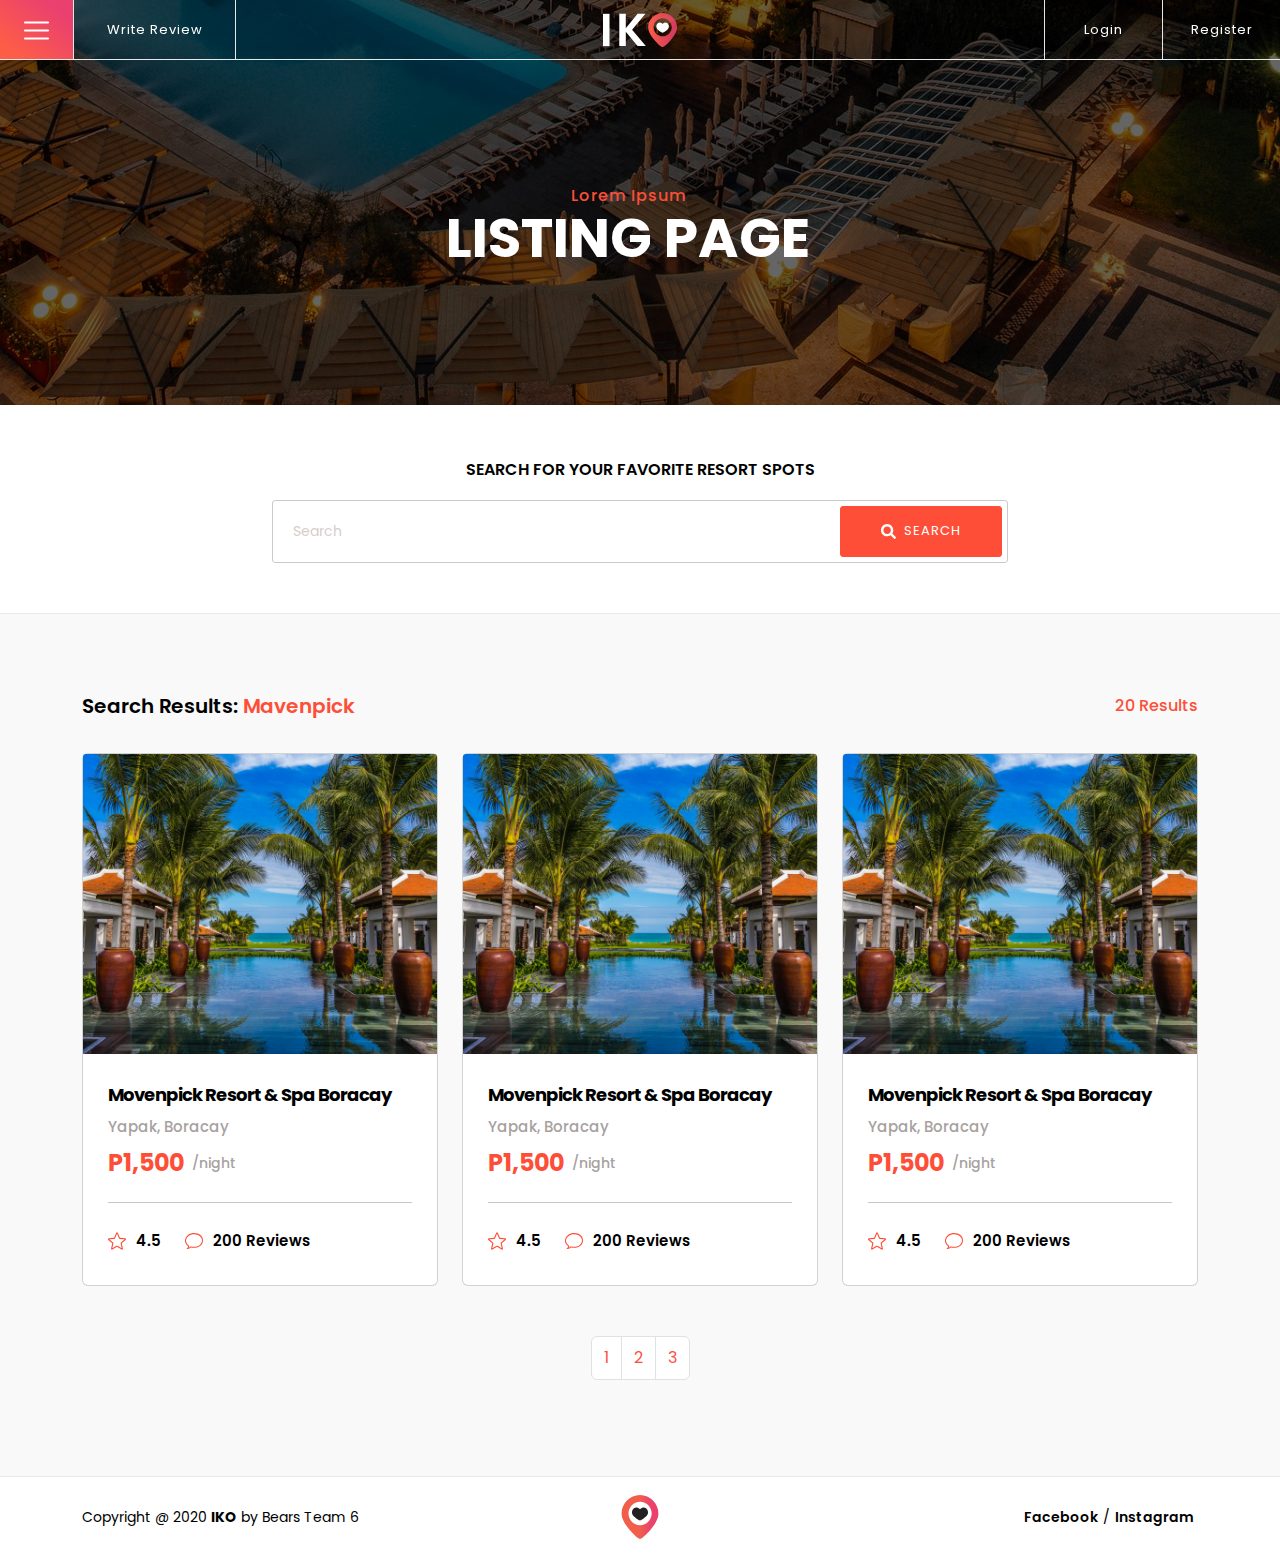
<file: listing-page.html>
<!DOCTYPE html>
<html lang="en">

<head>
    <meta charset="UTF-8">
    <meta name="viewport" content="width=device-width, initial-scale=1.0">
    <title>Listing Page</title>

    <!-- css links -->
    <link rel="stylesheet" href="./assets/css/navbar.css">
    <link rel="stylesheet" href="./assets/css/footer.css">
    <link rel="stylesheet" href="./assets/css/style.css">
    <link rel="stylesheet" href="./assets/css/listing-page.css">
    <link rel="stylesheet" href="./assets/css/utility.css">

    <link href="https://cdn.jsdelivr.net/npm/bootstrap@5.0.0-beta1/dist/css/bootstrap.min.css" rel="stylesheet"
        crossorigin="anonymous">
    <link rel="preconnect" href="https://fonts.gstatic.com">
    <link href="https://fonts.googleapis.com/css2?family=Poppins:wght@400;500;600;700&display=swap" rel="stylesheet">
</head>

<body>

    <div id="nav-bar">
        <div id="main-nav-bar">
            <div class="nav-divider on-the-left">
                <div id="hamburger-icon" class="hamburger-icon hvr-sweep-to-top">
                    <div class="hamburger">
                        <svg id="svg-menu" style="fill: #fff" viewBox="0 -53 384 384"
                            xmlns="http://www.w3.org/2000/svg">
                            <path
                                d="m368 154.667969h-352c-8.832031 0-16-7.167969-16-16s7.167969-16 16-16h352c8.832031 0 16 7.167969 16 16s-7.167969 16-16 16zm0 0" />
                            <path
                                d="m368 32h-352c-8.832031 0-16-7.167969-16-16s7.167969-16 16-16h352c8.832031 0 16 7.167969 16 16s-7.167969 16-16 16zm0 0" />
                            <path
                                d="m368 277.332031h-352c-8.832031 0-16-7.167969-16-16s7.167969-16 16-16h352c8.832031 0 16 7.167969 16 16s-7.167969 16-16 16zm0 0" />
                        </svg>
                    </div>
                </div>
                <div class="divider-line"></div>
                <div class="nav-item write-review-link hvr-sweep-to-top">Write Review</div>
                <div class="divider-line"></div>
            </div>
            <div class="nav-divider on-the-right">
                <div class="divider-line"></div>
                <div class="nav-item login-link hvr-sweep-to-top">Login</div>
                <div class="divider-line"></div>
                <div class="nav-item register-link hvr-sweep-to-top">Register</div>
            </div>
            <a href="#" class="main-logo">
                <?xml version="1.0" encoding="utf-8"?>
                <svg id="svg-logo" style="fill: #fff" version="1.1" xmlns="http://www.w3.org/2000/svg"
                    xmlns:xlink="http://www.w3.org/1999/xlink" x="0px" y="0px" viewBox="0 0 800 400" <g>
                        <defs>
                            <linearGradient id="grad3" x1="0%" y1="0%" x2="100%" y2="0%">
                              <stop offset="0%" style="stop-color:#FD5D47;stop-opacity:100%" />
                              <stop offset="100%" style="stop-color:#EA406F;stop-opacity:85%" />
                            </linearGradient>
                          </defs>
                    <g>
                        <path d="M95,38v323H30V38H95z" />
                        <path d="M454.4,38L320.7,198.1L458.1,361h-82.2L258,217.1V361h-65V38h65v144.8L375.9,38H454.4z" />
                    </g>
                    <g>
                        <path class="st0" fill="url('#grad3')" d="M626.1,29.4c-79.7,0-144.5,64.8-144.5,144.5c0,45.4,40.1,99.4,64,127.5c15.2,17.9,62.7,69.1,80.5,69.1
			c21.5,0,80.1-68.4,80.7-69.1c23.8-28.1,63.8-82.1,63.8-127.5C770.6,94.2,705.8,29.4,626.1,29.4z M717.5,172.8
			c0,50.1-40.7,90.8-90.8,90.8c-50.1,0-90.8-40.7-90.8-90.8S576.6,82,626.7,82C676.7,82,717.5,122.7,717.5,172.8z" />
                        <path class="st0" d="M652.8,125.4c-12.3,0-21.4,8.4-26.7,14.2c-5.1-5.8-14-14.2-26.7-14.2c-19.2,0-35.1,15.5-36.2,35.3
			c-0.6,12,3.9,20.5,7.4,25.9c8.2,12.6,44.4,39.7,55.5,39.7c11.3,0,46.9-26.7,55.4-39.7c3.5-5.4,8.1-13.9,7.4-25.9
			C687.9,140.9,672,125.4,652.8,125.4z" />
                    </g>
                    </g>
                </svg>

            </a>
            <div class="bottom-line"></div>
        </div>

        <div id="mega-menu" class="mega-menu hidden">
            <div class="overlay-menu">
                <nav>
                    <div class="container">
                        <div class="row">
                            <div class="col-sm-6">
                                <a href="#">Home</a>
                                <a href="#">About Us</a>
                                <a href="#">Explore</a>
                                <a href="#">Write Review</a>
                            </div>
                            <div class="col-sm-6">
                                <a href="#">Help Center</a>
                                <a href="#">Contact</a>
                                <a href="#">Login</a>
                                <a href="#">Register</a>
                            </div>
                        </div>
                    </div>
                </nav>
            </div>
        </div>
    </div>

    <div class="sub-hero">
        <div class="overlay-img"></div>
        <div class="container">
            <div class="row">
                <div class="col-md-8 offset-md-2 col-sm-12">
                    <div class="sub-content">
                        <h3 class="fweight-500">Lorem Ipsum</h3>
                        <h2 class="fweight-700">Listing Page</h2>
                    </div>
                </div>
            </div>
        </div>
    </div>  

    <div class="search">
        <div class="container">
            <div class="row">
                <div class="col-lg-8 offset-lg-2 col-md-12">
                    <label class="fweight-600">Search for your favorite resort spots</label>
                    <div class="search-bar-container">
                        <form action="#">
                            <input type="text" class="search-resort"
                                placeholder="Search">
                            <button type="submit">
                                <svg version="1.1" id="Capa_1" xmlns="http://www.w3.org/2000/svg"
                                    xmlns:xlink="http://www.w3.org/1999/xlink" x="0px" y="0px"
                                    viewBox="0 0 124.524 124.524" style="enable-background:new 0 0 124.524 124.524;"
                                    xml:space="preserve">
                                    <g>
                                        <path d="M51,102.05c10.5,0,20.2-3.2,28.3-8.6l29.3,29.3c2.301,2.3,6.101,2.3,8.5,0l5.7-5.7c2.3-2.3,2.3-6.1,0-8.5L93.4,79.35
                c5.399-8.1,8.6-17.8,8.6-28.3c0-28.1-22.9-51-51-51c-28.1,0-51,22.9-51,51C0,79.149,22.8,102.05,51,102.05z M51,20.05
                c17.1,0,31,13.9,31,31c0,17.1-13.9,31-31,31c-17.1,0-31-13.9-31-31C20,33.95,33.9,20.05,51,20.05z" />
                                    </g>
                                    <g>
                                    </g>
                                    <g>
                                    </g>
                                    <g>
                                    </g>
                                    <g>
                                    </g>
                                    <g>
                                    </g>
                                    <g>
                                    </g>
                                    <g>
                                    </g>
                                    <g>
                                    </g>
                                    <g>
                                    </g>
                                    <g>
                                    </g>
                                    <g>
                                    </g>
                                    <g>
                                    </g>
                                    <g>
                                    </g>
                                    <g>
                                    </g>
                                    <g>
                                    </g>
                                </svg>
                                SEARCH</button>
                        </form>
                    </div>
                </div>
            </div>
        </div>
    </div>

    <main class="body pt-80">
        <div class="container">
            <div class="row">
                <div class="search-results">
                    <h4 class="fweight-600">Search Results: <span>Mavenpick</span></h4>
                    <h5>20 Results</h5>
                </div>
                <div class="col-lg-4 col-md-6 col-sm-12">
                    <a href="#">
                        <div class="popular-item card">
                            <img src="./assets/images/img5.jpg" alt="image 3">
                            <div class="info">
                                <h3 class="title fweight-700">Movenpick Resort & Spa Boracay</h3>
                                <p class="location fweight-500">Yapak, Boracay</p>
                                <h4 class="price fweight-700">P1,500 <span class="fweight-500">/night</span></h4>
                                <hr>
                                <div class="card-bottom">
                                    <div class="rating">
                                        <svg viewBox="0 -10 511.98685 511" xmlns="http://www.w3.org/2000/svg"
                                            style="fill: #fe4e37">
                                            <path
                                                d="m114.59375 491.140625c-5.609375 0-11.179688-1.75-15.933594-5.1875-8.855468-6.417969-12.992187-17.449219-10.582031-28.09375l32.9375-145.089844-111.703125-97.960937c-8.210938-7.167969-11.347656-18.519532-7.976562-28.90625 3.371093-10.367188 12.542968-17.707032 23.402343-18.710938l147.796875-13.417968 58.433594-136.746094c4.308594-10.046875 14.121094-16.535156 25.023438-16.535156 10.902343 0 20.714843 6.488281 25.023437 16.511718l58.433594 136.769532 147.773437 13.417968c10.882813.980469 20.054688 8.34375 23.425782 18.710938 3.371093 10.367187.253906 21.738281-7.957032 28.90625l-111.703125 97.941406 32.9375 145.085938c2.414063 10.667968-1.726562 21.699218-10.578125 28.097656-8.832031 6.398437-20.609375 6.890625-29.910156 1.300781l-127.445312-76.160156-127.445313 76.203125c-4.308594 2.558594-9.109375 3.863281-13.953125 3.863281zm141.398438-112.875c4.84375 0 9.640624 1.300781 13.953124 3.859375l120.277344 71.9375-31.085937-136.941406c-2.21875-9.746094 1.089843-19.921875 8.621093-26.515625l105.472657-92.5-139.542969-12.671875c-10.046875-.917969-18.6875-7.234375-22.613281-16.492188l-55.082031-129.046875-55.148438 129.066407c-3.882812 9.195312-12.523438 15.511718-22.546875 16.429687l-139.5625 12.671875 105.46875 92.5c7.554687 6.613281 10.859375 16.769531 8.621094 26.539062l-31.0625 136.9375 120.277343-71.914062c4.308594-2.558594 9.109376-3.859375 13.953126-3.859375zm-8-221.847656s0 .023437-.023438.042969zm169.128906-.0625.023438.042969c0-.023438 0-.023438-.023438-.042969zm0 0" />
                                        </svg>
                                        <p class="fweight-600">4.5</p>
                                    </div>
                                    <div class="reviews">
                                        <svg id="Capa_1" enable-background="new 0 0 511.072 511.072"
                                            viewBox="0 0 511.072 511.072" xmlns="http://www.w3.org/2000/svg"
                                            style="fill: #fe4e37">
                                            <g id="Speech_Bubble_48_">
                                                <g>
                                                    <path
                                                        d="m74.39 480.536h-36.213l25.607-25.607c13.807-13.807 22.429-31.765 24.747-51.246-36.029-23.644-62.375-54.751-76.478-90.425-14.093-35.647-15.864-74.888-5.121-113.482 12.89-46.309 43.123-88.518 85.128-118.853 45.646-32.963 102.47-50.387 164.33-50.387 77.927 0 143.611 22.389 189.948 64.745 41.744 38.159 64.734 89.63 64.734 144.933 0 26.868-5.471 53.011-16.26 77.703-11.165 25.551-27.514 48.302-48.593 67.619-46.399 42.523-112.042 65-189.83 65-28.877 0-59.01-3.855-85.913-10.929-25.465 26.123-59.972 40.929-96.086 40.929zm182-420c-124.039 0-200.15 73.973-220.557 147.285-19.284 69.28 9.143 134.743 76.043 175.115l7.475 4.511-.23 8.727c-.456 17.274-4.574 33.912-11.945 48.952 17.949-6.073 34.236-17.083 46.99-32.151l6.342-7.493 9.405 2.813c26.393 7.894 57.104 12.241 86.477 12.241 154.372 0 224.682-93.473 224.682-180.322 0-46.776-19.524-90.384-54.976-122.79-40.713-37.216-99.397-56.888-169.706-56.888z" />
                                                </g>
                                            </g>
                                        </svg>
                                        <p class="fweight-600">200 Reviews</p>
                                    </div>
                                </div>
                            </div>
                        </div>
                    </a>
                </div>
                <div class="col-lg-4 col-md-6 col-sm-12">
                    <a href="#">
                        <div class="popular-item card">
                            <img src="./assets/images/img5.jpg" alt="image 3">
                            <div class="info">
                                <h3 class="title fweight-700">Movenpick Resort & Spa Boracay</h3>
                                <p class="location fweight-500">Yapak, Boracay</p>
                                <h4 class="price fweight-700">P1,500 <span class="fweight-500">/night</span></h4>
                                <hr>
                                <div class="card-bottom">
                                    <div class="rating">
                                        <svg viewBox="0 -10 511.98685 511" xmlns="http://www.w3.org/2000/svg"
                                            style="fill: #fe4e37">
                                            <path
                                                d="m114.59375 491.140625c-5.609375 0-11.179688-1.75-15.933594-5.1875-8.855468-6.417969-12.992187-17.449219-10.582031-28.09375l32.9375-145.089844-111.703125-97.960937c-8.210938-7.167969-11.347656-18.519532-7.976562-28.90625 3.371093-10.367188 12.542968-17.707032 23.402343-18.710938l147.796875-13.417968 58.433594-136.746094c4.308594-10.046875 14.121094-16.535156 25.023438-16.535156 10.902343 0 20.714843 6.488281 25.023437 16.511718l58.433594 136.769532 147.773437 13.417968c10.882813.980469 20.054688 8.34375 23.425782 18.710938 3.371093 10.367187.253906 21.738281-7.957032 28.90625l-111.703125 97.941406 32.9375 145.085938c2.414063 10.667968-1.726562 21.699218-10.578125 28.097656-8.832031 6.398437-20.609375 6.890625-29.910156 1.300781l-127.445312-76.160156-127.445313 76.203125c-4.308594 2.558594-9.109375 3.863281-13.953125 3.863281zm141.398438-112.875c4.84375 0 9.640624 1.300781 13.953124 3.859375l120.277344 71.9375-31.085937-136.941406c-2.21875-9.746094 1.089843-19.921875 8.621093-26.515625l105.472657-92.5-139.542969-12.671875c-10.046875-.917969-18.6875-7.234375-22.613281-16.492188l-55.082031-129.046875-55.148438 129.066407c-3.882812 9.195312-12.523438 15.511718-22.546875 16.429687l-139.5625 12.671875 105.46875 92.5c7.554687 6.613281 10.859375 16.769531 8.621094 26.539062l-31.0625 136.9375 120.277343-71.914062c4.308594-2.558594 9.109376-3.859375 13.953126-3.859375zm-8-221.847656s0 .023437-.023438.042969zm169.128906-.0625.023438.042969c0-.023438 0-.023438-.023438-.042969zm0 0" />
                                        </svg>
                                        <p class="fweight-600">4.5</p>
                                    </div>
                                    <div class="reviews">
                                        <svg id="Capa_1" enable-background="new 0 0 511.072 511.072"
                                            viewBox="0 0 511.072 511.072" xmlns="http://www.w3.org/2000/svg"
                                            style="fill: #fe4e37">
                                            <g id="Speech_Bubble_48_">
                                                <g>
                                                    <path
                                                        d="m74.39 480.536h-36.213l25.607-25.607c13.807-13.807 22.429-31.765 24.747-51.246-36.029-23.644-62.375-54.751-76.478-90.425-14.093-35.647-15.864-74.888-5.121-113.482 12.89-46.309 43.123-88.518 85.128-118.853 45.646-32.963 102.47-50.387 164.33-50.387 77.927 0 143.611 22.389 189.948 64.745 41.744 38.159 64.734 89.63 64.734 144.933 0 26.868-5.471 53.011-16.26 77.703-11.165 25.551-27.514 48.302-48.593 67.619-46.399 42.523-112.042 65-189.83 65-28.877 0-59.01-3.855-85.913-10.929-25.465 26.123-59.972 40.929-96.086 40.929zm182-420c-124.039 0-200.15 73.973-220.557 147.285-19.284 69.28 9.143 134.743 76.043 175.115l7.475 4.511-.23 8.727c-.456 17.274-4.574 33.912-11.945 48.952 17.949-6.073 34.236-17.083 46.99-32.151l6.342-7.493 9.405 2.813c26.393 7.894 57.104 12.241 86.477 12.241 154.372 0 224.682-93.473 224.682-180.322 0-46.776-19.524-90.384-54.976-122.79-40.713-37.216-99.397-56.888-169.706-56.888z" />
                                                </g>
                                            </g>
                                        </svg>
                                        <p class="fweight-600">200 Reviews</p>
                                    </div>
                                </div>
                            </div>
                        </div>
                    </a>
                </div>
                <div class="col-lg-4 col-md-6 col-sm-12">
                    <a href="#">
                        <div class="popular-item card">
                            <img src="./assets/images/img5.jpg" alt="image 3">
                            <div class="info">
                                <h3 class="title fweight-700">Movenpick Resort & Spa Boracay</h3>
                                <p class="location fweight-500">Yapak, Boracay</p>
                                <h4 class="price fweight-700">P1,500 <span class="fweight-500">/night</span></h4>
                                <hr>
                                <div class="card-bottom">
                                    <div class="rating">
                                        <svg viewBox="0 -10 511.98685 511" xmlns="http://www.w3.org/2000/svg"
                                            style="fill: #fe4e37">
                                            <path
                                                d="m114.59375 491.140625c-5.609375 0-11.179688-1.75-15.933594-5.1875-8.855468-6.417969-12.992187-17.449219-10.582031-28.09375l32.9375-145.089844-111.703125-97.960937c-8.210938-7.167969-11.347656-18.519532-7.976562-28.90625 3.371093-10.367188 12.542968-17.707032 23.402343-18.710938l147.796875-13.417968 58.433594-136.746094c4.308594-10.046875 14.121094-16.535156 25.023438-16.535156 10.902343 0 20.714843 6.488281 25.023437 16.511718l58.433594 136.769532 147.773437 13.417968c10.882813.980469 20.054688 8.34375 23.425782 18.710938 3.371093 10.367187.253906 21.738281-7.957032 28.90625l-111.703125 97.941406 32.9375 145.085938c2.414063 10.667968-1.726562 21.699218-10.578125 28.097656-8.832031 6.398437-20.609375 6.890625-29.910156 1.300781l-127.445312-76.160156-127.445313 76.203125c-4.308594 2.558594-9.109375 3.863281-13.953125 3.863281zm141.398438-112.875c4.84375 0 9.640624 1.300781 13.953124 3.859375l120.277344 71.9375-31.085937-136.941406c-2.21875-9.746094 1.089843-19.921875 8.621093-26.515625l105.472657-92.5-139.542969-12.671875c-10.046875-.917969-18.6875-7.234375-22.613281-16.492188l-55.082031-129.046875-55.148438 129.066407c-3.882812 9.195312-12.523438 15.511718-22.546875 16.429687l-139.5625 12.671875 105.46875 92.5c7.554687 6.613281 10.859375 16.769531 8.621094 26.539062l-31.0625 136.9375 120.277343-71.914062c4.308594-2.558594 9.109376-3.859375 13.953126-3.859375zm-8-221.847656s0 .023437-.023438.042969zm169.128906-.0625.023438.042969c0-.023438 0-.023438-.023438-.042969zm0 0" />
                                        </svg>
                                        <p class="fweight-600">4.5</p>
                                    </div>
                                    <div class="reviews">
                                        <svg id="Capa_1" enable-background="new 0 0 511.072 511.072"
                                            viewBox="0 0 511.072 511.072" xmlns="http://www.w3.org/2000/svg"
                                            style="fill: #fe4e37">
                                            <g id="Speech_Bubble_48_">
                                                <g>
                                                    <path
                                                        d="m74.39 480.536h-36.213l25.607-25.607c13.807-13.807 22.429-31.765 24.747-51.246-36.029-23.644-62.375-54.751-76.478-90.425-14.093-35.647-15.864-74.888-5.121-113.482 12.89-46.309 43.123-88.518 85.128-118.853 45.646-32.963 102.47-50.387 164.33-50.387 77.927 0 143.611 22.389 189.948 64.745 41.744 38.159 64.734 89.63 64.734 144.933 0 26.868-5.471 53.011-16.26 77.703-11.165 25.551-27.514 48.302-48.593 67.619-46.399 42.523-112.042 65-189.83 65-28.877 0-59.01-3.855-85.913-10.929-25.465 26.123-59.972 40.929-96.086 40.929zm182-420c-124.039 0-200.15 73.973-220.557 147.285-19.284 69.28 9.143 134.743 76.043 175.115l7.475 4.511-.23 8.727c-.456 17.274-4.574 33.912-11.945 48.952 17.949-6.073 34.236-17.083 46.99-32.151l6.342-7.493 9.405 2.813c26.393 7.894 57.104 12.241 86.477 12.241 154.372 0 224.682-93.473 224.682-180.322 0-46.776-19.524-90.384-54.976-122.79-40.713-37.216-99.397-56.888-169.706-56.888z" />
                                                </g>
                                            </g>
                                        </svg>
                                        <p class="fweight-600">200 Reviews</p>
                                    </div>
                                </div>
                            </div>
                        </div>
                    </a>
                </div>
                
            <nav aria-label="Page navigation example">
                <ul class="pagination justify-content-center">
                  <li class="page-item"><a class="page-link" href="#">1</a></li>
                  <li class="page-item"><a class="page-link" href="#">2</a></li>
                  <li class="page-item"><a class="page-link" href="#">3</a></li>
                </ul>
              </nav>
        </div>
    </main>

    <footer>
        <div class="container">
            <div class="row">
                <div class="col-lg-4 col-md-12 content">
                    <p>Copyright @ 2020 <span class="fweight-700">IKO</span> by Bears Team 6</p>
                </div>
                <div class="col-lg-4 col-md-12 logo float-sm-start">
                    <img src="./assets/images/logo-gradient.svg" alt="Logo">
                </div>
                <div class="col-lg-4 col-md-12 socials content">
                    <a class="fweight-600 link" href="#">Facebook</a> / <a class="fweight-600 link" href="#">Instagram</a>
                </div>
            </div>
        </div>
    </footer>

    <!-- JavaScript Bundle with Popper -->
    <script src="https://cdn.jsdelivr.net/npm/bootstrap@5.0.0-beta1/dist/js/bootstrap.bundle.min.js"
        integrity="sha384-ygbV9kiqUc6oa4msXn9868pTtWMgiQaeYH7/t7LECLbyPA2x65Kgf80OJFdroafW" crossorigin="anonymous">
    </script>
    <script src="./assets/js/script.js"></script>
</body>

</html>
</file>
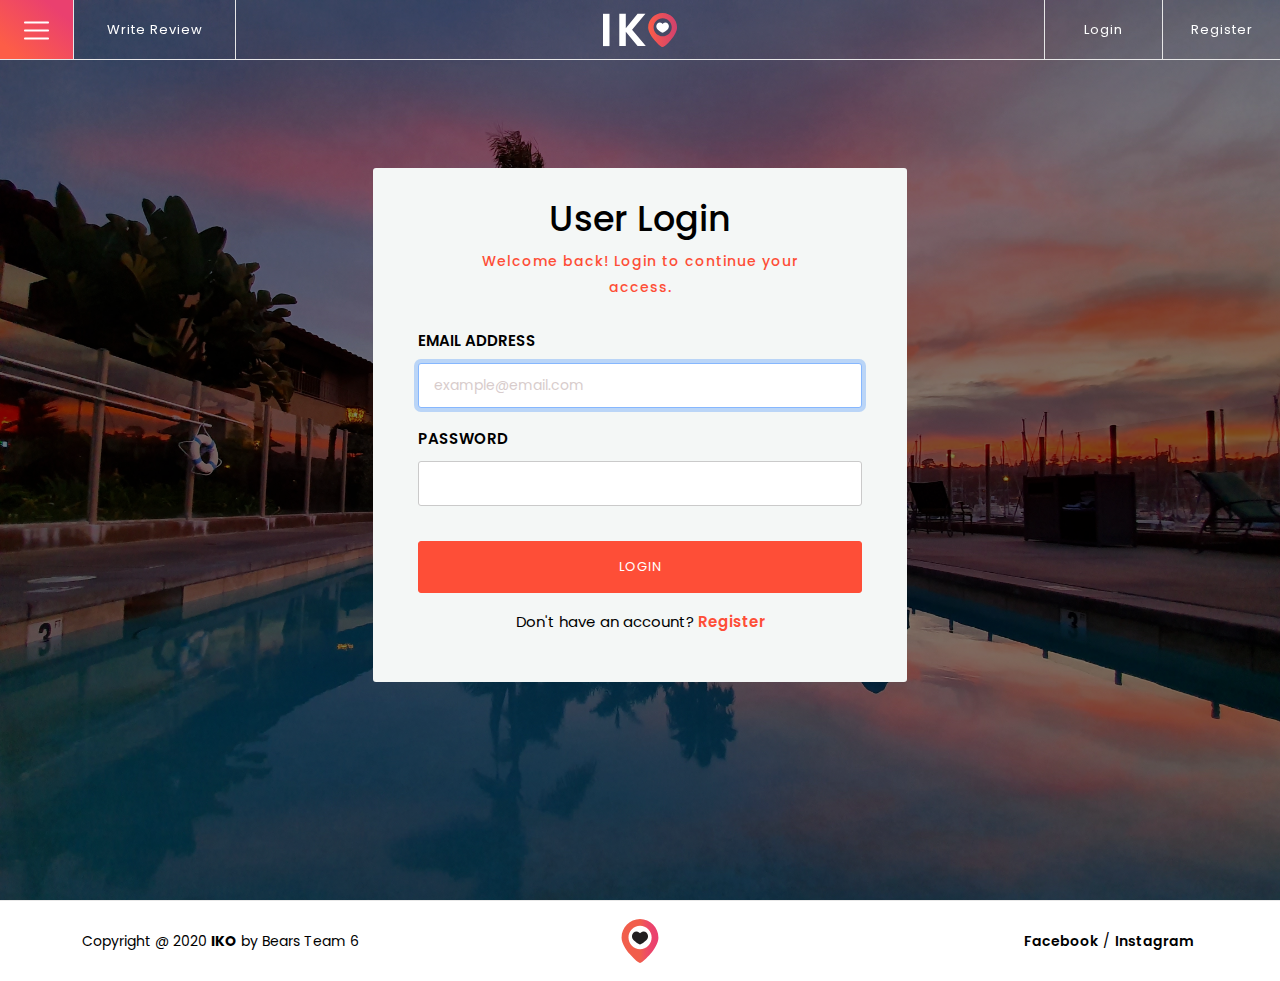
<file: login.html>
<!DOCTYPE html>
<html lang="en">

<head>
    <meta charset="UTF-8">
    <meta name="viewport" content="width=device-width, initial-scale=1.0">
    <title>Login</title>

    <!-- css links -->
    <link rel="stylesheet" href="./assets/css/navbar.css">
    <link rel="stylesheet" href="./assets/css/footer.css">
    <link rel="stylesheet" href="./assets/css/style.css">
    <link rel="stylesheet" href="./assets/css/register.css">
    <link rel="stylesheet" href="./assets/css/login.css">
    <link rel="stylesheet" href="./assets/css/listing-page.css">
    <link rel="stylesheet" href="./assets/css/utility.css">

    <link href="https://cdn.jsdelivr.net/npm/bootstrap@5.0.0-beta1/dist/css/bootstrap.min.css" rel="stylesheet"
        crossorigin="anonymous">
    <link rel="preconnect" href="https://fonts.gstatic.com">
    <link href="https://fonts.googleapis.com/css2?family=Poppins:wght@400;500;600;700&display=swap" rel="stylesheet">
</head>

<body>

    <div id="nav-bar">
        <div id="main-nav-bar">
            <div class="nav-divider on-the-left">
                <div id="hamburger-icon" class="hamburger-icon hvr-sweep-to-top">
                    <div class="hamburger">
                        <svg id="svg-menu" style="fill: #fff" viewBox="0 -53 384 384"
                            xmlns="http://www.w3.org/2000/svg">
                            <path
                                d="m368 154.667969h-352c-8.832031 0-16-7.167969-16-16s7.167969-16 16-16h352c8.832031 0 16 7.167969 16 16s-7.167969 16-16 16zm0 0" />
                            <path
                                d="m368 32h-352c-8.832031 0-16-7.167969-16-16s7.167969-16 16-16h352c8.832031 0 16 7.167969 16 16s-7.167969 16-16 16zm0 0" />
                            <path
                                d="m368 277.332031h-352c-8.832031 0-16-7.167969-16-16s7.167969-16 16-16h352c8.832031 0 16 7.167969 16 16s-7.167969 16-16 16zm0 0" />
                        </svg>
                    </div>
                </div>
                <div class="divider-line"></div>
                <div class="nav-item write-review-link hvr-sweep-to-top">Write Review</div>
                <div class="divider-line"></div>
            </div>
            <div class="nav-divider on-the-right">
                <div class="divider-line"></div>
                <div class="nav-item login-link hvr-sweep-to-top">Login</div>
                <div class="divider-line"></div>
                <div class="nav-item register-link hvr-sweep-to-top">Register</div>
            </div>
            <a href="#" class="main-logo">
                <?xml version="1.0" encoding="utf-8"?>
                <svg id="svg-logo" style="fill: #fff" version="1.1" xmlns="http://www.w3.org/2000/svg"
                    xmlns:xlink="http://www.w3.org/1999/xlink" x="0px" y="0px" viewBox="0 0 800 400" <g>
                    <defs>
                        <linearGradient id="grad3" x1="0%" y1="0%" x2="100%" y2="0%">
                            <stop offset="0%" style="stop-color:#FD5D47;stop-opacity:100%" />
                            <stop offset="100%" style="stop-color:#EA406F;stop-opacity:85%" />
                        </linearGradient>
                    </defs>
                    <g>
                        <path d="M95,38v323H30V38H95z" />
                        <path d="M454.4,38L320.7,198.1L458.1,361h-82.2L258,217.1V361h-65V38h65v144.8L375.9,38H454.4z" />
                    </g>
                    <g>
                        <path class="st0" fill="url('#grad3')" d="M626.1,29.4c-79.7,0-144.5,64.8-144.5,144.5c0,45.4,40.1,99.4,64,127.5c15.2,17.9,62.7,69.1,80.5,69.1
			c21.5,0,80.1-68.4,80.7-69.1c23.8-28.1,63.8-82.1,63.8-127.5C770.6,94.2,705.8,29.4,626.1,29.4z M717.5,172.8
			c0,50.1-40.7,90.8-90.8,90.8c-50.1,0-90.8-40.7-90.8-90.8S576.6,82,626.7,82C676.7,82,717.5,122.7,717.5,172.8z" />
                        <path class="st0" d="M652.8,125.4c-12.3,0-21.4,8.4-26.7,14.2c-5.1-5.8-14-14.2-26.7-14.2c-19.2,0-35.1,15.5-36.2,35.3
			c-0.6,12,3.9,20.5,7.4,25.9c8.2,12.6,44.4,39.7,55.5,39.7c11.3,0,46.9-26.7,55.4-39.7c3.5-5.4,8.1-13.9,7.4-25.9
			C687.9,140.9,672,125.4,652.8,125.4z" />
                    </g>
                    </g>
                </svg>

            </a>
            <div class="bottom-line"></div>
        </div>

        <div id="mega-menu" class="mega-menu hidden">
            <div class="overlay-menu">
                <nav>
                    <div class="container">
                        <div class="row">
                            <div class="col-sm-6">
                                <a href="#">Home</a>
                                <a href="#">About Us</a>
                                <a href="#">Explore</a>
                                <a href="#">Write Review</a>
                            </div>
                            <div class="col-sm-6">
                                <a href="#">Help Center</a>
                                <a href="#">Contact</a>
                                <a href="#">Login</a>
                                <a href="#">Register</a>
                            </div>
                        </div>
                    </div>
                </nav>
            </div>
        </div>
    </div>

    <div class="login">
        <div class="overlay-img"></div>
        <div class="container">
            <div class="row">

                <div class="col-lg-6 offset-lg-3 col-md-10 offset-md-1 col-xs-12 join">
                    <div class="join-form-container">
                        <div class="title">
                            <h2>User Login</h2>
                            <p class="fweight-500">Welcome back! Login to continue your access.</p>
                        </div>
                        <form>
                            <div class="mb-3 form-group">
                                <label for="email" class="form-label fweight-600">Email Address</label>
                                <input type="email" id="email" class="form-control" placeholder="example@email.com" required autofocus>
                            </div>
                            <div class="mb-3 form-group">
                                <label for="password" class="form-label fweight-600">Password</label>
                                <input type="password" id="password" class="form-control" required>
                            </div>
                            <div class="d-grid submit">
                                <button type="submit" class="btn btn-primary btn-block">LOGIN</button>
                                <p>Don't have an account? <a class="fweight-600" href="#">Register</a></p>
                            </div>
                        </form>
                    </div>
                </div>
            </div>
        </div>
    </div>

    <footer>
        <div class="container">
            <div class="row">
                <div class="col-lg-4 col-md-12 content">
                    <p>Copyright @ 2020 <span class="fweight-700">IKO</span> by Bears Team 6</p>
                </div>
                <div class="col-lg-4 col-md-12 logo float-sm-start">
                    <img src="./assets/images/logo-gradient.svg" alt="Logo">
                </div>
                <div class="col-lg-4 col-md-12 socials content">
                    <a class="fweight-600 link" href="#">Facebook</a> / <a class="fweight-600 link"
                        href="#">Instagram</a>
                </div>
            </div>
        </div>
    </footer>

    <!-- JavaScript Bundle with Popper -->
    <script src="https://cdn.jsdelivr.net/npm/bootstrap@5.0.0-beta1/dist/js/bootstrap.bundle.min.js"
        integrity="sha384-ygbV9kiqUc6oa4msXn9868pTtWMgiQaeYH7/t7LECLbyPA2x65Kgf80OJFdroafW" crossorigin="anonymous">
    </script>
    <script src="./assets/js/script.js"></script>
</body>

</html>
</file>
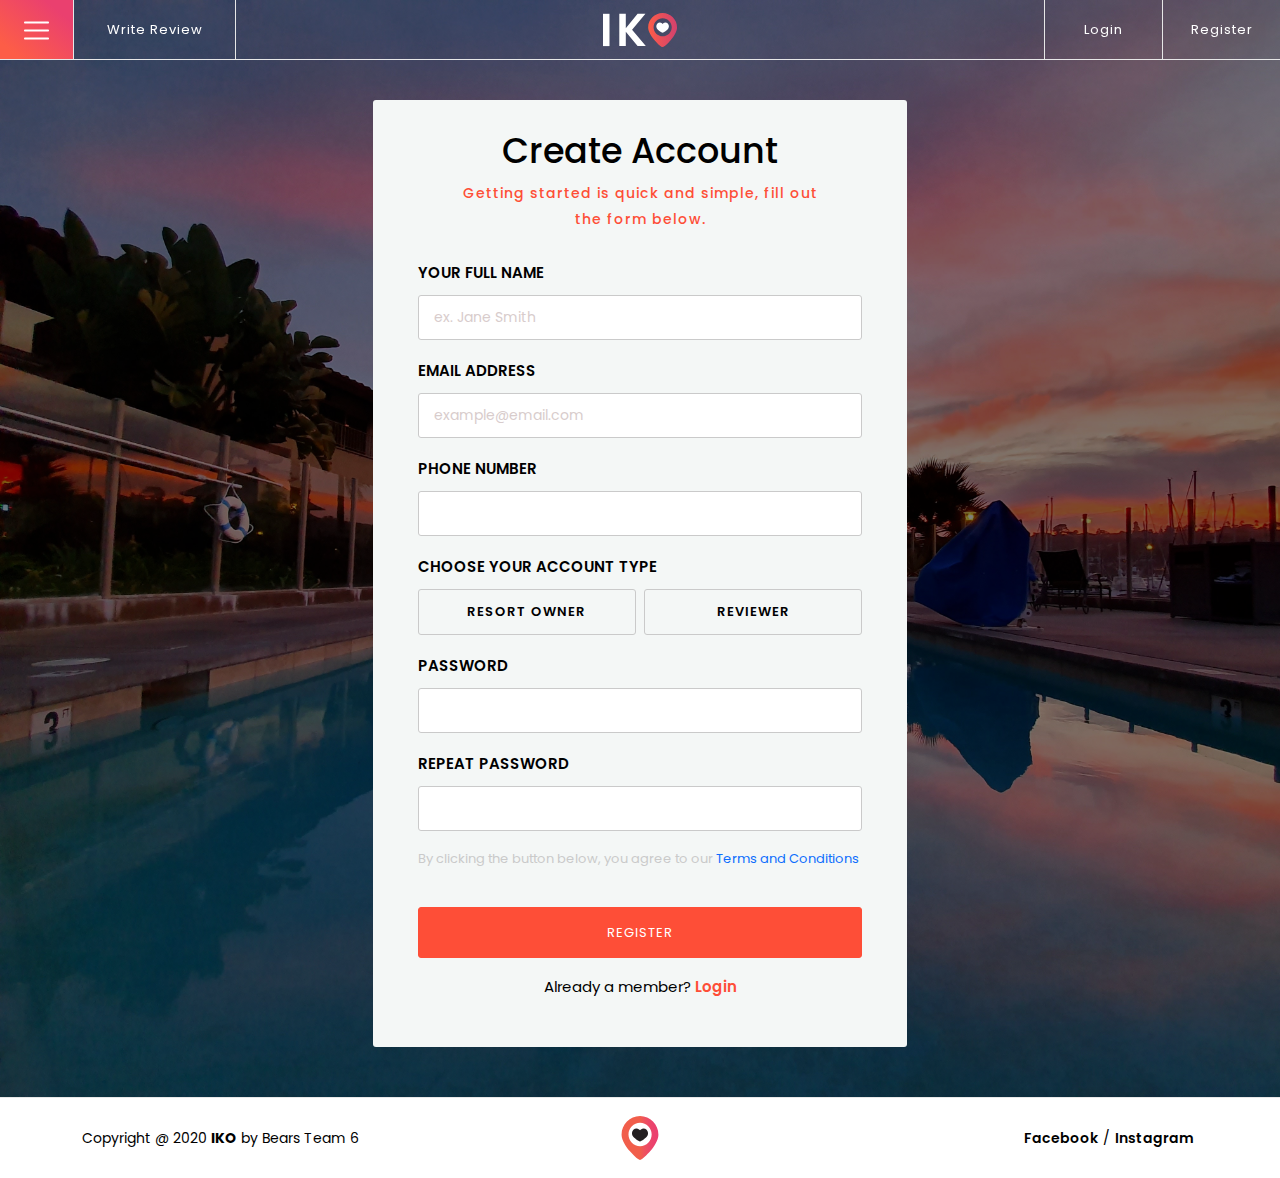
<file: register.html>
<!DOCTYPE html>
<html lang="en">

<head>
    <meta charset="UTF-8">
    <meta name="viewport" content="width=device-width, initial-scale=1.0">
    <title>Register</title>

    <!-- css links -->
    <link rel="stylesheet" href="./assets/css/navbar.css">
    <link rel="stylesheet" href="./assets/css/footer.css">
    <link rel="stylesheet" href="./assets/css/style.css">
    <link rel="stylesheet" href="./assets/css/register.css">
    <link rel="stylesheet" href="./assets/css/listing-page.css">
    <link rel="stylesheet" href="./assets/css/utility.css">

    <link href="https://cdn.jsdelivr.net/npm/bootstrap@5.0.0-beta1/dist/css/bootstrap.min.css" rel="stylesheet"
        crossorigin="anonymous">
    <link rel="preconnect" href="https://fonts.gstatic.com">
    <link href="https://fonts.googleapis.com/css2?family=Poppins:wght@400;500;600;700&display=swap" rel="stylesheet">
</head>

<body>

    <div id="nav-bar">
        <div id="main-nav-bar">
            <div class="nav-divider on-the-left">
                <div id="hamburger-icon" class="hamburger-icon hvr-sweep-to-top">
                    <div class="hamburger">
                        <svg id="svg-menu" style="fill: #fff" viewBox="0 -53 384 384"
                            xmlns="http://www.w3.org/2000/svg">
                            <path
                                d="m368 154.667969h-352c-8.832031 0-16-7.167969-16-16s7.167969-16 16-16h352c8.832031 0 16 7.167969 16 16s-7.167969 16-16 16zm0 0" />
                            <path
                                d="m368 32h-352c-8.832031 0-16-7.167969-16-16s7.167969-16 16-16h352c8.832031 0 16 7.167969 16 16s-7.167969 16-16 16zm0 0" />
                            <path
                                d="m368 277.332031h-352c-8.832031 0-16-7.167969-16-16s7.167969-16 16-16h352c8.832031 0 16 7.167969 16 16s-7.167969 16-16 16zm0 0" />
                        </svg>
                    </div>
                </div>
                <div class="divider-line"></div>
                <div class="nav-item write-review-link hvr-sweep-to-top">Write Review</div>
                <div class="divider-line"></div>
            </div>
            <div class="nav-divider on-the-right">
                <div class="divider-line"></div>
                <div class="nav-item login-link hvr-sweep-to-top">Login</div>
                <div class="divider-line"></div>
                <div class="nav-item register-link hvr-sweep-to-top">Register</div>
            </div>
            <a href="#" class="main-logo">
                <?xml version="1.0" encoding="utf-8"?>
                <svg id="svg-logo" style="fill: #fff" version="1.1" xmlns="http://www.w3.org/2000/svg"
                    xmlns:xlink="http://www.w3.org/1999/xlink" x="0px" y="0px" viewBox="0 0 800 400" <g>
                    <defs>
                        <linearGradient id="grad3" x1="0%" y1="0%" x2="100%" y2="0%">
                            <stop offset="0%" style="stop-color:#FD5D47;stop-opacity:100%" />
                            <stop offset="100%" style="stop-color:#EA406F;stop-opacity:85%" />
                        </linearGradient>
                    </defs>
                    <g>
                        <path d="M95,38v323H30V38H95z" />
                        <path d="M454.4,38L320.7,198.1L458.1,361h-82.2L258,217.1V361h-65V38h65v144.8L375.9,38H454.4z" />
                    </g>
                    <g>
                        <path class="st0" fill="url('#grad3')" d="M626.1,29.4c-79.7,0-144.5,64.8-144.5,144.5c0,45.4,40.1,99.4,64,127.5c15.2,17.9,62.7,69.1,80.5,69.1
			c21.5,0,80.1-68.4,80.7-69.1c23.8-28.1,63.8-82.1,63.8-127.5C770.6,94.2,705.8,29.4,626.1,29.4z M717.5,172.8
			c0,50.1-40.7,90.8-90.8,90.8c-50.1,0-90.8-40.7-90.8-90.8S576.6,82,626.7,82C676.7,82,717.5,122.7,717.5,172.8z" />
                        <path class="st0" d="M652.8,125.4c-12.3,0-21.4,8.4-26.7,14.2c-5.1-5.8-14-14.2-26.7-14.2c-19.2,0-35.1,15.5-36.2,35.3
			c-0.6,12,3.9,20.5,7.4,25.9c8.2,12.6,44.4,39.7,55.5,39.7c11.3,0,46.9-26.7,55.4-39.7c3.5-5.4,8.1-13.9,7.4-25.9
			C687.9,140.9,672,125.4,652.8,125.4z" />
                    </g>
                    </g>
                </svg>

            </a>
            <div class="bottom-line"></div>
        </div>

        <div id="mega-menu" class="mega-menu hidden">
            <div class="overlay-menu">
                <nav>
                    <div class="container">
                        <div class="row">
                            <div class="col-sm-6">
                                <a href="#">Home</a>
                                <a href="#">About Us</a>
                                <a href="#">Explore</a>
                                <a href="#">Write Review</a>
                            </div>
                            <div class="col-sm-6">
                                <a href="#">Help Center</a>
                                <a href="#">Contact</a>
                                <a href="#">Login</a>
                                <a href="#">Register</a>
                            </div>
                        </div>
                    </div>
                </nav>
            </div>
        </div>
    </div>

    <div class="register">
        <div class="overlay-img"></div>
        <div class="container">
            <div class="row">

                <div class="col-lg-6 offset-lg-3 col-md-10 offset-md-1 col-xs-12 join">
                    <div class="join-form-container">
                        <div class="title">
                            <h2>Create Account</h2>
                            <p class="fweight-500">Getting started is quick and simple, fill out the form below.</p>
                        </div>
                        <form>
                            <div class="mb-3 form-group">
                                <label for="fullname" class="form-label fweight-600">Your Full Name</label>
                                <input type="text" id="fullname" placeholder="ex. Jane Smith" required>
                            </div>
                            <div class="mb-3 form-group">
                                <label for="email" class="form-label fweight-600">Email Address</label>
                                <input type="email" id="email" placeholder="example@email.com" required>
                            </div>
                            <div class="mb-3 form-group">
                                <label for="phone" class="form-label fweight-600">Phone Number</label>
                                <input type="number" id="phone" required>
                            </div>
                            <div class="mb-3 form-group">
                                <label for="phone" class="form-label fweight-600">Choose Your Account Type</label>
                                <div class="role">
                                    <input type="radio" class="btn-check" name="options-outlined" id="resort-owner"
                                        autocomplete="off">
                                    <label class="btn btn-outline-success" for="resort-owner">Resort Owner</label>

                                    <input type="radio" class="btn-check" name="options-outlined" id="reviewer"
                                        autocomplete="off">
                                    <label class="btn btn-outline-success" for="reviewer">Reviewer</label>
                                </div>
                            </div>
                            <div class="mb-3 form-group">
                                <label for="password" class="form-label fweight-600">Password</label>
                                <input type="password" id="password" required>
                            </div>
                            <div class="mb-3 form-group">
                                <label for="rep-password" class="form-label fweight-600">Repeat Password</label>
                                <input type="password" id="rep-password" required>
                            </div>
                            <p class="condition">By clicking the button below, you agree to our <a href="#">Terms and
                                    Conditions</a></p>
                            <div class="d-grid submit">
                                <button type="submit" class="btn btn-primary btn-block">REGISTER</button>
                                <p>Already a member? <a class="fweight-600" href="#">Login</a></p>
                            </div>
                        </form>
                    </div>
                </div>
            </div>
        </div>
    </div>

    <footer>
        <div class="container">
            <div class="row">
                <div class="col-lg-4 col-md-12 content">
                    <p>Copyright @ 2020 <span class="fweight-700">IKO</span> by Bears Team 6</p>
                </div>
                <div class="col-lg-4 col-md-12 logo float-sm-start">
                    <img src="./assets/images/logo-gradient.svg" alt="Logo">
                </div>
                <div class="col-lg-4 col-md-12 socials content">
                    <a class="fweight-600 link" href="#">Facebook</a> / <a class="fweight-600 link"
                        href="#">Instagram</a>
                </div>
            </div>
        </div>
    </footer>

    <!-- JavaScript Bundle with Popper -->
    <script src="https://cdn.jsdelivr.net/npm/bootstrap@5.0.0-beta1/dist/js/bootstrap.bundle.min.js"
        integrity="sha384-ygbV9kiqUc6oa4msXn9868pTtWMgiQaeYH7/t7LECLbyPA2x65Kgf80OJFdroafW" crossorigin="anonymous">
    </script>
    <script src="./assets/js/script.js"></script>
</body>

</html>
</file>
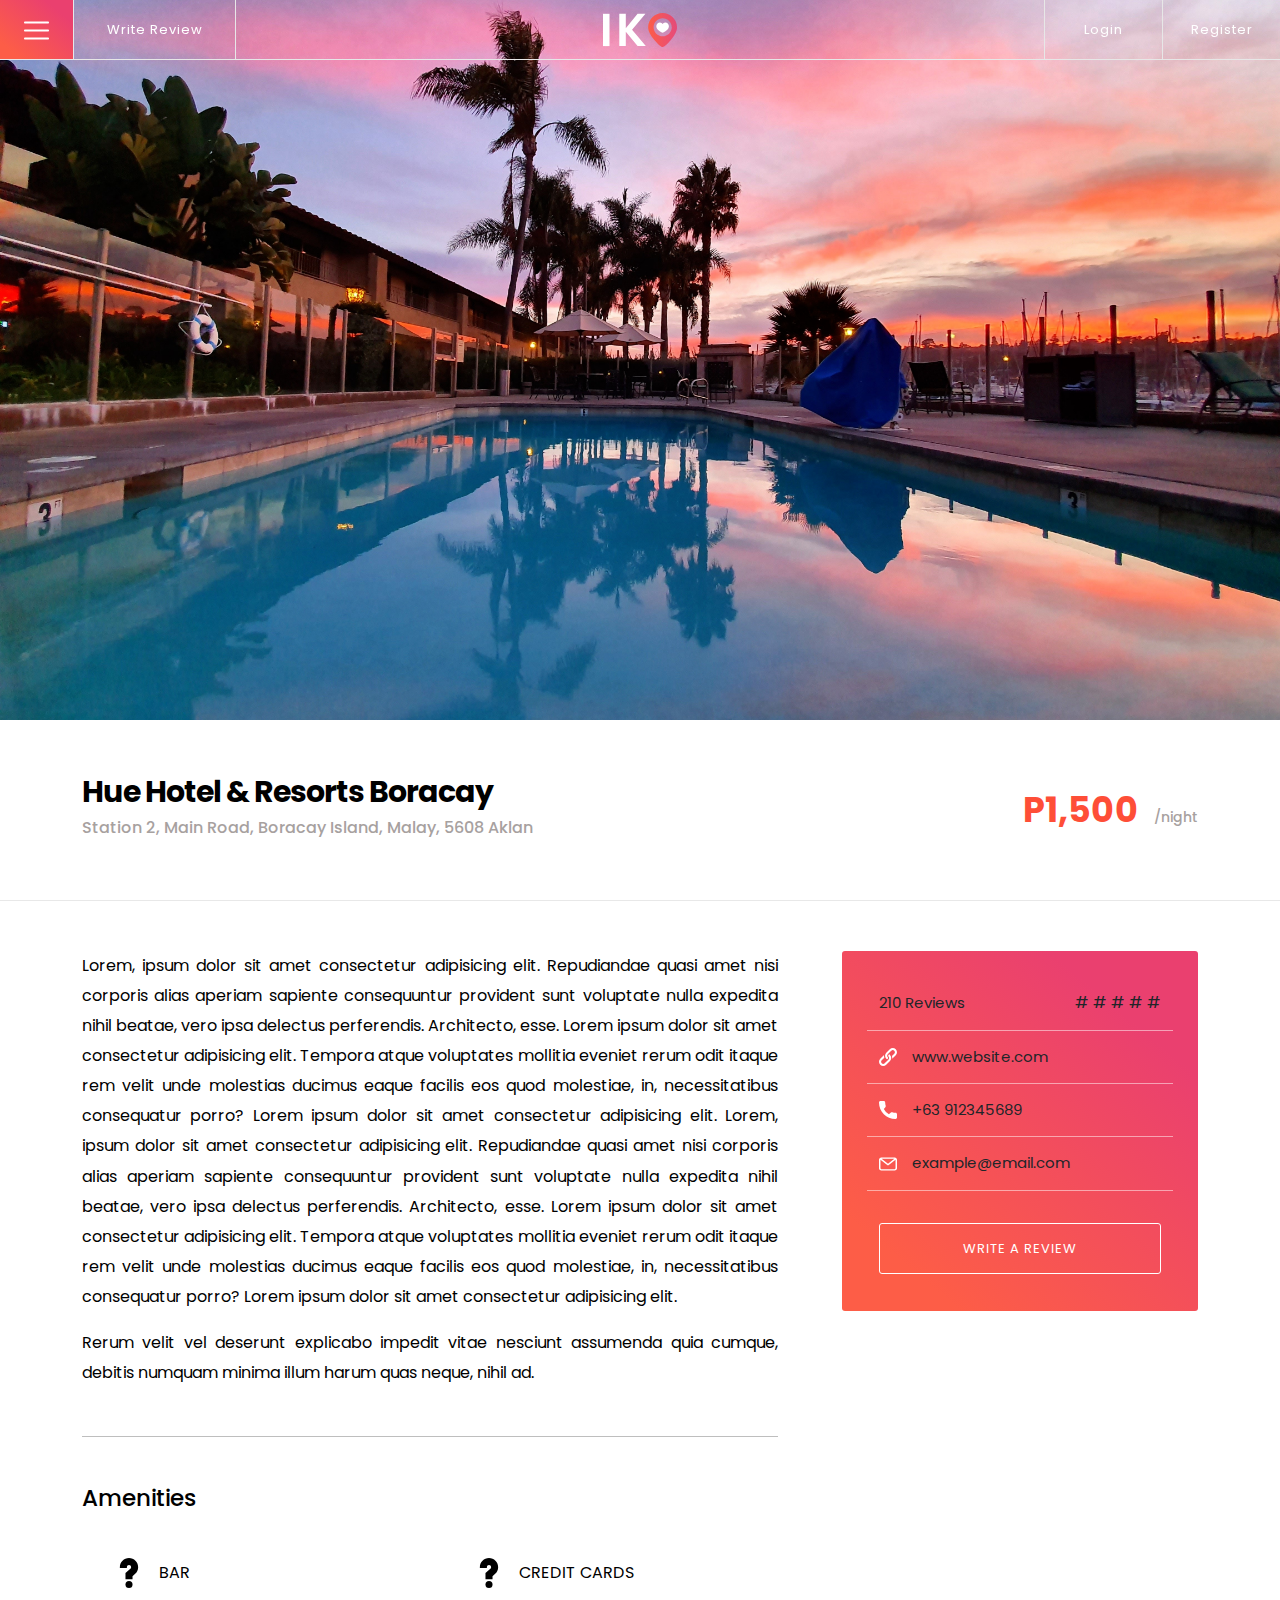
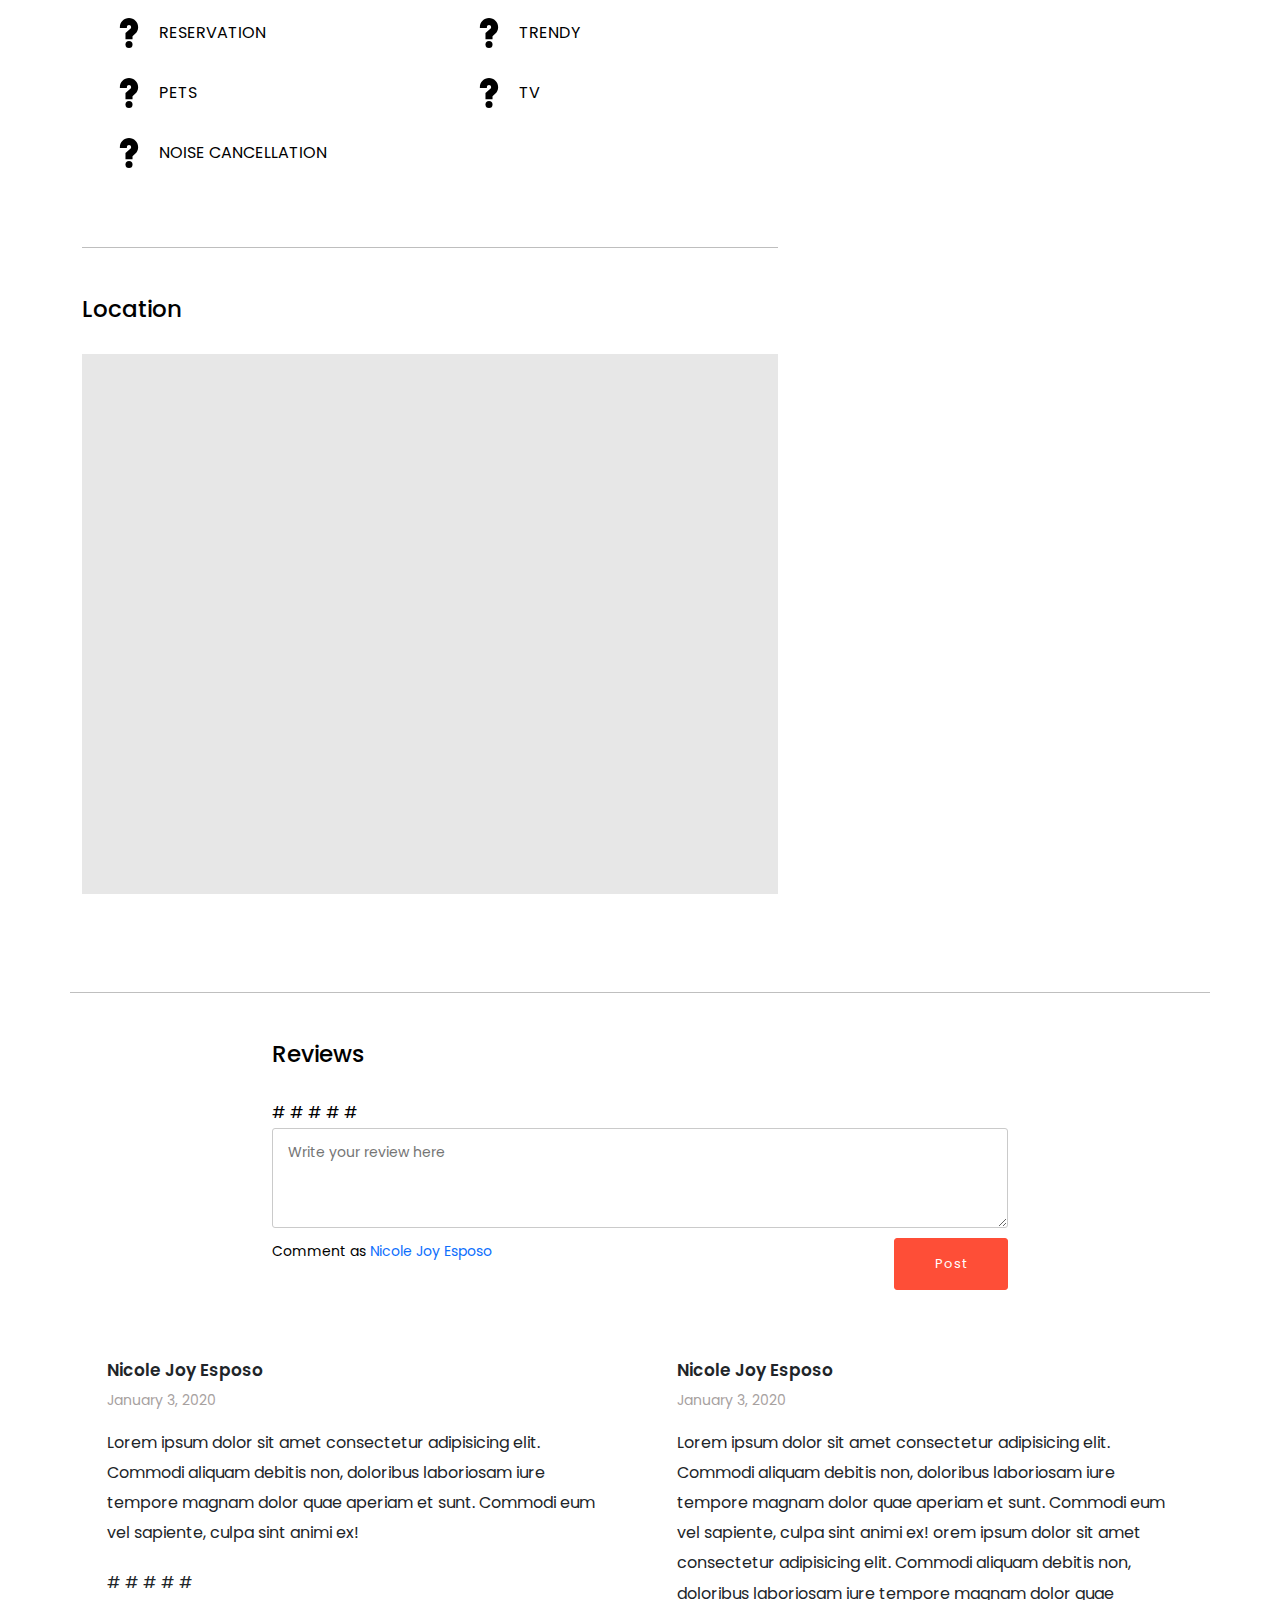
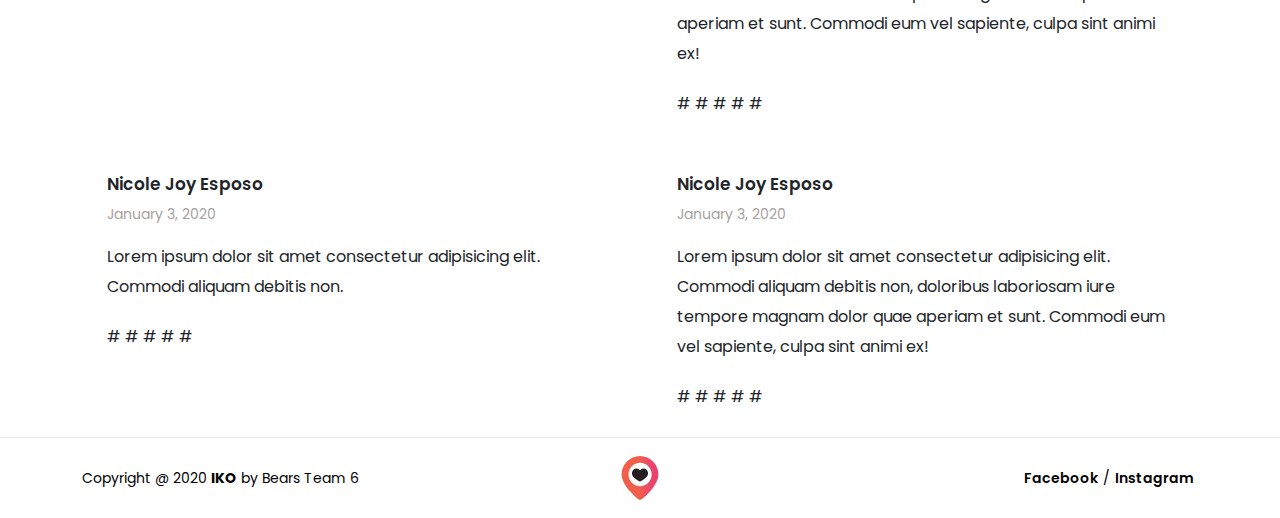
<file: single-resort-w-map.html>
<!DOCTYPE html>
<html lang="en">

<head>
    <meta charset="UTF-8">
    <meta name="viewport" content="width=device-width, initial-scale=1.0">
    <title>Single Resort Page</title>

    <!-- css links -->
    <link rel="stylesheet" href="./assets/css/navbar.css">
    <link rel="stylesheet" href="./assets/css/footer.css">
    <link rel="stylesheet" href="./assets/css/style.css">
    <link rel="stylesheet" href="./assets/css/listing-page.css">
    <link rel="stylesheet" href="./assets/css/single-resort.css">
    <link rel="stylesheet" href="./assets/css/utility.css">

    <link href="https://cdn.jsdelivr.net/npm/bootstrap@5.0.0-beta1/dist/css/bootstrap.min.css" rel="stylesheet"
        crossorigin="anonymous">
    <link rel="preconnect" href="https://fonts.gstatic.com">
    <link href="https://fonts.googleapis.com/css2?family=Poppins:wght@400;500;600;700&display=swap" rel="stylesheet">
</head>

<body>

    <div id="nav-bar">
        <div id="main-nav-bar">
            <div class="nav-divider on-the-left">
                <div id="hamburger-icon" class="hamburger-icon hvr-sweep-to-top">
                    <div class="hamburger">
                        <svg id="svg-menu" style="fill: #fff" viewBox="0 -53 384 384"
                            xmlns="http://www.w3.org/2000/svg">
                            <path
                                d="m368 154.667969h-352c-8.832031 0-16-7.167969-16-16s7.167969-16 16-16h352c8.832031 0 16 7.167969 16 16s-7.167969 16-16 16zm0 0" />
                            <path
                                d="m368 32h-352c-8.832031 0-16-7.167969-16-16s7.167969-16 16-16h352c8.832031 0 16 7.167969 16 16s-7.167969 16-16 16zm0 0" />
                            <path
                                d="m368 277.332031h-352c-8.832031 0-16-7.167969-16-16s7.167969-16 16-16h352c8.832031 0 16 7.167969 16 16s-7.167969 16-16 16zm0 0" />
                        </svg>
                    </div>
                </div>
                <div class="divider-line"></div>
                <div class="nav-item write-review-link hvr-sweep-to-top">Write Review</div>
                <div class="divider-line"></div>
            </div>
            <div class="nav-divider on-the-right">
                <div class="divider-line"></div>
                <div class="nav-item login-link hvr-sweep-to-top">Login</div>
                <div class="divider-line"></div>
                <div class="nav-item register-link hvr-sweep-to-top">Register</div>
            </div>
            <a href="#" class="main-logo">
                <?xml version="1.0" encoding="utf-8"?>
                <svg id="svg-logo" style="fill: #fff" version="1.1" xmlns="http://www.w3.org/2000/svg"
                    xmlns:xlink="http://www.w3.org/1999/xlink" x="0px" y="0px" viewBox="0 0 800 400" <g>
                    <defs>
                        <linearGradient id="grad3" x1="0%" y1="0%" x2="100%" y2="0%">
                            <stop offset="0%" style="stop-color:#FD5D47;stop-opacity:100%" />
                            <stop offset="100%" style="stop-color:#EA406F;stop-opacity:85%" />
                        </linearGradient>
                    </defs>
                    <g>
                        <path d="M95,38v323H30V38H95z" />
                        <path d="M454.4,38L320.7,198.1L458.1,361h-82.2L258,217.1V361h-65V38h65v144.8L375.9,38H454.4z" />
                    </g>
                    <g>
                        <path class="st0" fill="url('#grad3')" d="M626.1,29.4c-79.7,0-144.5,64.8-144.5,144.5c0,45.4,40.1,99.4,64,127.5c15.2,17.9,62.7,69.1,80.5,69.1
			c21.5,0,80.1-68.4,80.7-69.1c23.8-28.1,63.8-82.1,63.8-127.5C770.6,94.2,705.8,29.4,626.1,29.4z M717.5,172.8
			c0,50.1-40.7,90.8-90.8,90.8c-50.1,0-90.8-40.7-90.8-90.8S576.6,82,626.7,82C676.7,82,717.5,122.7,717.5,172.8z" />
                        <path class="st0" d="M652.8,125.4c-12.3,0-21.4,8.4-26.7,14.2c-5.1-5.8-14-14.2-26.7-14.2c-19.2,0-35.1,15.5-36.2,35.3
			c-0.6,12,3.9,20.5,7.4,25.9c8.2,12.6,44.4,39.7,55.5,39.7c11.3,0,46.9-26.7,55.4-39.7c3.5-5.4,8.1-13.9,7.4-25.9
			C687.9,140.9,672,125.4,652.8,125.4z" />
                    </g>
                    </g>
                </svg>

            </a>
            <div class="bottom-line"></div>
        </div>

        <div id="mega-menu" class="mega-menu hidden">
            <div class="overlay-menu">
                <nav>
                    <div class="container">
                        <div class="row">
                            <div class="col-sm-6">
                                <a href="#">Home</a>
                                <a href="#">About Us</a>
                                <a href="#">Explore</a>
                                <a href="#">Write Review</a>
                            </div>
                            <div class="col-sm-6">
                                <a href="#">Help Center</a>
                                <a href="#">Contact</a>
                                <a href="#">Login</a>
                                <a href="#">Register</a>
                            </div>
                        </div>
                    </div>
                </nav>
            </div>
        </div>
    </div>

    <div class="resort-hero-img">
        <img src="./assets/images/img3.jpg" alt="img">
        <div class="img-overlay"></div>
        <div class="resort-info">
            <div class="container">
                <div class="row">
                    <div class="col-md-8 title">
                        <h1 class="fweight-700">Hue Hotel & Resorts Boracay</h1>
                        <h2>Station 2, Main Road, Boracay Island, Malay, 5608 Aklan</h2>
                    </div>
                    <div class="col-md-4">
                        <div class="price">
                            <h4 class="fweight-700">P1,500 <span class="fweight-500">/night</span></h4>
                        </div>
                    </div>
                </div>
            </div>
        </div>
    </div>

    <div class="resort-content">
        <div class="container">
            <div class="row">
                <div class="col-lg-8">
                    <div class="left-content">
                        <div class="desc">
                            <p>
                                Lorem, ipsum dolor sit amet consectetur adipisicing elit. Repudiandae quasi amet nisi corporis alias aperiam sapiente consequuntur provident sunt voluptate nulla expedita nihil beatae, vero ipsa delectus perferendis. Architecto, esse. Lorem ipsum dolor sit amet consectetur adipisicing elit. Tempora atque voluptates mollitia eveniet rerum odit itaque rem velit unde molestias ducimus eaque facilis eos quod molestiae, in, necessitatibus consequatur porro? Lorem ipsum dolor sit amet consectetur adipisicing elit. 
                                Lorem, ipsum dolor sit amet consectetur adipisicing elit. Repudiandae quasi amet nisi corporis alias aperiam sapiente consequuntur provident sunt voluptate nulla expedita nihil beatae, vero ipsa delectus perferendis. Architecto, esse. Lorem ipsum dolor sit amet consectetur adipisicing elit. Tempora atque voluptates mollitia eveniet rerum odit itaque rem velit unde molestias ducimus eaque facilis eos quod molestiae, in, necessitatibus consequatur porro? Lorem ipsum dolor sit amet consectetur adipisicing elit. 
                            </p>
                            <p>Rerum velit vel deserunt explicabo impedit vitae nesciunt assumenda quia cumque, debitis numquam minima illum harum quas neque, nihil ad.</p>
                        </div>
                        <hr>
                        <div class="desc">
                            <h3>Amenities</h3>
                            <div class="row">
                                <div class="col-md-6 amenities">
                                    <ul>
                                        <li>
                                            <img src="./assets/images/question.svg" alt=""> 
                                            <p>Bar</p>
                                        </li>
                                        <li>
                                            <img src="./assets/images/question.svg" alt=""> 
                                            <p>Reservation</p>
                                        </li>
                                        <li>
                                            <img src="./assets/images/question.svg" alt=""> 
                                            <p>Pets</p>
                                        </li>
                                        <li>
                                            <img src="./assets/images/question.svg" alt=""> 
                                            <p>Noise Cancellation</p>
                                        </li>
                                    </ul>
                                </div>
                                <div class="col-md-6 amenities">
                                    <ul>
                                        <li>
                                            <img src="./assets/images/question.svg" alt=""> 
                                            <p>Credit Cards</p>
                                        </li>
                                        <li>
                                            <img src="./assets/images/question.svg" alt=""> 
                                            <p>Trendy</p>
                                        </li>
                                        <li>
                                            <img src="./assets/images/question.svg" alt=""> 
                                            <p>TV</p>
                                        </li>
                                    </ul>
                                </div>
                            </div>
                        </div>
                        <hr>
                        <div class="desc">
                            <h3>Location</h3>
                            <div class="row">
                                <div class="col-lg-12">
                                    <div class="map mb-5"></div>
                                </div>
                            </div>
                        </div>
                    </div>
                </div>
                <div class="col-lg-4">
                    <div class="side-ad">
                        <ul class="list-group list-group-flush">
                            <li class="list-group-item item one">
                                <p>210 Reviews</p>
                                <div class="rating">
                                    # # # # #
                                </div>
                            </li>
                            <li class="list-group-item item">
                                <img src="./assets/images/link.svg" alt="Website Link">
                                <p>www.website.com</p>
                            </li>
                            <li class="list-group-item item">
                                <img src="./assets/images/call.svg" alt="Call Link">
                                <p>+63 912345689</p>
                            </li>
                            <li class="list-group-item item">
                                <img src="./assets/images/email.svg" alt="Email Link">
                                <p>example@email.com</p>
                            </li>
                            <div class="list-group-item">
                                <div class="submit d-grid">
                                    <a href="#" class="btn btn-block">WRITE A REVIEW</a>
                                </div>
                            </div>
                        </ul>
                    </div>
                </div>
            </div>
        </div>
    </div>

    
    <div class="resort-reviews">
        <div class="container">
            <div class="row">
                <hr>
                <div class="col-lg-8 offset-lg-2">
                    <h3>Reviews</h3>
                    <div class="review-form">
                        <form action="#">
                            <div class="start">
                                # # # # #
                            </div>
                            <textarea style="height: 100px;" type="text" id="review" placeholder="Write your review here"></textarea>
                            <div class="function">
                                <p>Comment as <a href="#">Nicole Joy Esposo</a></p>
                                <button type="submit" class="btn btn-primary btn-block">Post</button>
                            </div>
                        </form>
                    </div>
                </div>
                <div class="col-lg-12">
                    <div class="review-list">
                        <div class="row">
                            <div class="col-lg-6">
                                <div class="card">
                                    <p class="name fweight-600">Nicole Joy Esposo</p>
                                    <p class="date">January 3, 2020</p>
                                    <p class="review">
                                        Lorem ipsum dolor sit amet consectetur adipisicing elit. Commodi aliquam debitis non, doloribus laboriosam iure tempore magnam dolor quae aperiam et sunt. Commodi eum vel sapiente, culpa sint animi ex!
                                    </p>
                                    <div class="ratings">
                                        # # # # #
                                    </div>
                                </div>
                            </div>
                            <div class="col-lg-6">
                                <div class="card">
                                    <p class="name fweight-600">Nicole Joy Esposo</p>
                                    <p class="date">January 3, 2020</p>
                                    <p class="review">
                                        Lorem ipsum dolor sit amet consectetur adipisicing elit. Commodi aliquam debitis non, doloribus laboriosam iure tempore magnam dolor quae aperiam et sunt. Commodi eum vel sapiente, culpa sint animi ex! orem ipsum dolor sit amet consectetur adipisicing elit. Commodi aliquam debitis non, doloribus laboriosam iure tempore magnam dolor quae aperiam et sunt. Commodi eum vel sapiente, culpa sint animi ex!
                                    </p>
                                    <div class="ratings">
                                        # # # # #
                                    </div>
                                </div>
                            </div>
                            <div class="col-lg-6">
                                <div class="card">
                                    <p class="name fweight-600">Nicole Joy Esposo</p>
                                    <p class="date">January 3, 2020</p>
                                    <p class="review">
                                        Lorem ipsum dolor sit amet consectetur adipisicing elit. Commodi aliquam debitis non.
                                    </p>
                                    <div class="ratings">
                                        # # # # #
                                    </div>
                                </div>
                            </div>
                            <div class="col-lg-6">
                                <div class="card">
                                    <p class="name fweight-600">Nicole Joy Esposo</p>
                                    <p class="date">January 3, 2020</p>
                                    <p class="review">
                                        Lorem ipsum dolor sit amet consectetur adipisicing elit. Commodi aliquam debitis non, doloribus laboriosam iure tempore magnam dolor quae aperiam et sunt. Commodi eum vel sapiente, culpa sint animi ex!
                                    </p>
                                    <div class="ratings">
                                        # # # # #
                                    </div>
                                </div>
                            </div>

                        </div>
                    </div>
                </div>
            </div>
        </div>
    </div>


    <footer>
        <div class="container">
            <div class="row">
                <div class="col-lg-4 col-md-12 content">
                    <p>Copyright @ 2020 <span class="fweight-700">IKO</span> by Bears Team 6</p>
                </div>
                <div class="col-lg-4 col-md-12 logo float-sm-start">
                    <img src="./assets/images/logo-gradient.svg" alt="Logo">
                </div>
                <div class="col-lg-4 col-md-12 socials content">
                    <a class="fweight-600 link" href="#">Facebook</a> / <a class="fweight-600 link"
                        href="#">Instagram</a>
                </div>
            </div>
        </div>
    </footer>

    <!-- JavaScript Bundle with Popper -->
    <script src="https://cdn.jsdelivr.net/npm/bootstrap@5.0.0-beta1/dist/js/bootstrap.bundle.min.js"
        integrity="sha384-ygbV9kiqUc6oa4msXn9868pTtWMgiQaeYH7/t7LECLbyPA2x65Kgf80OJFdroafW" crossorigin="anonymous">
    </script>
    <script src="./assets/js/script.js"></script>
</body>

</html>
</file>
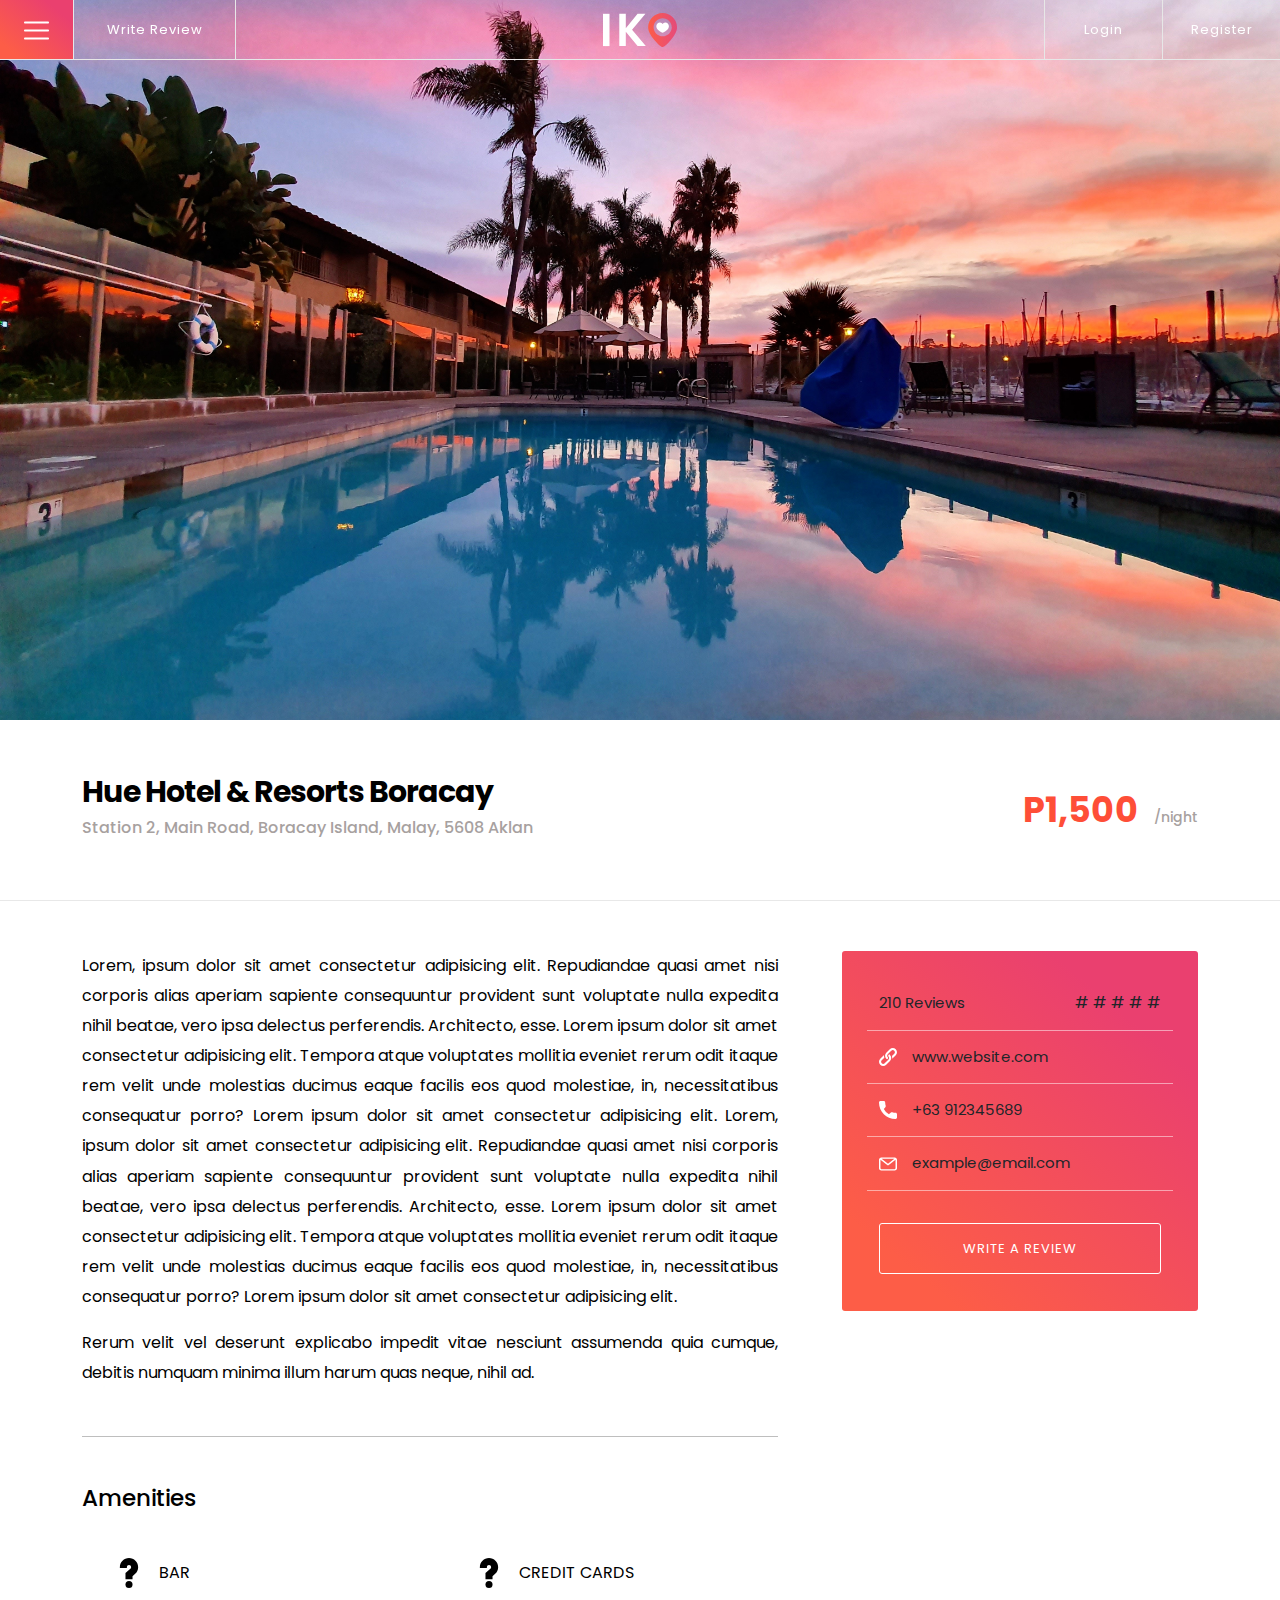
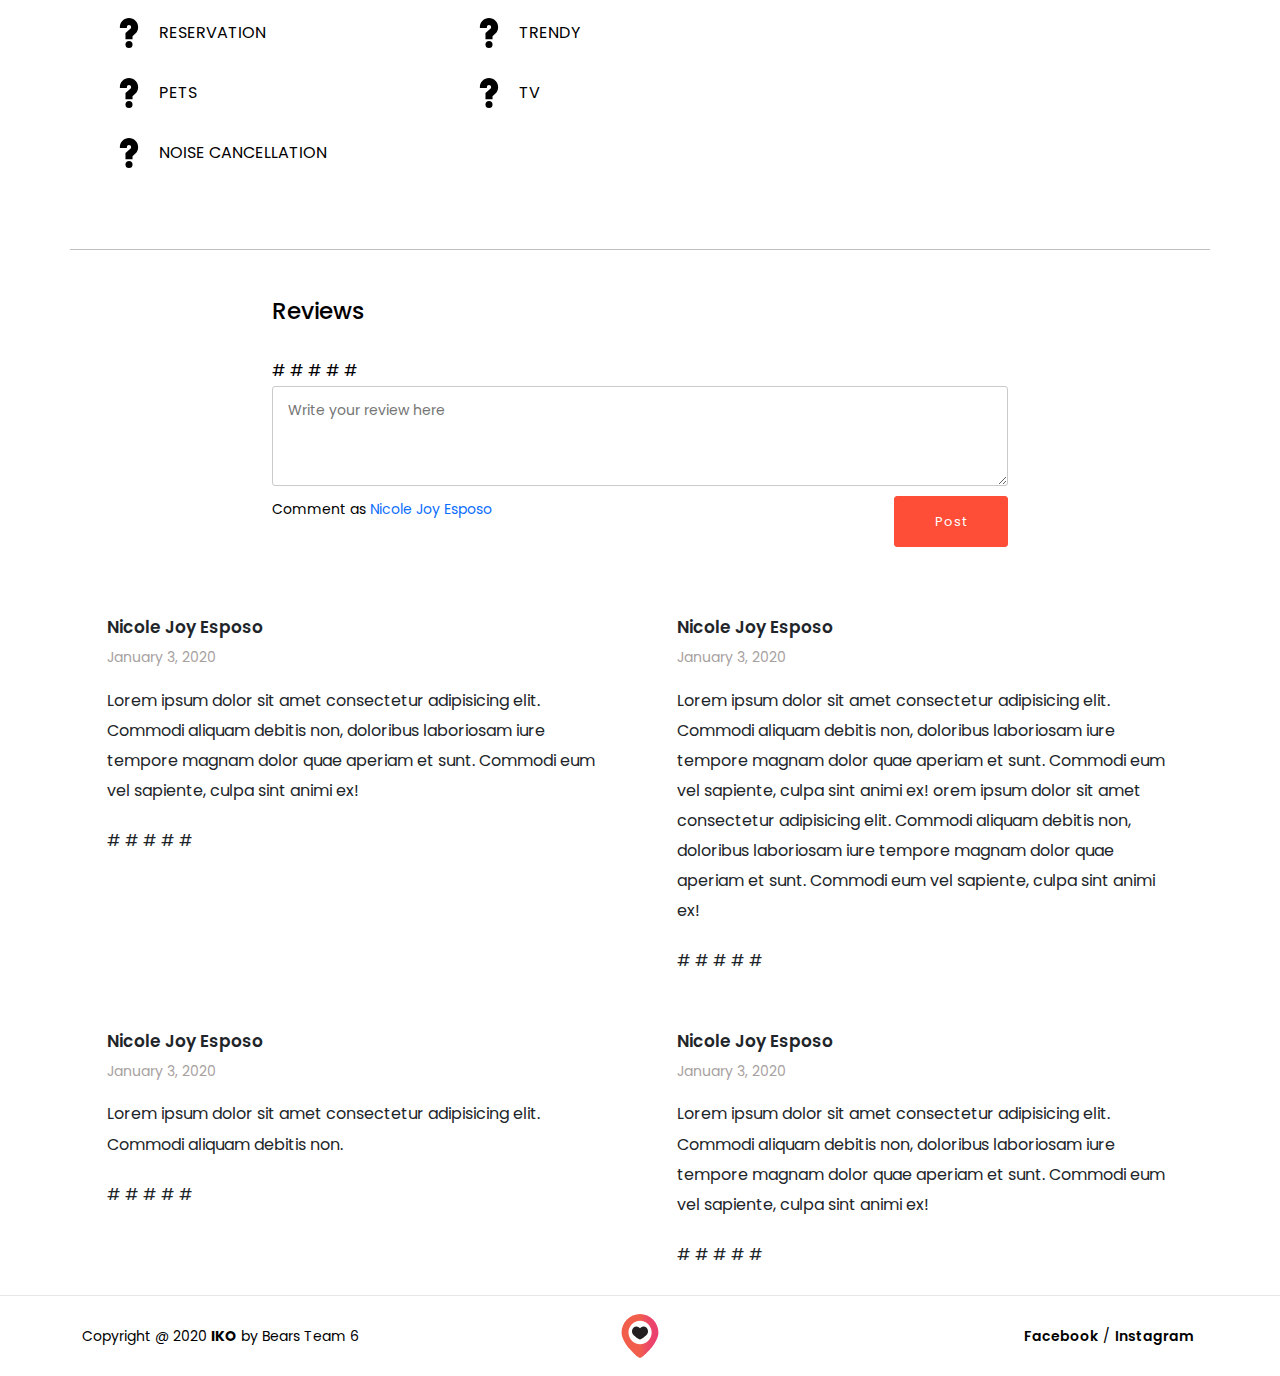
<file: single-resort.html>
<!DOCTYPE html>
<html lang="en">

<head>
    <meta charset="UTF-8">
    <meta name="viewport" content="width=device-width, initial-scale=1.0">
    <title>Single Resort Page</title>

    <!-- css links -->
    <link rel="stylesheet" href="./assets/css/navbar.css">
    <link rel="stylesheet" href="./assets/css/footer.css">
    <link rel="stylesheet" href="./assets/css/style.css">
    <link rel="stylesheet" href="./assets/css/listing-page.css">
    <link rel="stylesheet" href="./assets/css/single-resort.css">
    <link rel="stylesheet" href="./assets/css/utility.css">

    <link href="https://cdn.jsdelivr.net/npm/bootstrap@5.0.0-beta1/dist/css/bootstrap.min.css" rel="stylesheet"
        crossorigin="anonymous">
    <link rel="preconnect" href="https://fonts.gstatic.com">
    <link href="https://fonts.googleapis.com/css2?family=Poppins:wght@400;500;600;700&display=swap" rel="stylesheet">
</head>

<body>

    <div id="nav-bar">
        <div id="main-nav-bar">
            <div class="nav-divider on-the-left">
                <div id="hamburger-icon" class="hamburger-icon hvr-sweep-to-top">
                    <div class="hamburger">
                        <svg id="svg-menu" style="fill: #fff" viewBox="0 -53 384 384"
                            xmlns="http://www.w3.org/2000/svg">
                            <path
                                d="m368 154.667969h-352c-8.832031 0-16-7.167969-16-16s7.167969-16 16-16h352c8.832031 0 16 7.167969 16 16s-7.167969 16-16 16zm0 0" />
                            <path
                                d="m368 32h-352c-8.832031 0-16-7.167969-16-16s7.167969-16 16-16h352c8.832031 0 16 7.167969 16 16s-7.167969 16-16 16zm0 0" />
                            <path
                                d="m368 277.332031h-352c-8.832031 0-16-7.167969-16-16s7.167969-16 16-16h352c8.832031 0 16 7.167969 16 16s-7.167969 16-16 16zm0 0" />
                        </svg>
                    </div>
                </div>
                <div class="divider-line"></div>
                <div class="nav-item write-review-link hvr-sweep-to-top">Write Review</div>
                <div class="divider-line"></div>
            </div>
            <div class="nav-divider on-the-right">
                <div class="divider-line"></div>
                <div class="nav-item login-link hvr-sweep-to-top">Login</div>
                <div class="divider-line"></div>
                <div class="nav-item register-link hvr-sweep-to-top">Register</div>
            </div>
            <a href="#" class="main-logo">
                <?xml version="1.0" encoding="utf-8"?>
                <svg id="svg-logo" style="fill: #fff" version="1.1" xmlns="http://www.w3.org/2000/svg"
                    xmlns:xlink="http://www.w3.org/1999/xlink" x="0px" y="0px" viewBox="0 0 800 400" <g>
                    <defs>
                        <linearGradient id="grad3" x1="0%" y1="0%" x2="100%" y2="0%">
                            <stop offset="0%" style="stop-color:#FD5D47;stop-opacity:100%" />
                            <stop offset="100%" style="stop-color:#EA406F;stop-opacity:85%" />
                        </linearGradient>
                    </defs>
                    <g>
                        <path d="M95,38v323H30V38H95z" />
                        <path d="M454.4,38L320.7,198.1L458.1,361h-82.2L258,217.1V361h-65V38h65v144.8L375.9,38H454.4z" />
                    </g>
                    <g>
                        <path class="st0" fill="url('#grad3')" d="M626.1,29.4c-79.7,0-144.5,64.8-144.5,144.5c0,45.4,40.1,99.4,64,127.5c15.2,17.9,62.7,69.1,80.5,69.1
			c21.5,0,80.1-68.4,80.7-69.1c23.8-28.1,63.8-82.1,63.8-127.5C770.6,94.2,705.8,29.4,626.1,29.4z M717.5,172.8
			c0,50.1-40.7,90.8-90.8,90.8c-50.1,0-90.8-40.7-90.8-90.8S576.6,82,626.7,82C676.7,82,717.5,122.7,717.5,172.8z" />
                        <path class="st0" d="M652.8,125.4c-12.3,0-21.4,8.4-26.7,14.2c-5.1-5.8-14-14.2-26.7-14.2c-19.2,0-35.1,15.5-36.2,35.3
			c-0.6,12,3.9,20.5,7.4,25.9c8.2,12.6,44.4,39.7,55.5,39.7c11.3,0,46.9-26.7,55.4-39.7c3.5-5.4,8.1-13.9,7.4-25.9
			C687.9,140.9,672,125.4,652.8,125.4z" />
                    </g>
                    </g>
                </svg>

            </a>
            <div class="bottom-line"></div>
        </div>

        <div id="mega-menu" class="mega-menu hidden">
            <div class="overlay-menu">
                <nav>
                    <div class="container">
                        <div class="row">
                            <div class="col-sm-6">
                                <a href="#">Home</a>
                                <a href="#">About Us</a>
                                <a href="#">Explore</a>
                                <a href="#">Write Review</a>
                            </div>
                            <div class="col-sm-6">
                                <a href="#">Help Center</a>
                                <a href="#">Contact</a>
                                <a href="#">Login</a>
                                <a href="#">Register</a>
                            </div>
                        </div>
                    </div>
                </nav>
            </div>
        </div>
    </div>

    <div class="resort-hero-img">
        <img src="./assets/images/img3.jpg" alt="img">
        <div class="img-overlay"></div>
        <div class="resort-info">
            <div class="container">
                <div class="row">
                    <div class="col-md-8 title">
                        <h1 class="fweight-700">Hue Hotel & Resorts Boracay</h1>
                        <h2>Station 2, Main Road, Boracay Island, Malay, 5608 Aklan</h2>
                    </div>
                    <div class="col-md-4">
                        <div class="price">
                            <h4 class="fweight-700">P1,500 <span class="fweight-500">/night</span></h4>
                        </div>
                    </div>
                </div>
            </div>
        </div>
    </div>

    <div class="resort-content">
        <div class="container">
            <div class="row">
                <div class="col-lg-8">
                    <div class="left-content">
                        <div class="desc">
                            <p>
                                Lorem, ipsum dolor sit amet consectetur adipisicing elit. Repudiandae quasi amet nisi corporis alias aperiam sapiente consequuntur provident sunt voluptate nulla expedita nihil beatae, vero ipsa delectus perferendis. Architecto, esse. Lorem ipsum dolor sit amet consectetur adipisicing elit. Tempora atque voluptates mollitia eveniet rerum odit itaque rem velit unde molestias ducimus eaque facilis eos quod molestiae, in, necessitatibus consequatur porro? Lorem ipsum dolor sit amet consectetur adipisicing elit. 
                                Lorem, ipsum dolor sit amet consectetur adipisicing elit. Repudiandae quasi amet nisi corporis alias aperiam sapiente consequuntur provident sunt voluptate nulla expedita nihil beatae, vero ipsa delectus perferendis. Architecto, esse. Lorem ipsum dolor sit amet consectetur adipisicing elit. Tempora atque voluptates mollitia eveniet rerum odit itaque rem velit unde molestias ducimus eaque facilis eos quod molestiae, in, necessitatibus consequatur porro? Lorem ipsum dolor sit amet consectetur adipisicing elit. 
                            </p>
                            <p>Rerum velit vel deserunt explicabo impedit vitae nesciunt assumenda quia cumque, debitis numquam minima illum harum quas neque, nihil ad.</p>
                        </div>
                        <hr>
                        <div class="desc">
                            <h3>Amenities</h3>
                            <div class="row">
                                <div class="col-md-6 amenities">
                                    <ul>
                                        <li>
                                            <img src="./assets/images/question.svg" alt=""> 
                                            <p>Bar</p>
                                        </li>
                                        <li>
                                            <img src="./assets/images/question.svg" alt=""> 
                                            <p>Reservation</p>
                                        </li>
                                        <li>
                                            <img src="./assets/images/question.svg" alt=""> 
                                            <p>Pets</p>
                                        </li>
                                        <li>
                                            <img src="./assets/images/question.svg" alt=""> 
                                            <p>Noise Cancellation</p>
                                        </li>
                                    </ul>
                                </div>
                                <div class="col-md-6 amenities">
                                    <ul>
                                        <li>
                                            <img src="./assets/images/question.svg" alt=""> 
                                            <p>Credit Cards</p>
                                        </li>
                                        <li>
                                            <img src="./assets/images/question.svg" alt=""> 
                                            <p>Trendy</p>
                                        </li>
                                        <li>
                                            <img src="./assets/images/question.svg" alt=""> 
                                            <p>TV</p>
                                        </li>
                                    </ul>
                                </div>
                            </div>
                        </div>
                    </div>
                </div>
                <div class="col-lg-4">
                    <div class="side-ad">
                        <ul class="list-group list-group-flush">
                            <li class="list-group-item item one">
                                <p>210 Reviews</p>
                                <div class="rating">
                                    # # # # #
                                </div>
                            </li>
                            <li class="list-group-item item">
                                <img src="./assets/images/link.svg" alt="Website Link">
                                <p>www.website.com</p>
                            </li>
                            <li class="list-group-item item">
                                <img src="./assets/images/call.svg" alt="Call Link">
                                <p>+63 912345689</p>
                            </li>
                            <li class="list-group-item item">
                                <img src="./assets/images/email.svg" alt="Email Link">
                                <p>example@email.com</p>
                            </li>
                            <div class="list-group-item">
                                <div class="submit d-grid">
                                    <a href="#" class="btn btn-block">WRITE A REVIEW</a>
                                </div>
                            </div>
                        </ul>
                    </div>
                </div>
            </div>
        </div>
    </div>

    
    <div class="resort-reviews">
        <div class="container">
            <div class="row">
                <hr>
                <div class="col-lg-8 offset-lg-2">
                    <h3>Reviews</h3>
                    <div class="review-form">
                        <form action="#">
                            <div class="start">
                                # # # # #
                            </div>
                            <textarea style="height: 100px;" type="text" id="review" placeholder="Write your review here"></textarea>
                            <div class="function">
                                <p>Comment as <a href="#">Nicole Joy Esposo</a></p>
                                <button type="submit" class="btn btn-primary btn-block">Post</button>
                            </div>
                        </form>
                    </div>
                </div>
                <div class="col-lg-12">
                    <div class="review-list">
                        <div class="row">
                            <div class="col-lg-6">
                                <div class="card">
                                    <p class="name fweight-600">Nicole Joy Esposo</p>
                                    <p class="date">January 3, 2020</p>
                                    <p class="review">
                                        Lorem ipsum dolor sit amet consectetur adipisicing elit. Commodi aliquam debitis non, doloribus laboriosam iure tempore magnam dolor quae aperiam et sunt. Commodi eum vel sapiente, culpa sint animi ex!
                                    </p>
                                    <div class="ratings">
                                        # # # # #
                                    </div>
                                </div>
                            </div>
                            <div class="col-lg-6">
                                <div class="card">
                                    <p class="name fweight-600">Nicole Joy Esposo</p>
                                    <p class="date">January 3, 2020</p>
                                    <p class="review">
                                        Lorem ipsum dolor sit amet consectetur adipisicing elit. Commodi aliquam debitis non, doloribus laboriosam iure tempore magnam dolor quae aperiam et sunt. Commodi eum vel sapiente, culpa sint animi ex! orem ipsum dolor sit amet consectetur adipisicing elit. Commodi aliquam debitis non, doloribus laboriosam iure tempore magnam dolor quae aperiam et sunt. Commodi eum vel sapiente, culpa sint animi ex!
                                    </p>
                                    <div class="ratings">
                                        # # # # #
                                    </div>
                                </div>
                            </div>
                            <div class="col-lg-6">
                                <div class="card">
                                    <p class="name fweight-600">Nicole Joy Esposo</p>
                                    <p class="date">January 3, 2020</p>
                                    <p class="review">
                                        Lorem ipsum dolor sit amet consectetur adipisicing elit. Commodi aliquam debitis non.
                                    </p>
                                    <div class="ratings">
                                        # # # # #
                                    </div>
                                </div>
                            </div>
                            <div class="col-lg-6">
                                <div class="card">
                                    <p class="name fweight-600">Nicole Joy Esposo</p>
                                    <p class="date">January 3, 2020</p>
                                    <p class="review">
                                        Lorem ipsum dolor sit amet consectetur adipisicing elit. Commodi aliquam debitis non, doloribus laboriosam iure tempore magnam dolor quae aperiam et sunt. Commodi eum vel sapiente, culpa sint animi ex!
                                    </p>
                                    <div class="ratings">
                                        # # # # #
                                    </div>
                                </div>
                            </div>

                        </div>
                    </div>
                </div>
            </div>
        </div>
    </div>


    <footer>
        <div class="container">
            <div class="row">
                <div class="col-lg-4 col-md-12 content">
                    <p>Copyright @ 2020 <span class="fweight-700">IKO</span> by Bears Team 6</p>
                </div>
                <div class="col-lg-4 col-md-12 logo float-sm-start">
                    <img src="./assets/images/logo-gradient.svg" alt="Logo">
                </div>
                <div class="col-lg-4 col-md-12 socials content">
                    <a class="fweight-600 link" href="#">Facebook</a> / <a class="fweight-600 link"
                        href="#">Instagram</a>
                </div>
            </div>
        </div>
    </footer>

    <!-- JavaScript Bundle with Popper -->
    <script src="https://cdn.jsdelivr.net/npm/bootstrap@5.0.0-beta1/dist/js/bootstrap.bundle.min.js"
        integrity="sha384-ygbV9kiqUc6oa4msXn9868pTtWMgiQaeYH7/t7LECLbyPA2x65Kgf80OJFdroafW" crossorigin="anonymous">
    </script>
    <script src="./assets/js/script.js"></script>
</body>

</html>
</file>
<file: assets/css/navbar.css>
#nav-bar {
    position: fixed;
    left: 0%;
    top: 0%;
    right: auto;
    bottom: auto;
    z-index: 999;
    width: 100%;
    color: #fff;
}

#main-nav-bar {
    position: relative;
    display: flex;
    width: 100%;
    height: 60px;
    justify-content: space-between;
    align-items: center;
    z-index: 3;
}

.divider-line {
    background-color: rgb(231, 231, 231);
    width: 1px;
    height: 60px;
    flex: 0 0 auto;
}

.nav-divider {
    display: flex;
    width: 236px;
    align-items: stretch;
    flex: 0 0 auto;
}

.nav-divider.on-the-right {
    position: absolute;
    left: auto;
    top: 0%;
    right: 0%;
    bottom: auto;
}

.nav-item {
    font-size: 13px;
    letter-spacing: 1px;
    position: relative;
    display: -webkit-box;
    display: -webkit-flex;
    display: -ms-flexbox;
    display: flex;
    overflow: hidden;
    width: auto;
    height: 60px;
    margin-right: 0px;
    margin-left: 0px;
    padding-right: 24px;
    padding-left: 24px;
    -webkit-box-pack: center;
    -webkit-justify-content: center;
    -ms-flex-pack: center;
    justify-content: center;
    -webkit-box-align: center;
    -webkit-align-items: center;
    -ms-flex-align: center;
    align-items: center;
    -webkit-box-flex: 1;
    -webkit-flex: 1;
    -ms-flex: 1;
    flex: 1;
    text-decoration: none;
    cursor: pointer;
}

.bottom-line {
    position: absolute;
    left: 0%;
    top: auto;
    right: auto;
    bottom: 0%;
    z-index: 1000;
    width: 100%;
    height: 1px;
    background-color: rgb(231, 231, 231);
}

.main-logo {
    position: absolute;
    left: 0%;
    top: 0%;
    right: auto;
    bottom: auto;
    display: -webkit-box;
    display: -webkit-flex;
    display: -ms-flexbox;
    display: flex;
    width: 180px;
    height: 100%;
    margin-left: 50%;
    -webkit-box-pack: center;
    -webkit-justify-content: center;
    -ms-flex-pack: center;
    justify-content: center;
    -webkit-box-align: center;
    -webkit-align-items: center;
    -ms-flex-align: center;
    align-items: center;
    -webkit-box-flex: 0;
    -webkit-flex: 0 0 auto;
    -ms-flex: 0 0 auto;
    flex: 0 0 auto;
    -webkit-transform: translate(-50%, 0px);
    -ms-transform: translate(-50%, 0px);
    transform: translate(-50%, 0px);
    text-decoration: none;
}

.main-logo svg {
    height: 40px;
}

.hamburger {
    position: relative;
    display: -webkit-box;
    display: -webkit-flex;
    display: -ms-flexbox;
    display: flex;
    overflow: hidden;
    height: 60px;
    margin-right: 0px;
    margin-left: 0px;
    padding-right: 24px;
    padding-left: 24px;
    -webkit-box-pack: center;
    -webkit-justify-content: center;
    -ms-flex-pack: center;
    justify-content: center;
    -webkit-box-align: center;
    -webkit-align-items: center;
    -ms-flex-align: center;
    align-items: center;
    -webkit-box-flex: 0;
    -webkit-flex: 0 0 auto;
    -ms-flex: 0 0 auto;
    flex: 0 0 auto;
    text-decoration: none;
    cursor: pointer;
}

.mega-menu {
    display: block;
    position: absolute;
    width: 100%;
    top: 0;
}

.mega-menu .overlay-menu {
    height: calc(100vh - 60px);
    margin-top: 60px;
    z-index: 2;
    background-color: transparent;
    background-image: linear-gradient(220deg, #EA406F 19%, #FD5D47 85%);
    display: flex;
    align-items: center;
    justify-content: center;
    text-align: center;
}

.mega-menu .overlay-menu nav {
    width: 50%;
}

.mega-menu .overlay-menu nav a {
    display: block;
    padding: 5px 0;
    font-size: 40px;
    color: #fff;
    font-weight: 600;
    letter-spacing: 1px;
}

.mega-menu .overlay-menu nav a:hover {
    color: #f39191;
}

.on-scroll-nav-bg {
    background: #fff;
    color: #000;
}

#svg-menu {
    width: 25px;
}

.hidden {
    display: none;
}

.st0.heart {
    fill: #fe4e37;
}

#nav-bar .on-the-right .nav-item svg {
    height: 20px;
    padding-right: 15px;
    width: auto;
}

#nav-bar .on-the-right .nav-item p {
    margin-bottom: 0;
}

#nav-bar .on-the-right .dropdown {
    width: 100%;
}

#nav-bar .on-the-right .dropdown-item.active, 
#nav-bar .on-the-right .dropdown-item:active {
    background-color: #fff;
    color: #fe4e37;
}

#nav-bar .on-the-right .dropdown-item.hover, 
#nav-bar .on-the-right .dropdown-item:hover {
    background-color: #fff;
    color: #fe4e37;
}

.dropdown-menu.show {
    display: block;
    width: 100% !important;
}
</file>
<file: assets/css/footer.css>
footer {
    padding: 30px 5px;
    font-size: 14px;
    border-top: 1px solid #e8e8e8;
}

footer img {
    height: 50px;
}

footer .logo {
    text-align: center;
}

footer .socials {
    justify-content: flex-end;
}

footer p {
    margin-bottom: 0;
}

footer .content {
    display: flex;
    align-items: center;
}

footer .socials a.link {
    color: #000 !important;
    padding: 0 5px;
}

footer .socials .link:hover {
    background: -webkit-linear-gradient(#FD5D47, #EA406F);
    -webkit-background-clip: text;
    -webkit-text-fill-color: transparent;
}

footer {
    padding: 15px 0;
}

footer .logo {
    order: 2;
}

footer .copyright {
    order: 1;
}

footer .socials {
    order: 3;
}

@media (max-width: 991px) {
    footer {
        padding: 15px 0;
    }

    footer .logo {
        order: 1;
    }

    footer .copyright {
        order: 2;
    }

    footer .socials {
        order: 3;
    }
}
</file>
<file: assets/css/style.css>
/* font weight
    400
    500
*/


* {
    padding: 0;
    margin: 0;
    box-sizing: border-box;
    font-family: 'Poppins', sans-serif;
}

body {
    color: #000 !important;
    overflow-x: hidden;
    line-height: 1.88 !important;
}

.hvr-sweep-to-top {
    vertical-align: middle;
    -webkit-transform: perspective(1px) translateZ(0);
    transform: perspective(1px) translateZ(0);
    box-shadow: 0 0 1px rgba(0, 0, 0, 0);
    position: relative;
    -webkit-transition-property: color;
    transition-property: color;
    -webkit-transition-duration: 0.3s;
    transition-duration: 0.3s;
}

.hvr-sweep-to-top:before {
    content: "";
    position: absolute;
    z-index: -1;
    top: 0;
    left: 0;
    right: 0;
    bottom: 0;
    background-color: transparent;
    background-image: linear-gradient(220deg, #EA406F 19%, #FD5D47 85%);
    -webkit-transform: scaleY(0);
    transform: scaleY(0);
    -webkit-transform-origin: 50% 100%;
    transform-origin: 50% 100%;
    -webkit-transition-property: transform;
    transition-property: transform;
    -webkit-transition-duration: 0.3s;
    transition-duration: 0.3s;
    -webkit-transition-timing-function: ease-out;
    transition-timing-function: ease-out;
}

.hvr-sweep-to-top:hover,
.hvr-sweep-to-top:focus,
.hvr-sweep-to-top:active {
    color: white;
}

.hvr-sweep-to-top:hover #svg-menu,
.hvr-sweep-to-top:focus #svg-menu,
.hvr-sweep-to-top:active #svg-menu {
    fill: white !important;
}

.hvr-sweep-to-top:hover #user-icon,
.hvr-sweep-to-top:focus #user-icon,
.hvr-sweep-to-top:active #user-icon {
    fill: white !important;
}

.hvr-sweep-to-top:hover:before,
.hvr-sweep-to-top:focus:before,
.hvr-sweep-to-top:active:before {
    -webkit-transform: scaleY(1);
    transform: scaleY(1);
}



/* -------------------------------------------------------------------------- */
/*                                HERO SECTION                                */
/* -------------------------------------------------------------------------- */

.hero {
    background: url(../images/img5.jpg);
    background-size: cover;
    background-repeat: no-repeat;
    height: 110vh ;
}

.overlay-img {
    width: 100%;
    height: 110vh;
    background: #000;
    opacity: 0.5;
    position: absolute;
}

.hero-container {
    display: flex;
    align-items: center;
    justify-content: center;
    height: 100%;
    z-index: 5;
}

.hero-container .row {
    width: 100%;
}

.hero-content {
    z-index: 1;
    text-align: center;
}

.hero-content img.mini-logo {
    height: 60px;
    width: auto;
    margin-bottom: 15px;
}

.hero-content h4 {
    color: #fff;
    font-size: 16px;
    letter-spacing: 1px;
}

.hero-content h3 {
    color: #fff;
    font-size: 65px;
    text-transform: uppercase;
}

.search-bar-container {
    background: #ffffff40;
    margin-bottom: 50px;
    margin-top: 35px;
    border-radius: 3px;
    border: 1px solid #cacaca;
    padding: 5px;
}

.search-bar-container form {
    background: transparent;
    display: flex;
    justify-content: space-between;
}

.search-bar-container input {
    background: transparent;
    width: calc(100% - 105px);
    border: none;
    border-radius: 3px;
    color: #ffffff;
    font-size: 14px;
}

.search-bar-container input::placeholder {
    color: #d8cccc;
}

.search-bar-container input:focus,
.search-bar-container button:focus {
    outline: none;
}

.search-bar-container button {
    background: #fe4e37;
    color: #ffffff;
    border: 1px solid #fe4e37;
    padding: 12px 40px;
    border-radius: 3px;
    font-size: 13px;
    letter-spacing: 1px;
    display: flex;
    align-items: center;
}

.search-bar-container button:hover {
    background: #ffffff;
    color: #fe4e37;
    border: 1px solid #fe4e37;
}

.search-bar-container button:hover svg {
    fill: #fe4e37;
}

.search-bar-container button svg {
    fill: #fff;
    width: 15px;
    height: auto;
    margin-right: 8px;
}

.search-bar-container .search-resort {
    padding-left: 15px;
    padding-right: 15px;
}


.section h3.title span {
    color: #fe4e37;
}

.section p {
    color: #495056;
    line-height: 1.8;
}

.most-popular {
    background: #f4f7f6;
}

.most-popular .more {
    text-align: center
}

.most-popular .card {
    background-clip: border-box;
    border: 1px solid #DFE0E5;
    border-radius: 3px;
}

.popular-item .loc-section {
    opacity: 0.5;
}

.loc-section img.loc-pin {
    width: auto;
    height: 15px;
    margin-bottom: 0;
}

.loc-section p {
    font-size: 14px;
    display: inline;
}



/* -------------------------------------------------------------------------- */
/*                            ABOUT SECTION                            */
/* -------------------------------------------------------------------------- */

.about {
    margin-bottom: 0px;
    position: relative;
    width: 65vw;
    margin: -8vh auto;
}

.about .container{
    background-color: transparent;
    background-image: linear-gradient(220deg, #EA406F 19%, #FD5D47 85%);
    border-radius: 3px;
    padding: 80px;
    color: #ffffff;
}

.about .title-card-container p.subtitle {
    color: #272B36;
    margin-bottom: 10px;
}

.about .title-card-container p {
    margin-bottom: 0;
}

.about .title-card-container {
    margin-bottom: 0;
    display: flex;
    align-items: center;
}

/* -------------------------------------------------------------------------- */
/*                            MOST POPULAR SECTION                            */
/* -------------------------------------------------------------------------- */

/* test */

.popular-item .info {
    padding: 30px 25px;
}

.popular-item .info h3.title {
    font-size: 18px;
    letter-spacing: -1px;
}

.popular-item .info .location {
    font-size: 15px;
    color: #a7a19f;
    margin-bottom: 0.5rem;
}

.popular-item .info h4.price {
    color: #fe4e37;
    font-size: 24px;
    margin-bottom: 0;
    display: flex;
    align-items: center;
}

.popular-item .info h4 span {
    color: #a7a19f;
    font-size: 14px;
    padding-left: 8px;
}

.popular-item .info hr {
    margin: 1.5rem 0;
}

.popular-item .info .card-bottom svg {
    height: 18px;
    padding-right: 10px;
}

.popular-item .info .card-bottom p {
    font-size: 15px;
}

.popular-item .info .card-bottom svg,
.popular-item .info .card-bottom p {
    display: inline;
}

.popular-item .info .card-bottom .rating,
.popular-item .info .card-bottom .reviews {
    display: flex;
    align-items: center;
}

.popular-item .card-bottom {
    display: flex;
}

.popular-item .rating {
    margin-right: 25px;
}


/* end test */

.most-popular .title-card-container {
    text-align: center;
    margin-bottom: 40px;
}

.title-card-container {
    margin-bottom: 25px;
}

.title-card-container .title h3 {
    font-size: 38px;
    letter-spacing: -1px;
}

.most-popular .title-card-container .title p.subtitle {
    font-size: 16px;
    color: #fe4e37;
    margin-bottom: 0;
    letter-spacing: 1px;
}

.popular-item.card {
    box-shadow: none;
    margin: 10px 0 50px 0;
    transition: box-shadow 0.4s;
}

.popular-item.card:hover {
    box-shadow: 0px 4px 25px 0px rgba(0, 0, 0, 0.2);
}

.popular-item img {
    width: 100%;
    height: 300px;
    object-fit: cover;
    border-radius: 3px 3px 0 0;
}

.popular-item .card-bottom button {
    border: none;
    background-color: #f3f4f7;
    border-radius: 50%;
    height: 38px;
    width: 38px;
    transition: background 0.2s, filter 0.1s;
}

.popular-item .card-bottom button:hover {
    background: #0a9eb5;
    filter: invert(1);
}

.popular-item .card-bottom button:focus {
    outline: none;
}

.popular-item .card-bottom img {
    height: 18px;
    width: auto;
}

.card-info {
    padding: 5px;
}

hr {
    background: #a0a0a0 !important;
    opacity: 0.15;
}

.card-top {
    padding: 15px;
}

.card-top h3.title {
    font-size: 18px;
    white-space: nowrap;
    overflow: hidden;
    text-overflow: ellipsis;
    padding-bottom: 5px;
}

.card-bottom p {
    font-size: 14px;
    margin-bottom: 0;
}



/* -------------------------------------------------------------------------- */
/*                                IKO BENEFITS                                */
/* -------------------------------------------------------------------------- */

.iko-steps {
    position: relative;
    margin-top: 140px;
    margin-bottom: 80px;
}

.iko-steps .title h3 {
    text-align: center;
    margin-bottom: 35px;
}

.iko-steps img {
    height: 25px;
    width: auto;
    margin-right: 10px;
    opacity: 0.5;
}

.iko-steps .item {
    display: flex;
    align-items: center;
    justify-content: center;
    padding: 25px 0;
}

h4.title {
    font-size: 16px;
    font-weight: 600;
    margin-bottom: 0;
}



/* -------------------------------------------------------------------------- */
/*                                COUNTER                                */
/* -------------------------------------------------------------------------- */

.counter {
    text-align: center;
}

.counter p.count {
    font-size: 30px;
}

.counter p.title {
    font-size: 16px;
    color: #a7a19f;
}

.counter p {
    margin-bottom: 0;
}

.counter .subtitle {
    color: #fe4e37;
}

.counter .title-card-container {
    margin-bottom: 45px;
}

/* -------------------------------------------------------------------------- */
/*                                FAQ                                */
/* -------------------------------------------------------------------------- */

.faq {
    background: #ffffff;
    border-top: 1px solid #e8e8e8;
}

.faq .accordion-item {
    margin-bottom: 20px;
}

.faq .accordion-container {
    display: flex;
    align-items: center;
    padding: 0 40px;
}

.faq .faq-img img {
    object-fit: cover;
    width: 100%;
    border-radius: 3px;
    height: 170px;
    margin-bottom: 20px;
}

.faq p.desc {
    margin: 20px 0 50px 0;
}

.faq .accordion {
    width: 100%;
}

.faq .accordion-body {
    border: 1px solid #dfdfdf;
}

.faq p.subtitle {
    margin-bottom: 0;
    color: #fe4e37;
}

.faq .accordion-button {
    background-color: transparent;
    background-image: linear-gradient(220deg, #EA406F 19%, #FD5D47 85%);
    color: #fff;
    padding: 1.2rem 1.25rem;
}

.faq .accordion-button:not(.collapsed) {
    color: #ffffff;
    background-color: #ffffff;
}

.faq .accordion-button:not(.collapsed)::after {
    background-image: url(../images/line.svg);
    transform: rotate(180deg);
    filter: invert(1);
}

.faq .accordion-button::after {
    background-image: url(../images/down-arrow.svg);
    filter: invert(1);
}

.faq .accordion-button:focus {
    border-color: transparent;
    box-shadow: none;
}

.faq .accordion-header img {
    height: 18px;
    padding-right: 10px;
}

.faq .title-card-container {
    display: flex;
    align-items: center;
}


/* -------------------------------------------------------------------------- */
/*                                SUBACRIPTION                                */
/* -------------------------------------------------------------------------- */


.subscription {
    background: url(../images/img3.jpg);
    background-size: cover;
    background-position: center;
    color: #fff;
    height: 50vh;
    position: relative;
}

.subscription .container {
    height: 50vh;
    display: flex;
    align-items: center;
}

.subscription .title-card-container {
    z-index: 999;
    text-align: center;
    padding: 0 30px;
}

.subscription .overlay-img {
    width: 100%;
    height: 50vh;
    background: #000;
    opacity: 0.6;
    position: absolute;
}

.subscription .search-bar-container {
    margin-bottom: 0;
}










/* MEDIA QUERIES */

@media (max-width: 1199px) {
    footer .content {
        justify-content: center;
    }
}

@media (max-width: 991px) {
    .hero-content h3 {
        font-size: 55px;
    }
}

@media (max-width: 768px) {
    .search-bar-container .search-location {
        display: none;
    }

    .search-bar-container .search-resort {
        padding-left: 15px;
        padding-right: 15px;
        width: 100%;
    }

    .about .container {
        padding: 50px;
    }

    .iko-steps {
        position: relative;
        margin-top: 80px;
        margin-bottom: 40px;
    }

    .hero-content h3 {
        font-size: 50px;
    }
}

@media (max-width: 766px) {
    .mega-menu .overlay-menu nav {
        width: 80%;
    }
}


@media (max-width: 672px) {
    .register-link {
        display: none;
    }

    .nav-divider {
        width: 218px;
    }

    .mega-menu .overlay-menu nav a {
        font-size: 30px;
    }

    #main-nav-bar {
        font-size: 14px;
    }
}


@media (max-width: 576px) {
    #top-nav {
        display: none !important;
    }

    #nav-bar .on-the-right .nav-item p {
        display: none !important;
    }

    #nav-bar .on-the-right .nav-item svg {
        padding-right: 0;
    }

    .hero {
        margin-top: 0;
        height: 100vh;
    }

    .overlay-img {
        height: 100vh;
    }

    .write-review-link {
        display: none;
    }

    .on-the-left .divider-line:nth-child(2) {
        display: none;
    }

    .nav-divider {
        width: 75px;
    }

    .mega-menu {
        top: 0;
    }

    .mega-menu .overlay-menu {
        height: 100vh;
    }

    .mega-menu .overlay-menu nav a {
        font-size: 28px;
    }

    .hero-content h3 {
        font-size: 40px;
    }

    .about {
        width: auto;
        margin: auto;
    }

    .iko-steps {
        margin-top: 40px;
    }
}
</file>
<file: assets/css/utility.css>
h1, h2, h3, h4, h5, h6, p {
    margin-bottom: 0;
}

a {
    text-decoration: none !important;
}

.fweight-400 {
    font-weight: 400;
}

.fweight-500 {
    font-weight: 500;
}

.fweight-600 {
    font-weight: 600;
}

.fweight-700 {
    font-weight: 700;
}

.pt-80 {
    padding: 80px 15px;
}

.btn {
    padding: 15px 40px !important;
    border-radius: 3px !important;
    font-size: 13px !important;
    letter-spacing: 1px !important;
}

.btn-main {
    background: #fe4e37 !important;
    color: #ffffff !important;
    border: 1px solid #fe4e37 !important;
}

.btn-sec {
    background: #F5F6F8 !important;
    color: #000000 !important;
    border: 1px solid #F5F6F8 !important;
}

.btn-sec:hover {
    background: #fe4e37 !important;
    color: #ffffff !important;
    border: 1px solid #fe4e37 !important;
}
</file>
<file: assets/css/account-user.css>
.account-body {
    background: #f4f7f6;
    padding: 50px;
}

.account-body .list-group {
    border-radius: 3px;
}

.account-body .list-group-item {
    background-color: #f9f9f9;
    font-size: 15px;
    padding: 18px;
}

.account-body .list-group-item span {
    color: #fe4e37;
    font-size: 10px;
    text-transform: uppercase;
}

.account-body .list-group-item.active {
    color: #231f20 !important;
    background-color: #ffffff !important;
    border-color: #dadada !important;
    font-weight: 600;
}

/* .account-body .content {
    background: #ffffff;
    border-radius: 3px;
} */

.account-body label {
    color: #000000;
    text-transform: uppercase;
    font-size: 15px;
}

.account-body label span {
    color: #fe4e37;
}

.account-body input {
    background: #ffffff;
    width: calc(100% - 105px);
    border: 1px solid #cacaca;
    border-radius: 3px;
    color: #000000;
    font-size: 14px;
    height: 45px;
    padding: 10px 15px;
    width: 100%;
}

.account-body input:focus,
.account-body button:focus {
    outline: none;
}

/* .account-body .inner-form {
    padding: 40px 45px;
} */

.account-body .form-control-plaintext {
    background: #edf1f0;
}

.account-body .sidebar {
    margin-bottom: 30px;
}

.account-body .side-ad {
    background-color: transparent;
    background-image: linear-gradient(220deg, #EA406F 19%, #FD5D47 85%);
    padding: 25px;
    border-radius: 3px;
    color: #ffffff;
}

.account-body .side-ad p,
.account-body .side-ad ul li {
    font-size: 14px;
    line-height: 1.88;
}

.account-body .side-ad a {
    background: transparent;
    color: #ffffff;
    border: 1px solid #ffffff;
    margin-top: 20px;
}

.account-body .submit button {
    background: #fe4e37;
    color: #ffffff;
    border: 1px solid #fe4e37;
    margin-top: 30px;
}

.account-body .submit button:hover {
    background: #d63a25;
    color: #ffffff;
    border: 1px solid #fe4e37;
}

.account-body .submit button:focus {
    box-shadow: none;
}

.account-body .submit p {
    margin-top: 15px;
    font-size: 15px;
}

.account-body .additional {
    margin: 15px;
    margin-bottom: 50px;
    text-align: center;
}

.account-body .additional a.delete-link {
    font-size: 15px;
    color: #000000 !important;
    text-decoration: underline !important;
}

/* .account-body input[type="file"] {
    display: none;
} */

.custom-file-upload {
    border: 1px solid #ccc;
    display: inline-block;
    padding: 6px 12px;
    cursor: pointer;
    height: 150px;
    width: 150px;
    border-radius: 50%;
    display: flex;
    align-items: center;
    justify-content: center;
    margin: auto auto 15px auto;
    flex-direction: column;
}

.custom-file-upload img {
    height: 25px;
    display: block;
}

.img-upload {
    text-align: center;
}

.account-body .form-control:focus {
    border-color: #cacaca;
    box-shadow: none;
}

.account-body .sidebar .list-group,
.account-body .side-ad {
    position: sticky;
    top: 80px;
}
</file>
<file: assets/css/listing-page.css>
.sub-hero {
    background: url(../images/img6.jpg);
    background-position: bottom;
    height: 45vh;
    position: relative;
}

.sub-hero .overlay-img {
    width: 100%;
    height: 45vh;
    background: #000;
    opacity: 0.6;
    position: absolute;
}

.sub-hero .container {
    padding-top: 60px;
    height: 45vh;
    display: flex;
    align-items: center;
    text-align: center;
}

.sub-hero .container .row {
    width: 100%;
    z-index: 1;
}

.sub-hero .sub-content {
    z-index: 99;
}

.sub-hero h2 {
    color: #fff;
    font-size: 55px;
    text-transform: uppercase;
}

.sub-hero h3 {
    font-size: 16px;
    color: #fe4e37;
    margin-bottom: 0;
    letter-spacing: 1px;
}

main.body {
    background: #f9f9f9;
    border-top: 1px solid #e8e8e8;
}

main.body .search-results {
    display: flex;
    justify-content: space-between;
    align-items: center;
    margin-bottom: 25px;
}

main.body .search-results h4 {
    font-size: 20px;
    margin-bottom: 0;
}

main.body .search-results h4 span {
    color: #fe4e37;
}

main.body .search-results h5 {
    font-size: 16px;
    color: #fe4e37;
    margin-bottom: 0;
}

.search .search-bar-container {
    margin-top: 0;
    margin-bottom: 0;
}

.search {
    padding: 50px 15px;
    text-align: center;
    text-transform: uppercase;
}

.search label {
    padding-bottom: 15px;
}

.search .search-bar-container input {
    color: #000;
}

.page-link {
    color: #fe4e3d !important;
}

.page-link:focus {
    box-shadow: none !important;
}

.popular-item h3,
.popular-item p {
    color: #000;
}
</file>
<file: assets/css/register.css>
.register {
  background: url(../images/img3.jpg);
  height: 100%;
  background-size: cover;
  position: relative;
}

.register .overlay-img {
  height: 100%;
}

.register .container {
  padding-top: 100px;
  height: 100%;
  display: flex;
  align-items: center;
  justify-content: center;
}

.register .container .row {
  width: 100%;
}

.register .join {
  z-index: 99;
}

.register .title {
  text-align: center;
  width: 80%;
  margin: auto;
}

.register .title h2 {
  font-size: 35px;
}

.register .title p {
  font-size: 14px;
  color: #fe4e37;
  margin-bottom: 25px;
  letter-spacing: 1px;
}

.join-form-container {
  z-index: 99;
  width: 100%;
  background: #f4f7f6;
  padding: 30px 45px;
  border-radius: 3px;
  margin-bottom: 50px;
}

.join-form-container label {
  color: #000000;
  text-transform: uppercase;
  font-size: 15px;
}

.join-form-container input {
  background: #ffffff;
  width: calc(100% - 105px);
  border: 1px solid #cacaca;
  border-radius: 3px;
  color: #000000;
  font-size: 14px;
  height: 45px;
  padding: 10px 15px;
  width: 100%;
}

.join-form-container input::placeholder {
  color: #d8cccc;
}

.join-form-container input:focus,
.join-form-container button:focus {
  outline: none;
}

.join-form-container .role button {
  background: transparent;
  border: 1px solid #000000;
  padding: 20px;
  color: #fff;
  width: 49%;
}

.join-form-container .role {
  display: flex;
  justify-content: space-between;
}

.join-form-container .btn-check:active + .btn-outline-success,
.btn-check:checked + .btn-outline-success,
.btn-outline-success.active,
.btn-outline-success.dropdown-toggle.show,
.btn-outline-success:active {
  color: #fe4e37 !important;
  background-color: #ffffff !important;
  border-color: #fe4e37 !important;
}

.join-form-container .btn-outline-success {
  border-color: #cacaca;
}

.join-form-container .role label {
  width: 49%;
  padding: 12px 15px !important;
  font-weight: 600;
}

.join-form-container .btn-check:focus + .btn-outline-success,
.btn-outline-success:focus {
  box-shadow: none !important;
}

.join-form-container .btn-outline-success:hover {
  color: #000000;
  background-color: #ffffff69 !important;
  border-color: #cacaca !important;
}

.join-form-container .submit {
  margin-top: 35px;
  text-align: center;
}

.join-form-container .submit button {
  background: #fe4e37;
  color: #ffffff;
  border: 1px solid #fe4e37;
}

.join-form-container .submit button:hover {
  background: #d63a25;
}

.join-form-container .submit p {
  margin-top: 15px;
  font-size: 15px;
}

.join-form-container .submit p a {
  color: #fe4e37 !important;
}

.join-form-container p.condition {
  font-size: 13px;
  color: #cacaca;
}

/* @media screen and (max-width: 1300px) {
  .join-form-container {
    margin-top: 25rem;
  }
} */

@media screen and (max-width: 768px) {
  .join-form-container {
    margin-top: 0;
    margin-bottom: 40px;
  }

  .register .container {
    height: 100%;
  }

  .register .overlay-img {
    height: 100%;
  }

  .register {
    height: 100%;
  }
}

@media screen and (max-width: 480px) {
  .join-form-container {
    margin-top: 0;
    margin-bottom: 40px;
    padding: 20px;
  }

  .register .container {
    height: 100%;
  }

  .register .overlay-img {
    height: 100%;
  }

  .register {
    height: 100%;
  }
}
</file>
<file: assets/css/login.css>
.login {
    background: url(../images/img3.jpg);
    height: 100vh;
    background-size: cover;
    position: relative;
}

.login .overlay-img {
    height: 100vh;
}

.login .container {
    height: 100vh;
    display: flex;
    align-items: center;
    justify-content: center;
}

.login .container .row {
    width: 100%;
}

.login .join {
    z-index: 99;
}

.login .title {
    text-align: center;
    width: 80%;
    margin: auto;
}

.login .title h2 {
    font-size: 35px;
}

.login .title p {
    font-size: 14px;
    color: #fe4e37;
    margin-bottom: 25px;
    letter-spacing: 1px;
}
</file>
<file: assets/css/activate.css>
.activate img {
    height: 160px !important;
}

.activate a {
    background: #fe4e37;
    color: #ffffff;
    border: 1px solid #fe4e37;
    margin-bottom: 15px;
}

.activate a:hover {
    background: #d63a25;
    color: #ffffff;
}
</file>
<file: assets/css/confirmation.css>
.confirmation {
    background: url(../images/img3.jpg);
    height: 100vh;
    background-size: cover;
    position: relative;
}

.confirmation .overlay-img {
    height: 100vh;
}

.confirmation .container {
    height: 100vh;
    display: flex;
    align-items: center;
    justify-content: center;
}

.confirmation .container .row {
    width: 100%;
}

.confirmation .join {
    z-index: 99;
}

.confirmation img {
    height: 100px;
    margin-bottom: 30px;
}

.confirmation .confirm-email {
    text-align: center;
    z-index: 99;
    width: 100%;
    background: #f4f7f6;
    padding: 50px;
    border-radius: 3px;
}

.confirmation .confirm-email a.user-email {
    color: #fe4e37;
    font-weight: 600;
    font-size: 18px;
}
</file>
<file: assets/css/admin.css>
.admin .content {
    background: transparent !important;
}

.admin .content .card {
    padding: 8px;
}

.admin .content .card .main {
    padding: 15px;
}

.admin .img-resort {
    height: 100%;
}

.admin .img-resort img {
    width: 100%;
    height: 100%;
    object-fit: cover;
}

.admin .top-content {
    display: flex;
    justify-content: space-between;
    align-items: flex-start;
    margin-bottom: 10px;
}

.admin .top-content p,
.admin .bottom-content p {
    margin-bottom: 0;
}

.admin .top-content .resort-id {
    font-size: 14px;
    color: #a7a19f;
}

.admin .top-content .dropdown-toggle::after {
    display: none;
}

.admin .top-content button {
    background: transparent;
    border: none;
}

.admin .top-content button:focus {
    outline: none;
    box-shadow: none;
}

.admin .content .body-content {
    margin-bottom: 25px;
}

.admin .content .body-content h3 {
    font-size: 20px;
    margin-bottom: 0;
}

.admin .content .body-content p {
    font-size: 14px;
    display: -webkit-box;
    overflow: hidden;
    -webkit-line-clamp: 2;
    -webkit-box-orient: vertical;
}

.admin .content .body-content p.location {
    color: #fe4e37;
}

.admin .body-content .top {
    display: flex;
}

.admin .body-content .top .ratings {
    margin-left: 15px;
}

.admin .content .bottom-content .price-cont p {
    color: #fe4e37
}

.admin .content .bottom-content .amenities {
    text-align: right;
    font-size: 13px;
}

.admin .content .bottom-content .price-cont .price {
    text-align: left;
    font-size: 16px;
}

.admin nav {
    margin-top: 30px;
}

.admin .modal-body {
    text-align: center;
}

.admin .modal-body img {
    height: 60px;
    width: auto;
    margin-top: 25px;
}

.admin .modal-body h5 {
    font-size: 28px;
    margin: 25px 0;
}

.admin .modal-footer {
    justify-content: center;
}

.admin .new-resort {
    text-align: right;
}

.admin .new-resort a {
    background: #fe4e37;
    color: #ffffff;
    border: 1px solid #fe4e37;
    margin-bottom: 15px;
}

.admin .new-resort a:hover {
    background: #d63a25;
}

.admin .new-resort a:focus {
    outline: none;
    box-shadow: none;
}

/* .admin.account-body .inner-form {
    background: #ffffff;
} */

.admin.account-body .amenities .list-group-item {
    background: transparent;
    padding: 10px;
}

.admin.account-body .amenities input {
    border: 1px solid #cacaca;
    border-radius: 3px;
    color: #000000;
    width: auto;
    height: auto;
    padding: 10px
}

.admin.account-body  textarea#description {
    background: #ffffff;
    border: 1px solid #cacaca;
    border-radius: 3px;
    color: #000000;
    font-size: 14px;
    height: 45px;
    padding: 10px 15px;
    width: 100%;
}

.admin.account-body textarea:focus {
    outline: none;
}

.admin.account-body .input-group {
    width: auto;
}

.admin.account-body table {
    border-collapse: separate;
    border-spacing: 0 0.5em;
}

.admin.account-body table tbody tr {
    background: #ffffff;
}

.admin.account-body table tbody th {
    font-weight: 600;
}

.admin.account-body table tbody td,
.admin.account-body table tbody th {
    padding: 10px 15px;
}

.admin.account-body table tbody td {
    font-size: 14px;
}

.admin.account-body table tbody a.edit {
    color: #ff9024;
    padding-right: 15px;
}

.admin.account-body table tbody a.delete {
    color: #d31111;
}

.admin.account-body .content .role label {
    padding: 12px 15px !important;
    font-weight: 600;
}

.admin.account-body .content .btn-check:active + .btn-outline-success,
.btn-check:checked + .btn-outline-success,
.btn-outline-success.active,
.btn-outline-success.dropdown-toggle.show,
.btn-outline-success:active {
  color: #fe4e37 !important;
  background-color: #ffffff !important;
  border-color: #fe4e37 !important;
}
 
.admin.account-body .btn-check:focus + .btn-outline-success,
.btn-outline-success:focus {
  box-shadow: none !important;
}

.admin.account-body .btn-outline-success:hover {
    color: #000000;
    background-color: #ffffff69 !important;
    border-color: #cacaca !important;
}

.admin.account-body .btn-outline-success {
    border-color: #cacaca;
}

small {
    font-size: 12px !important;
    color: #a7a19f;
}


















@media (max-width: 767px) {
    .admin .content .bottom-content .amenities {
        text-align: left;
    }
}
</file>
<file: assets/css/single-resort.css>
.resort-hero-img img {
  width: 100%;
  object-fit: cover;
  height: 80vh;
}

.resort-info {
  height: 20vh;
}

.resort-info .container {
  height: 100%;
  display: flex;
  align-items: center;
  justify-content: center;
  padding: 35px 0;
}

.resort-info .container .row {
  width: 100%;
  display: flex;
  align-items: center;
}

.resort-info .title h1 {
  font-size: 30px;
  letter-spacing: -1px;
}

.resort-info .title h2 {
  font-size: 16px;
  color: #a7a19f;
}

.resort-info .price {
  text-align: right;
}

.resort-info .price h4 {
  color: #fe4e37;
  font-size: 35px;
  margin-bottom: 0;
}

.resort-info .price h4 span {
  color: #a7a19f;
  font-size: 14px;
  padding-left: 8px;
}

.resort-details {
  background: #f4f7f6;
  padding: 50px;
  text-align: center;
}

.resort-details p {
  margin-bottom: 0;
  font-weight: 600;
}

.resort-content {
  border-top: 1px solid #e8e8e8;
  text-align: justify;
  padding: 50px;
}

.resort-content .side-ad {
  background-color: transparent;
  background-image: linear-gradient(220deg, #ea406f 19%, #fd5d47 85%);
  padding: 25px;
  border-radius: 3px;
  color: #ffffff;
  position: sticky;
  top: 80px;
}

.resort-content .side-ad p {
  font-size: 14px;
  line-height: 1.88;
}

.resort-content .side-ad a {
  background: transparent;
  color: #ffffff;
  border: 1px solid #ffffff;
  margin-top: 20px;
}

.resort-content .list-group-item {
  background: transparent;
  border: 1px solid rgb(255 255 255 / 0.5);
  padding: 12px;
}

.resort-content .list-group-item.item {
  display: flex;
  align-items: center;
}

.resort-content .list-group-item p {
  margin-bottom: 0;
  font-size: 15px;
}

.resort-content .list-group-item.one {
  justify-content: space-between;
}

.resort-content .list-group-item img {
  height: 18px;
  margin-right: 15px;
}

.resort-content .left-content {
  padding-right: 40px;
}

.resort-content hr {
  margin: 3rem 0 !important;
}

.resort-content h3,
.resort-reviews h3 {
  font-size: 23px;
  margin-bottom: 30px;
}

.amenities ul {
  list-style: none;
}

.amenities ul li {
  display: flex;
  align-items: center;
  padding: 15px 0;
}

.amenities ul li img {
  height: 30px;
  padding-right: 15px;
}

.amenities ul li p {
  margin-bottom: 0;
  text-transform: uppercase;
}

.resort-content .map {
  height: 60vh;
  width: 100%;
  background: #e7e7e7;
}

.resort-reviews hr {
  margin: 0 0 3rem 0 !important;
}

.resort-reviews textarea {
  background: #ffffff;
  border: 1px solid #cacaca;
  border-radius: 3px;
  color: #000000;
  font-size: 14px;
  height: 45px;
  padding: 10px 15px;
  width: 100%;
}

.resort-reviews form p {
  font-size: 14px;
}

.resort-reviews textarea:focus {
  outline: none;
}

.resort-reviews form .function {
  display: flex;
  justify-content: space-between;
}

.resort-reviews form .function button {
  background: #fe4e37;
  color: #ffffff;
  border: 1px solid #fe4e37;
}

.resort-reviews .card {
  padding: 25px;
  border: none;
}

.resort-reviews .card p {
  margin-bottom: 0;
}

.resort-reviews .card p.name {
  font-size: 17px;
}

.resort-reviews .review-list {
  margin-top: 40px;
}

.resort-reviews .card p.date {
  font-size: 14px;
  color: #a7a19f;
  margin-bottom: 15px;
}

.resort-reviews .card .ratings {
  margin-top: 20px;
}
















@media screen and (max-width: 1300px) {
}

@media screen and (max-width: 768px) {
}

@media screen and (max-width: 480px) {
  .title h1 {
    margin-top: 5rem;
  }

  .price h4 {
    margin-top: 1rem;
  }

  .left-content p {
    margin-top: 1rem;
  }
}
</file>
